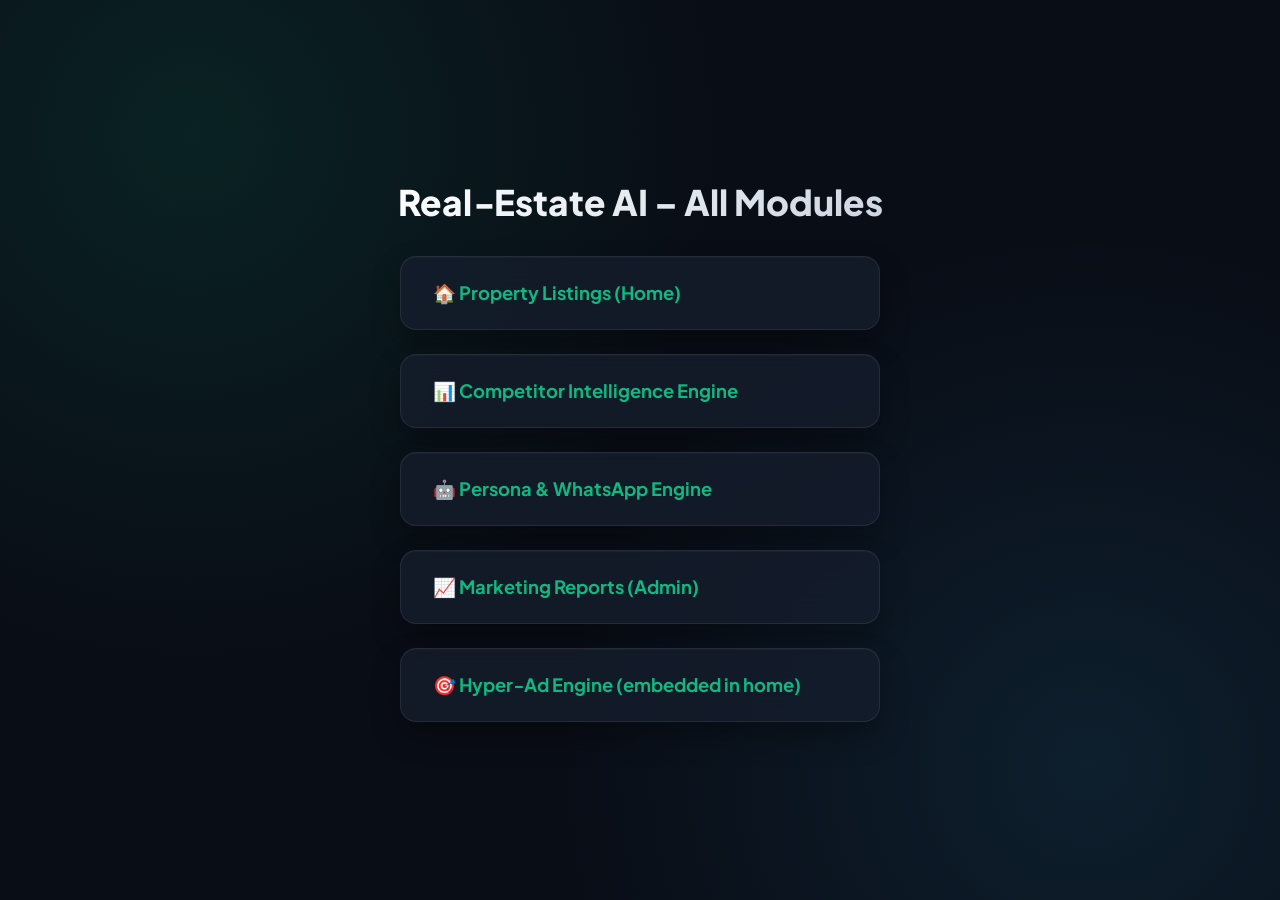
<file: dashboard.html>
<!DOCTYPE html>
<html lang="en">
<head>
  <meta charset="UTF-8" />
  <meta name="viewport" content="width=device-width, initial-scale=1.0" />
  <title>Real‑Estate AI Dashboard</title>
  <link rel="preconnect" href="https://fonts.googleapis.com">
  <link href="https://fonts.googleapis.com/css2?family=Plus+Jakarta+Sans:wght@300;400;500;600;700;800&display=swap" rel="stylesheet">
  <style>
    :root {
      --bg-dark: #090d16;
      --card-bg: rgba(22, 30, 46, 0.75);
      --card-border: rgba(255, 255, 255, 0.08);
      --primary: #10b981;
      --primary-glow: rgba(16, 185, 129, 0.3);
      --secondary: #38bdf8;
      --text-main: #f8fafc;
      --text-muted: #94a3b8;
    }
    * { box-sizing:border-box; margin:0; padding:0; font-family:'Plus Jakarta Sans',sans-serif; }
    ::selection { background:rgba(16,185,129,0.35); color:#fff; }
    ::-webkit-scrollbar       { width:10px; }
    ::-webkit-scrollbar-track  { background:var(--bg-dark); }
    ::-webkit-scrollbar-thumb  { background:#253046; border-radius:8px; border:2px solid var(--bg-dark); }

    body {
      display:flex; flex-direction:column; align-items:center; justify-content:center;
      min-height:100vh;
      background-color:var(--bg-dark);
      background-image:
        radial-gradient(circle at 15% 15%, rgba(16,185,129,0.12) 0%, transparent 40%),
        radial-gradient(circle at 85% 85%, rgba(56,189,248,0.10) 0%, transparent 40%);
      color:var(--text-main);
      padding:2rem 1rem;
      gap:1.5rem;
    }

    h1 {
      font-size:2.2rem; font-weight:800;
      background:linear-gradient(135deg,#ffffff 0%,#cbd5e1 100%);
      -webkit-background-clip:text; -webkit-text-fill-color:transparent;
      margin-bottom:0.5rem;
    }

    .nav-card {
      padding:1.5rem 2rem; width:100%; max-width:480px;
      background:var(--card-bg); backdrop-filter:blur(16px);
      border:1px solid var(--card-border); border-radius:16px;
      box-shadow:0 14px 30px rgba(0,0,0,0.3), inset 0 1px 0 rgba(255,255,255,0.03);
      transition:transform .3s cubic-bezier(0.16,1,0.3,1), border-color .3s ease, box-shadow .3s ease;
    }
    .nav-card:hover {
      transform:translateY(-4px);
      border-color:rgba(16,185,129,0.35);
      box-shadow:0 18px 36px rgba(0,0,0,0.4), 0 0 0 1px rgba(16,185,129,0.12);
    }
    a {
      color:var(--primary); text-decoration:none;
      font-size:1.15rem; font-weight:700;
      transition:color .2s ease;
    }
    a:hover { color:#34d399; }
  </style>
</head>
<body>
  <h1>Real‑Estate AI – All Modules</h1>
  <div class="nav-card"><a href="/">🏠 Property Listings (Home)</a></div>
  <div class="nav-card"><a href="/competitor">📊 Competitor Intelligence Engine</a></div>
  <div class="nav-card"><a href="/persona_app.html">🤖 Persona &amp; WhatsApp Engine</a></div>
  <div class="nav-card"><a href="/competitor">📈 Marketing Reports (Admin)</a></div>
  <div class="nav-card"><a href="/">🎯 Hyper‑Ad Engine (embedded in home)</a></div>
</body>
</html>
</file>
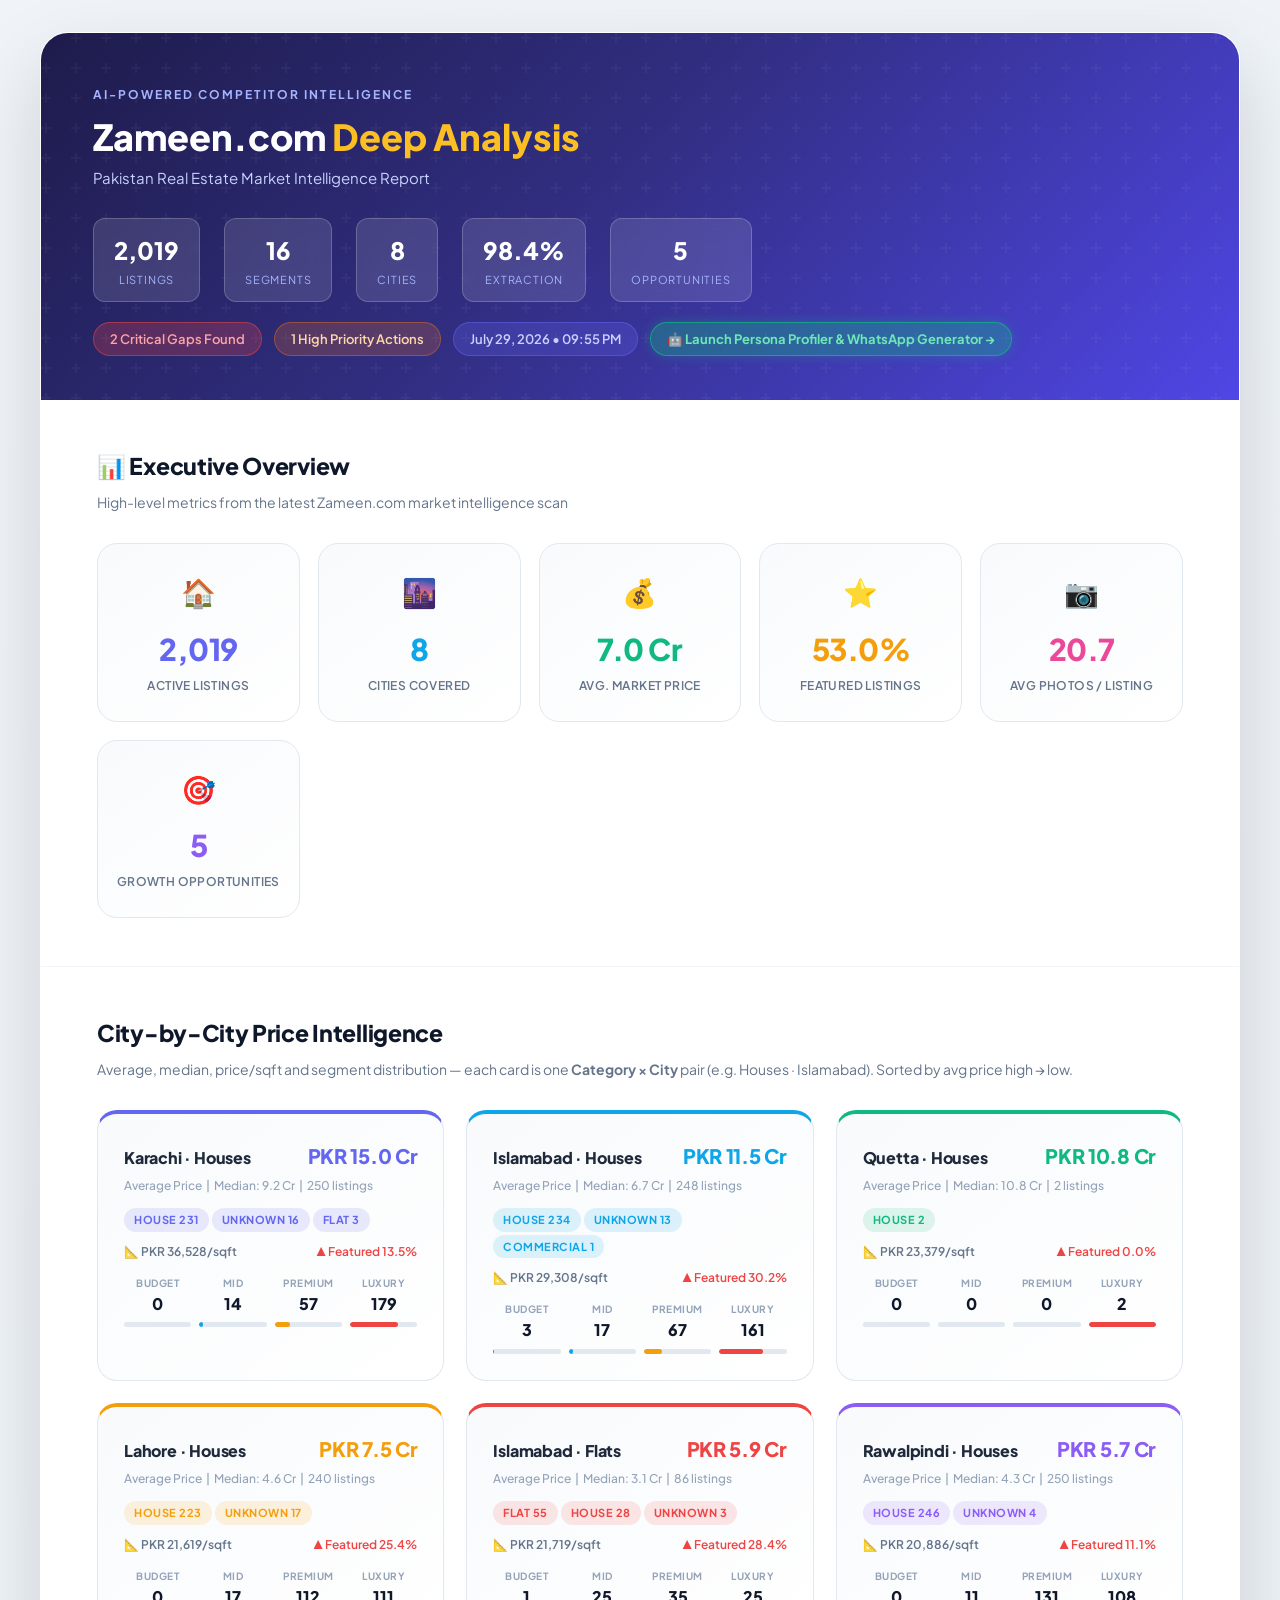
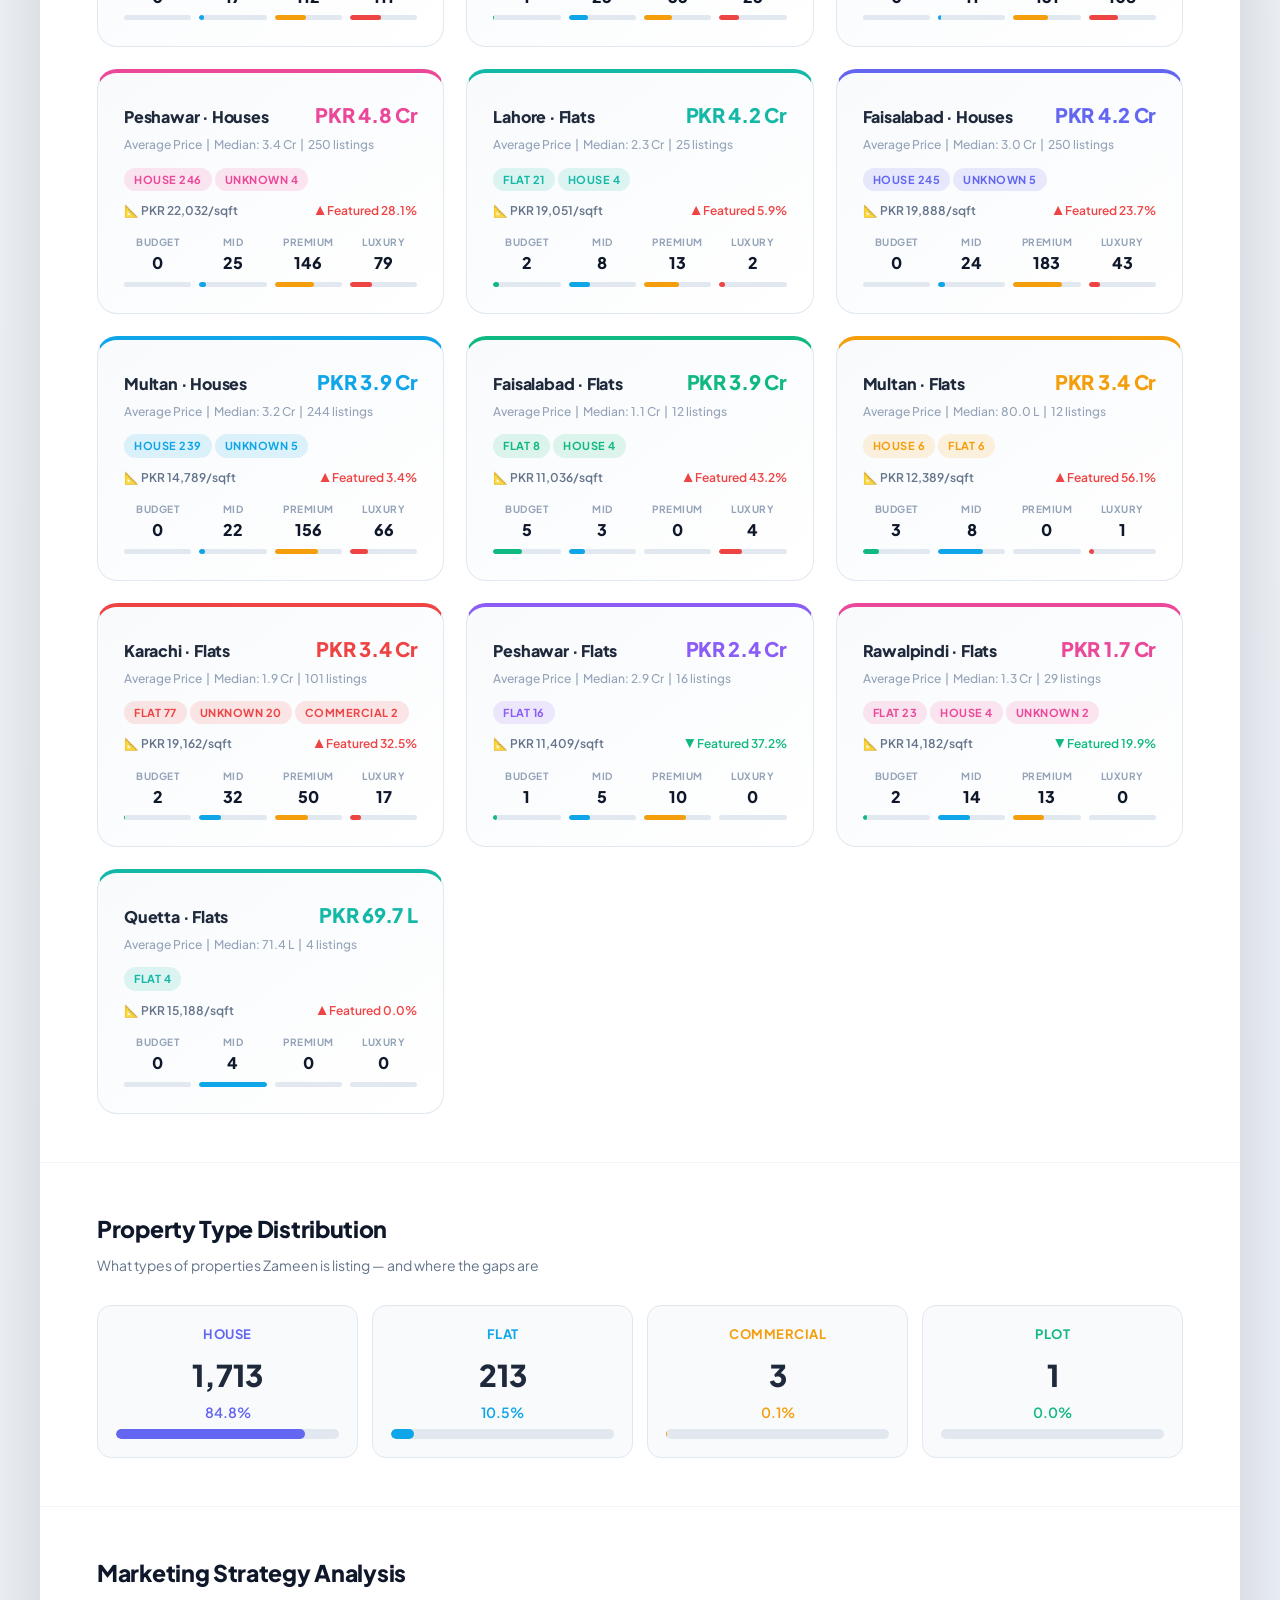
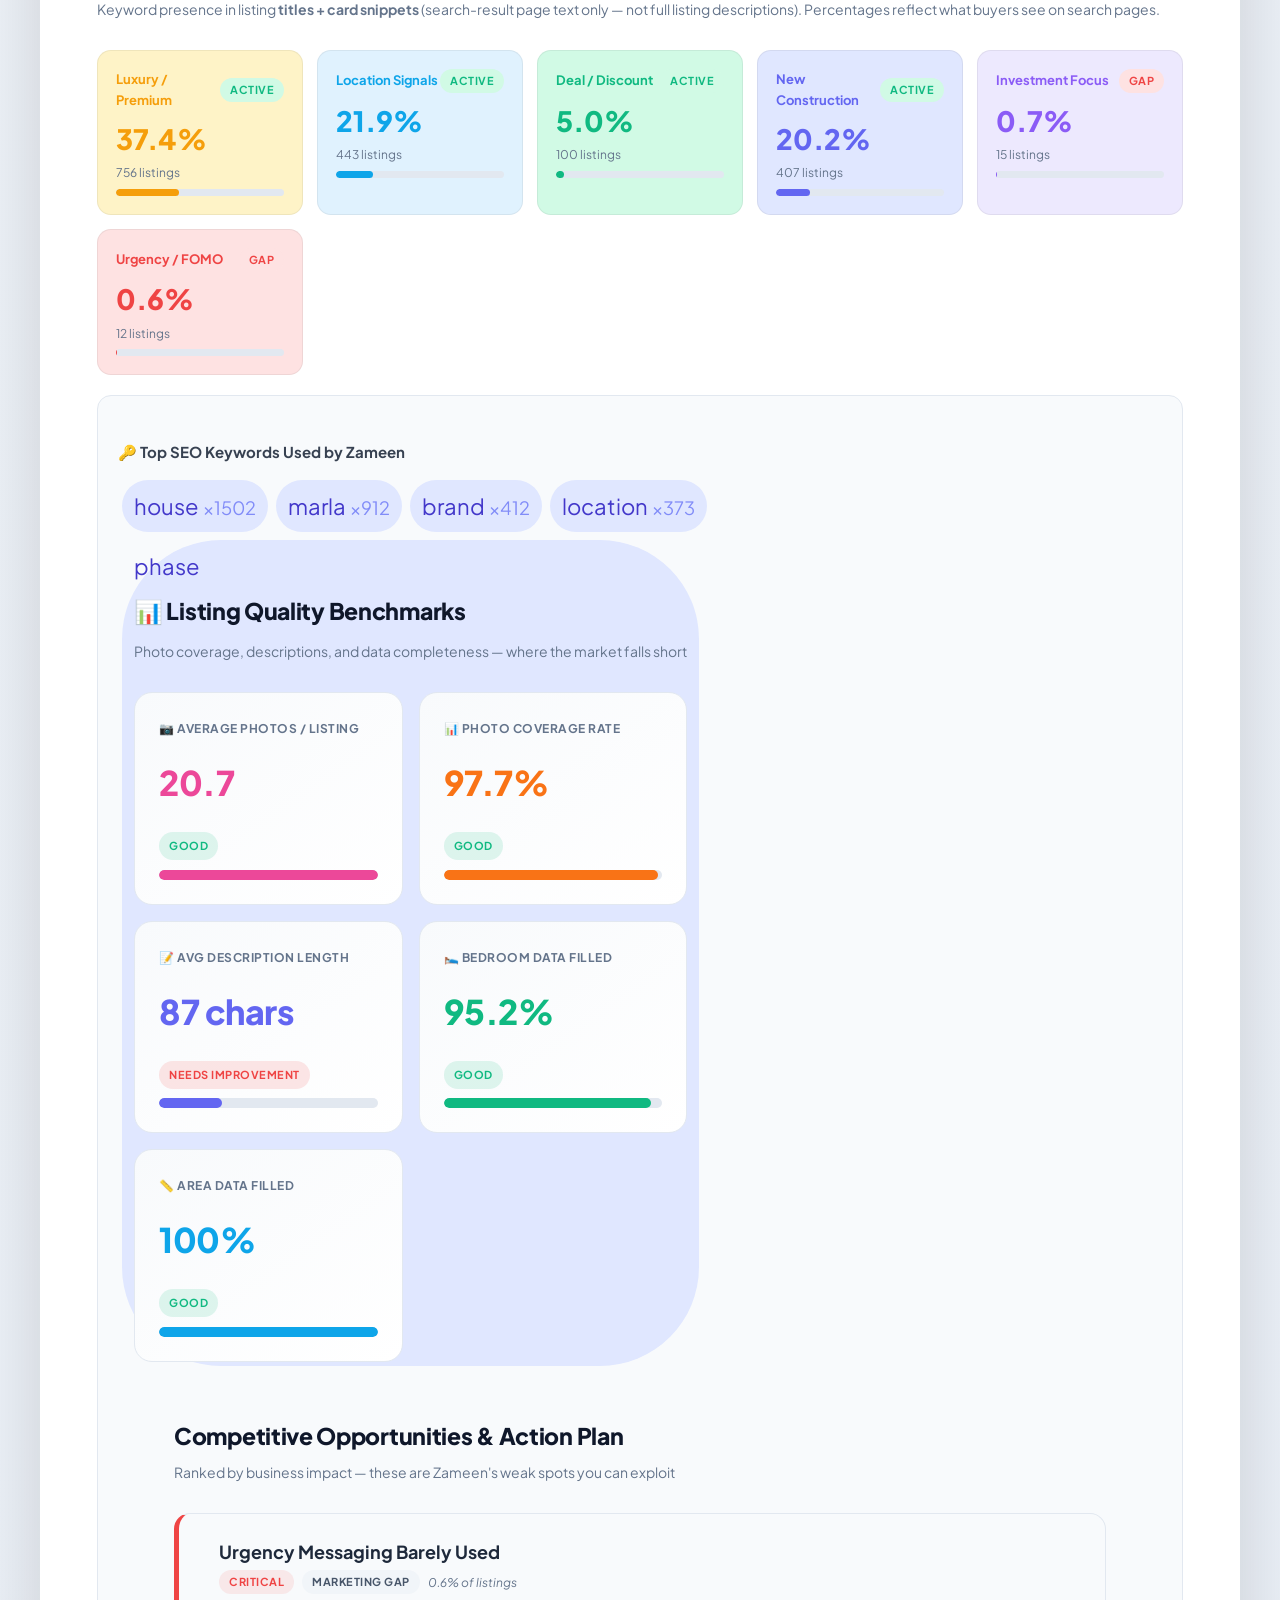
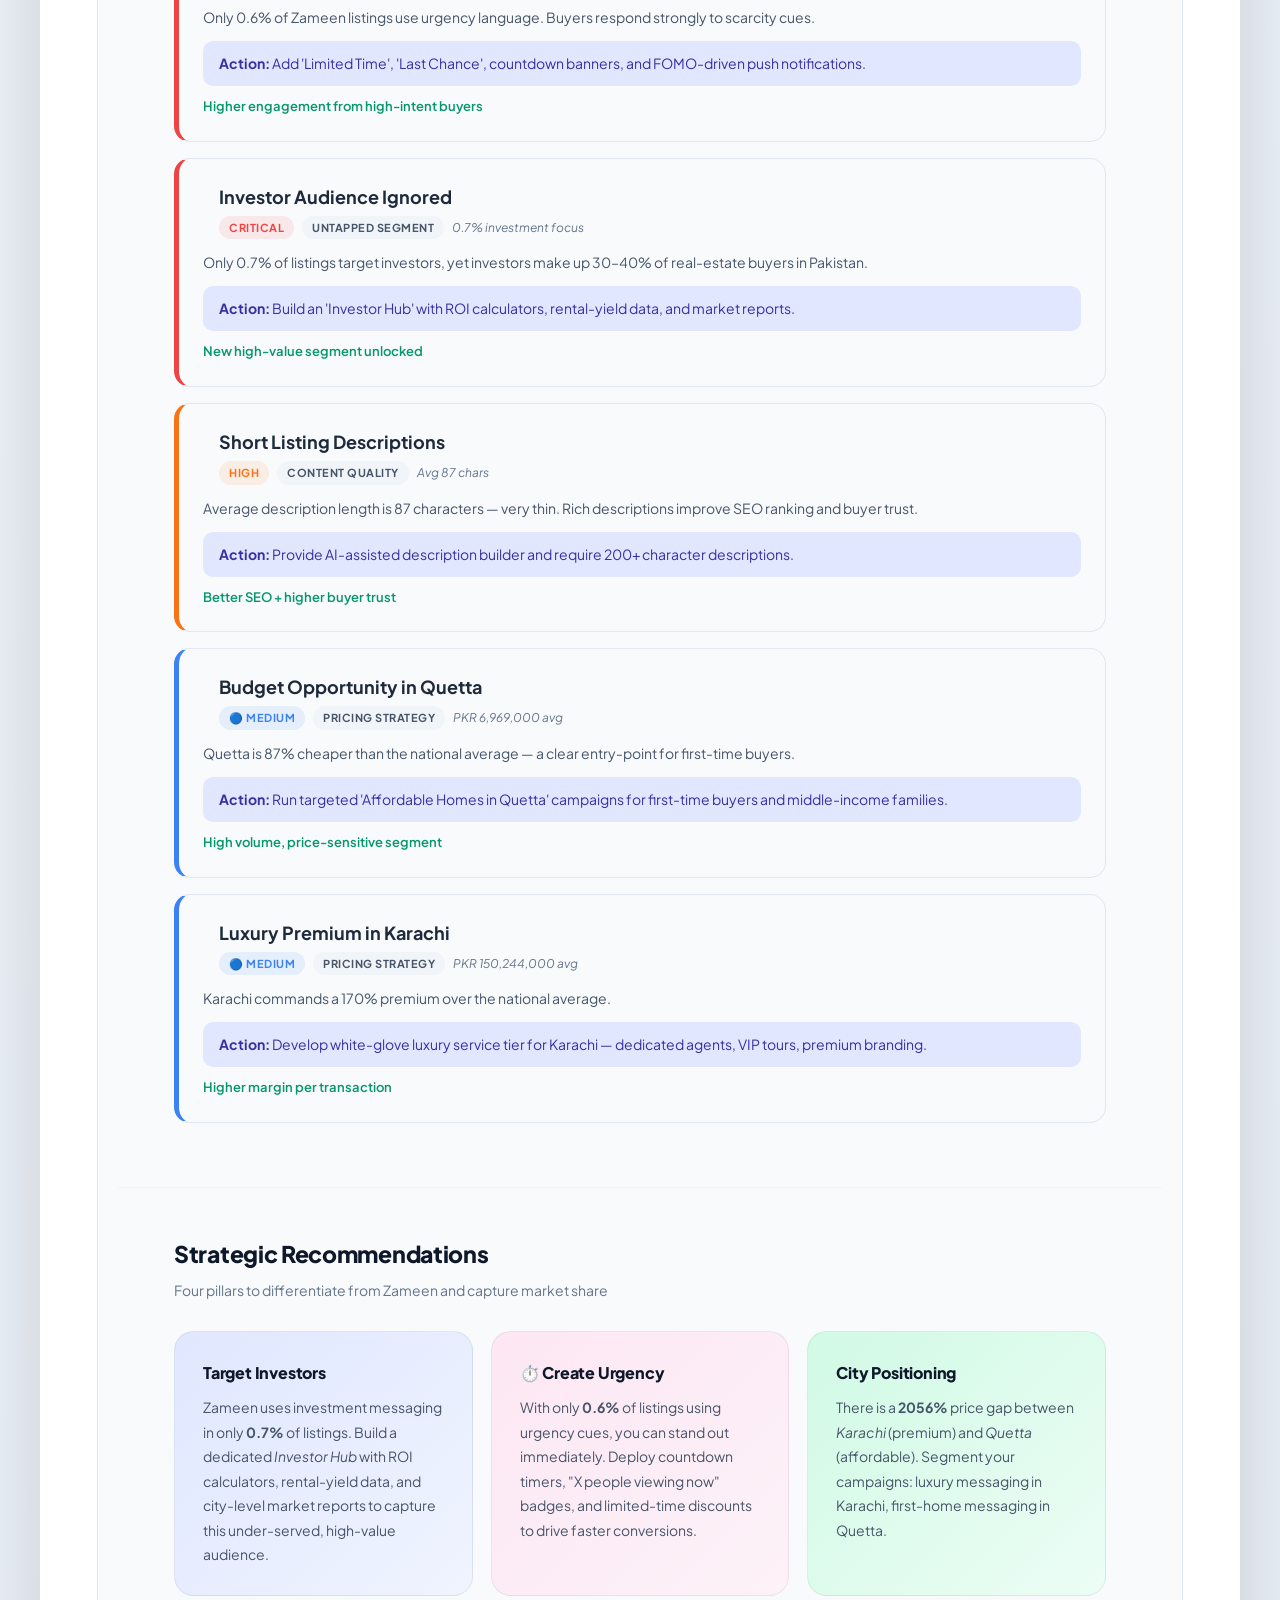
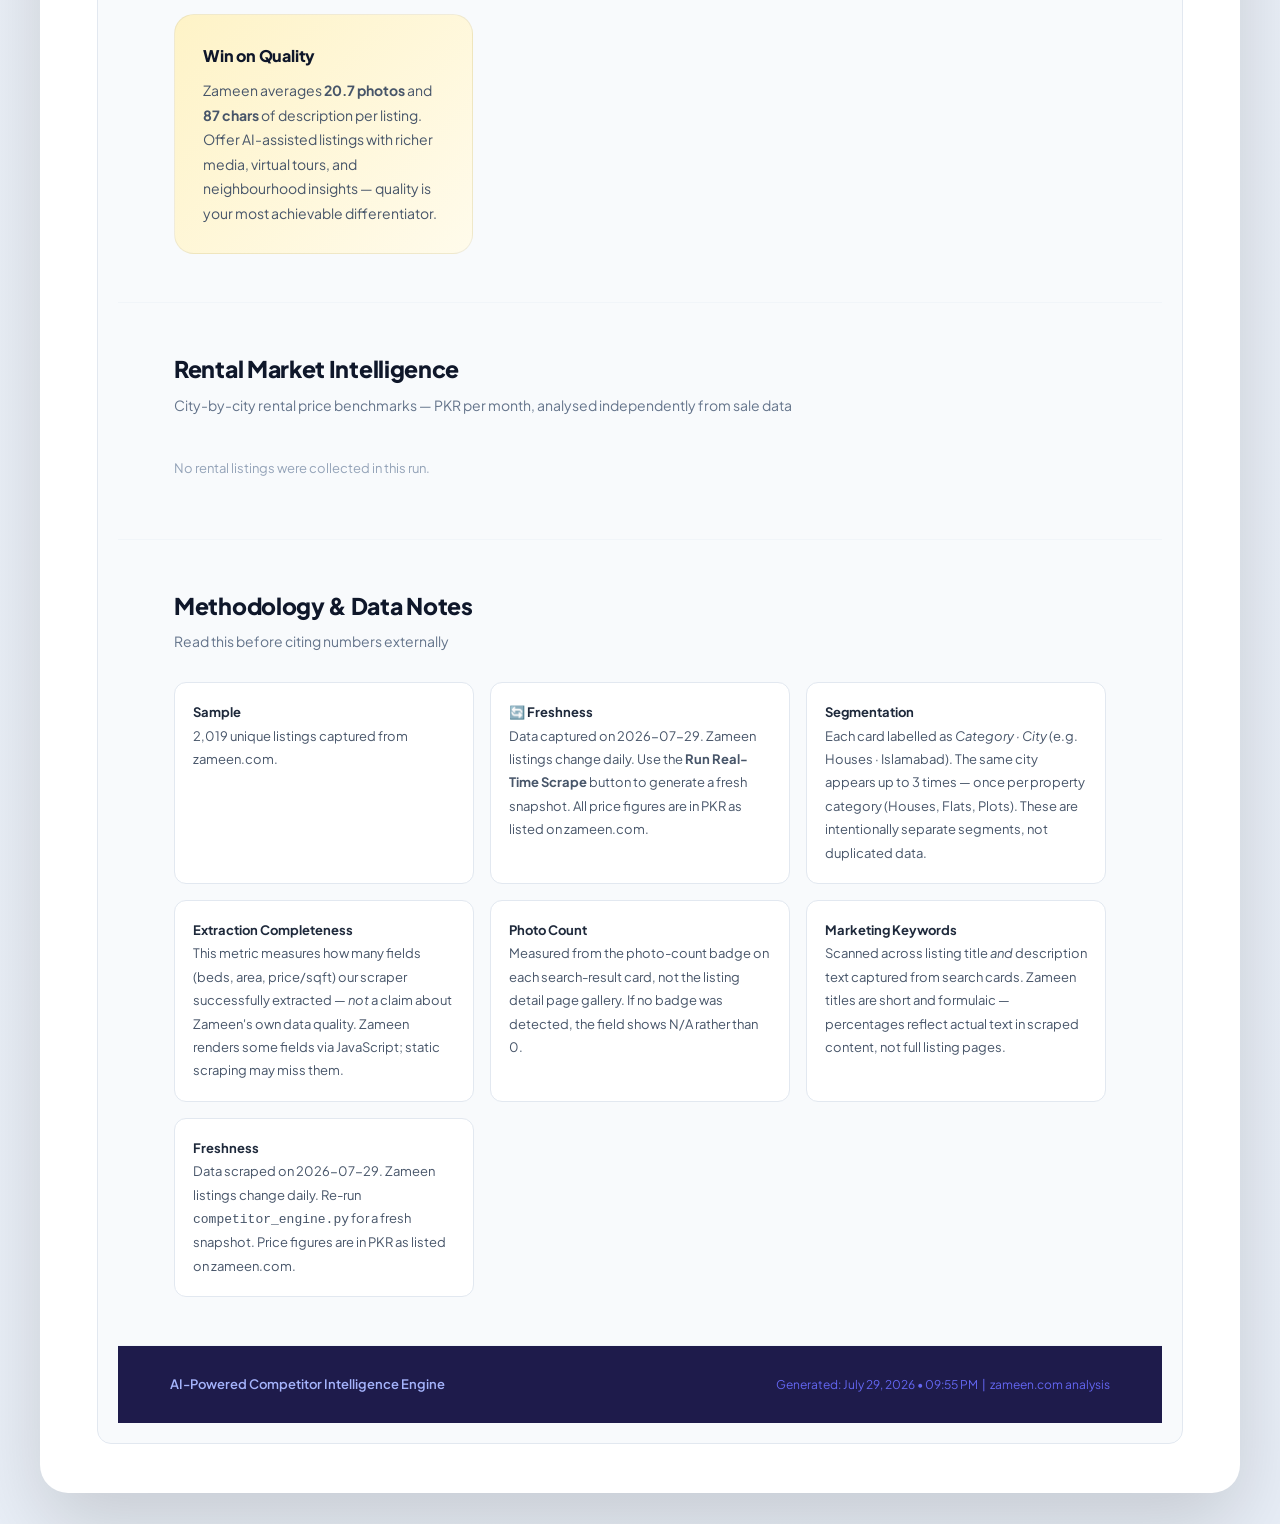
<file: data/competitor_report.html>
<!DOCTYPE html>
<html lang="en">
<head>
<meta charset="UTF-8">
<meta name="viewport" content="width=device-width, initial-scale=1.0">
<title>Zameen Competitor Intelligence Report</title>
<link rel="preconnect" href="https://fonts.googleapis.com">
<link href="https://fonts.googleapis.com/css2?family=Plus+Jakarta+Sans:wght@300;400;500;600;700;800&display=swap" rel="stylesheet">
<style>
/* ── Reset & base ───────────────────────────────── */
*,*::before,*::after{box-sizing:border-box;margin:0;padding:0}
body{font-family:'Plus Jakarta Sans','Segoe UI',system-ui,-apple-system,sans-serif;
   background:linear-gradient(135deg,#f0f4f8 0%,#e8eef7 100%);
   color:#1e293b;line-height:1.6;padding:32px 20px;min-height:100vh}
a{color:inherit;text-decoration:none}

/* ── Page wrapper ───────────────────────────────── */
.page{max-width:1200px;margin:0 auto;background:#fff;
    border-radius:28px;box-shadow:0 32px 80px rgba(0,0,0,.15);overflow:hidden;border:1px solid rgba(255,255,255,.8)}

/* ── Hero header ────────────────────────────────── */
.hero{background:linear-gradient(135deg,#1e1b4b 0%,#312e81 45%,#4f46e5 100%);
    padding:52px 52px 44px;color:#fff;position:relative;overflow:hidden}
.hero::before{content:'';position:absolute;inset:0;
        background:url("data:image/svg+xml,%3Csvg width='60' height='60' viewBox='0 0 60 60' xmlns='http://www.w3.org/2000/svg'%3E%3Cg fill='none' fill-rule='evenodd'%3E%3Cg fill='%23ffffff' fill-opacity='0.04'%3E%3Cpath d='M36 34v-4h-2v4h-4v2h4v4h2v-4h4v-2h-4zm0-30V0h-2v4h-4v2h4v4h2V6h4V4h-4zM6 34v-4H4v4H0v2h4v4h2v-4h4v-2H6zM6 4V0H4v4H0v2h4v4h2V6h4V4H6z'/%3E%3C/g%3E%3C/g%3E%3C/svg%3E")}
.hero-inner{position:relative;z-index:1}
.hero-eyebrow{font-size:12px;font-weight:700;letter-spacing:2px;text-transform:uppercase;
        color:#a5b4fc;margin-bottom:12px}
.hero h1{font-size:36px;font-weight:800;line-height:1.15;margin-bottom:8px}
.hero h1 span{color:#fbbf24}
.hero-sub{font-size:15px;color:#c7d2fe;margin-top:4px}
.hero-meta{display:flex;gap:24px;margin-top:28px;flex-wrap:wrap}
.hero-badge{background:rgba(255,255,255,.12);border:1px solid rgba(255,255,255,.2);
       backdrop-filter:blur(8px);border-radius:12px;padding:12px 20px;text-align:center}
.hero-badge .hb-val{font-size:24px;font-weight:800;color:#fff}
.hero-badge .hb-lbl{font-size:11px;color:#a5b4fc;text-transform:uppercase;letter-spacing:.8px;margin-top:2px}
.alert-strip{display:flex;gap:12px;margin-top:20px;flex-wrap:wrap}
.alert-pill{background:rgba(239,68,68,.25);border:1px solid rgba(239,68,68,.5);
       border-radius:99px;padding:6px 16px;font-size:13px;color:#fca5a5;font-weight:600}
.alert-pill.warn{background:rgba(249,115,22,.2);border-color:rgba(249,115,22,.4);color:#fed7aa}

/* ── Section wrapper ────────────────────────────── */
.section{padding:48px 56px;border-bottom:1px solid #f1f5f9}
.section:last-child{border-bottom:none}
.section-title{font-size:23px;font-weight:800;color:#0f172a;margin-bottom:6px;
        display:flex;align-items:center;gap:10px;letter-spacing:-.3px}
.section-desc{font-size:14px;color:#64748b;margin-bottom:28px;line-height:1.7}
.section-sub-title{font-size:15px;font-weight:700;color:#374151;margin-top:24px;margin-bottom:10px}

/* ── KPI grid ───────────────────────────────────── */
.kpi-grid{display:grid;grid-template-columns:repeat(auto-fit,minmax(170px,1fr));gap:18px}
.kpi-card{background:linear-gradient(145deg,#f8fafc,#fff);border-radius:20px;padding:26px 18px;text-align:center;
      border:1px solid #e2e8f0;transition:transform .25s,box-shadow .25s}
.kpi-card:hover{transform:translateY(-5px);box-shadow:0 16px 40px rgba(0,0,0,.1)}
.kpi-icon{font-size:28px;margin-bottom:10px}
.kpi-value{font-size:30px;font-weight:800;letter-spacing:-.5px}
.kpi-label{font-size:12px;color:#64748b;margin-top:5px;line-height:1.4;font-weight:600;text-transform:uppercase;letter-spacing:.4px}

/* ── City grid ──────────────────────────────────── */
.city-grid{display:grid;grid-template-columns:repeat(auto-fit,minmax(280px,1fr));gap:22px}
.city-card{background:linear-gradient(145deg,#f8fafc,#fff);border-radius:20px;padding:26px;border:1px solid #e2e8f0;
      transition:transform .25s,box-shadow .25s}
.city-card:hover{transform:translateY(-5px);box-shadow:0 16px 40px rgba(0,0,0,.1)}
.city-header{display:flex;justify-content:space-between;align-items:baseline;margin-bottom:4px}
.city-name{font-size:16px;font-weight:800;letter-spacing:-.2px}
.city-price{font-size:20px;font-weight:800;letter-spacing:-.3px}
.city-sub{font-size:12px;color:#94a3b8;margin-bottom:10px;font-weight:500}
.city-meta{font-size:12px;color:#64748b;display:flex;justify-content:space-between;
      margin-bottom:12px;font-weight:600}
.dist-row{display:grid;grid-template-columns:repeat(4,1fr);gap:8px;margin-top:14px}
.dist-item{text-align:center}
.dist-label{font-size:10px;color:#94a3b8;text-transform:uppercase;letter-spacing:.5px;font-weight:700}
.dist-val{font-size:16px;font-weight:800;color:#0f172a}

/* ── Marketing grid ─────────────────────────────── */
.mkt-grid{display:grid;grid-template-columns:repeat(auto-fit,minmax(200px,1fr));gap:14px}
.mkt-card{border-radius:14px;padding:18px;border:1px solid rgba(0,0,0,.06)}
.mkt-row{display:flex;justify-content:space-between;align-items:center;margin-bottom:6px}
.mkt-label{font-size:13px;font-weight:700}
.mkt-stat{font-size:28px;font-weight:800;margin:4px 0 2px}
.mkt-count{font-size:12px;color:#64748b}
.keyword-cloud{background:#f8fafc;border-radius:14px;padding:20px;margin-top:20px;
        border:1px solid #e2e8f0}

/* ── Property distribution ──────────────────────── */
.prop-grid{display:grid;grid-template-columns:repeat(auto-fit,minmax(160px,1fr));gap:14px}
.prop-card{background:#f8fafc;border-radius:14px;padding:18px;text-align:center;
      border:1px solid #e2e8f0}
.prop-type{font-size:13px;font-weight:700;text-transform:uppercase;letter-spacing:.5px}
.prop-count{font-size:30px;font-weight:800;color:#1e293b;margin:6px 0 2px}
.prop-pct{font-size:14px;font-weight:600;margin-bottom:6px}

/* ── Quality cards ──────────────────────────────── */
.quality-grid{display:grid;grid-template-columns:repeat(auto-fit,minmax(210px,1fr));gap:16px}
.quality-card{background:linear-gradient(145deg,#f8fafc,#fff);border-radius:18px;padding:24px;border:1px solid #e2e8f0;transition:transform .25s,box-shadow .25s}
.quality-card:hover{transform:translateY(-4px);box-shadow:0 12px 30px rgba(0,0,0,.08)}
.quality-label{font-size:12px;color:#64748b;margin-bottom:8px;font-weight:700;text-transform:uppercase;letter-spacing:.5px}
.quality-val{font-size:34px;font-weight:800;color:#0f172a;margin-bottom:8px;letter-spacing:-.5px}

/* ── Suggestions ────────────────────────────────── */
.suggestion{background:#f8fafc;border-radius:16px;padding:24px;margin-bottom:16px;
       border:1px solid #e2e8f0}
.sug-header{display:flex;gap:16px;align-items:flex-start;margin-bottom:12px}
.sug-icon{font-size:32px;flex-shrink:0}
.sug-title{font-size:18px;font-weight:700;color:#1e293b}
.sug-stat{font-size:12px;color:#64748b;font-style:italic}
.sug-desc{font-size:14px;color:#475569;margin-bottom:12px;line-height:1.65}
.sug-action{background:#e0e7ff;border-radius:10px;padding:12px 16px;
       font-size:14px;color:#3730a3;margin-bottom:10px;line-height:1.5}
.sug-impact{font-size:13px;color:#059669;font-weight:600}

/* ── Strategy grid ──────────────────────────────── */
.strategy-grid{display:grid;grid-template-columns:repeat(auto-fit,minmax(250px,1fr));gap:18px}
.strat-card{border-radius:20px;padding:28px;border:1px solid rgba(0,0,0,.06);transition:transform .25s,box-shadow .25s}
.strat-card:hover{transform:translateY(-4px);box-shadow:0 12px 30px rgba(0,0,0,.08)}
.strat-title{font-size:16px;font-weight:800;color:#0f172a;margin-bottom:10px;letter-spacing:-.2px}
.strat-body{font-size:14px;color:#475569;line-height:1.75}

/* ── Footer ─────────────────────────────────────── */
.footer{background:#1e1b4b;padding:28px 52px;display:flex;
     justify-content:space-between;align-items:center;flex-wrap:wrap;gap:12px}
.footer-brand{color:#a5b4fc;font-size:13px;font-weight:600}
.footer-ts{color:#6366f1;font-size:12px}

/* ── Responsive ─────────────────────────────────── */
@media(max-width:640px){
 .hero,.section{padding:28px 24px}
 .hero h1{font-size:24px}
 .footer{padding:20px 24px}
}
</style>
</head>
<body>
<div class="page">

<!-- ═══════════════════ HERO ═══════════════════ -->
<div class="hero">
 <div class="hero-inner">
  <div class="hero-eyebrow">AI-Powered Competitor Intelligence</div>
  <h1> Zameen.com <span>Deep Analysis</span></h1>
  <div class="hero-sub">Pakistan Real Estate Market Intelligence Report</div>

  <div class="hero-meta">
   <div class="hero-badge">
    <div class="hb-val">2,019</div>
    <div class="hb-lbl">Listings</div>
   </div>
   <div class="hero-badge">
    <div class="hb-val">16</div>
    <div class="hb-lbl">Segments</div>
   </div>
   <div class="hero-badge">
    <div class="hb-val">8</div>
    <div class="hb-lbl">Cities</div>
   </div>
   <div class="hero-badge">
    <div class="hb-val">98.4%</div>
    <div class="hb-lbl">Extraction</div>
   </div>
   <div class="hero-badge">
    <div class="hb-val">5</div>
    <div class="hb-lbl">Opportunities</div>
   </div>
  </div>

  <div class="alert-strip">
   <div class="alert-pill"> 2 Critical Gaps Found</div>
   <div class="alert-pill warn"> 1 High Priority Actions</div>
    <div class="alert-pill" style="background:rgba(99,102,241,.25);border-color:rgba(99,102,241,.5);color:#c7d2fe">
     July 29, 2026 • 09:55 PM
    </div>
    <a href="../persona_app.html" target="_blank" class="alert-pill" style="background:rgba(16,185,129,.35);border-color:rgba(16,185,129,.7);color:#6ee7b7;text-decoration:none;font-weight:700;box-shadow:0 0 12px rgba(16,185,129,.3)">
     🤖 Launch Persona Profiler & WhatsApp Generator →
    </a>
   </div>
 </div>
</div>

<!-- ═══════════════════ KPIs ═══════════════════ -->
<div class="section">
 <div class="section-title">📊 Executive Overview</div>
 <div class="section-desc">High-level metrics from the latest Zameen.com market intelligence scan</div>
 <div class="kpi-grid">
      <div class="kpi-card">
        <div class="kpi-icon" style="color:#6366f1">🏠</div>
        <div class="kpi-value" style="color:#6366f1">2,019</div>
        <div class="kpi-label">Active Listings</div>
      </div>
      <div class="kpi-card">
        <div class="kpi-icon" style="color:#0ea5e9">🌆</div>
        <div class="kpi-value" style="color:#0ea5e9">8</div>
        <div class="kpi-label">Cities Covered</div>
      </div>
      <div class="kpi-card">
        <div class="kpi-icon" style="color:#10b981">💰</div>
        <div class="kpi-value" style="color:#10b981">7.0 Cr</div>
        <div class="kpi-label">Avg. Market Price</div>
      </div>
      <div class="kpi-card">
        <div class="kpi-icon" style="color:#f59e0b">⭐</div>
        <div class="kpi-value" style="color:#f59e0b">53.0%</div>
        <div class="kpi-label">Featured Listings</div>
      </div>
      <div class="kpi-card">
        <div class="kpi-icon" style="color:#ec4899">📷</div>
        <div class="kpi-value" style="color:#ec4899">20.7</div>
        <div class="kpi-label">Avg Photos / Listing</div>
      </div>
      <div class="kpi-card">
        <div class="kpi-icon" style="color:#8b5cf6">🎯</div>
        <div class="kpi-value" style="color:#8b5cf6">5</div>
        <div class="kpi-label">Growth Opportunities</div>
      </div></div>
</div>

<!-- ═══════════════════ CITIES ═══════════════════ -->
<div class="section">
 <div class="section-title"> City-by-City Price Intelligence</div>
 <div class="section-desc">Average, median, price/sqft and segment distribution — each card is one <strong>Category × City</strong> pair (e.g. Houses · Islamabad). Sorted by avg price high → low.</div>
 <div class="city-grid">
      <div class="city-card" style="border-top:4px solid #6366f1">
        <div class="city-header">
          <span class="city-name"> Karachi · Houses</span>
          <span class="city-price" style="color:#6366f1">PKR 15.0 Cr</span>
        </div>
        <div class="city-sub">Average Price &nbsp;|&nbsp; Median: 9.2 Cr &nbsp;|&nbsp; 250 listings</div>
        
        <div style="margin:10px 0"><span style="display:inline-block;background:#6366f122;color:#6366f1;padding:3px 10px;border-radius:99px;font-size:11px;font-weight:700;letter-spacing:.5px;text-transform:uppercase">House 231</span> <span style="display:inline-block;background:#6366f122;color:#6366f1;padding:3px 10px;border-radius:99px;font-size:11px;font-weight:700;letter-spacing:.5px;text-transform:uppercase">Unknown 16</span> <span style="display:inline-block;background:#6366f122;color:#6366f1;padding:3px 10px;border-radius:99px;font-size:11px;font-weight:700;letter-spacing:.5px;text-transform:uppercase">Flat 3</span></div>
        <div class="city-meta">
          <span>📐 PKR 36,528/sqft</span>
          <span style="color:#ef4444">▲ Featured 13.5%</span>
        </div>
        <div class="dist-row">
          <div class="dist-item">
            <div class="dist-label">Budget</div>
            <div class="dist-val">0</div>
            <div style="background:#e2e8f0;border-radius:99px;height:5px;overflow:hidden;margin-top:6px"><div style="width:0%;background:#10b981;height:100%;border-radius:99px;transition:width .6s ease"></div></div>
          </div>
          <div class="dist-item">
            <div class="dist-label">Mid</div>
            <div class="dist-val">14</div>
            <div style="background:#e2e8f0;border-radius:99px;height:5px;overflow:hidden;margin-top:6px"><div style="width:6%;background:#0ea5e9;height:100%;border-radius:99px;transition:width .6s ease"></div></div>
          </div>
          <div class="dist-item">
            <div class="dist-label">Premium</div>
            <div class="dist-val">57</div>
            <div style="background:#e2e8f0;border-radius:99px;height:5px;overflow:hidden;margin-top:6px"><div style="width:23%;background:#f59e0b;height:100%;border-radius:99px;transition:width .6s ease"></div></div>
          </div>
          <div class="dist-item">
            <div class="dist-label">Luxury</div>
            <div class="dist-val">179</div>
            <div style="background:#e2e8f0;border-radius:99px;height:5px;overflow:hidden;margin-top:6px"><div style="width:72%;background:#ef4444;height:100%;border-radius:99px;transition:width .6s ease"></div></div>
          </div>
        </div>
      </div>
      <div class="city-card" style="border-top:4px solid #0ea5e9">
        <div class="city-header">
          <span class="city-name"> Islamabad · Houses</span>
          <span class="city-price" style="color:#0ea5e9">PKR 11.5 Cr</span>
        </div>
        <div class="city-sub">Average Price &nbsp;|&nbsp; Median: 6.7 Cr &nbsp;|&nbsp; 248 listings</div>
        
        <div style="margin:10px 0"><span style="display:inline-block;background:#0ea5e922;color:#0ea5e9;padding:3px 10px;border-radius:99px;font-size:11px;font-weight:700;letter-spacing:.5px;text-transform:uppercase">House 234</span> <span style="display:inline-block;background:#0ea5e922;color:#0ea5e9;padding:3px 10px;border-radius:99px;font-size:11px;font-weight:700;letter-spacing:.5px;text-transform:uppercase">Unknown 13</span> <span style="display:inline-block;background:#0ea5e922;color:#0ea5e9;padding:3px 10px;border-radius:99px;font-size:11px;font-weight:700;letter-spacing:.5px;text-transform:uppercase">Commercial 1</span></div>
        <div class="city-meta">
          <span>📐 PKR 29,308/sqft</span>
          <span style="color:#ef4444">▲ Featured 30.2%</span>
        </div>
        <div class="dist-row">
          <div class="dist-item">
            <div class="dist-label">Budget</div>
            <div class="dist-val">3</div>
            <div style="background:#e2e8f0;border-radius:99px;height:5px;overflow:hidden;margin-top:6px"><div style="width:1%;background:#10b981;height:100%;border-radius:99px;transition:width .6s ease"></div></div>
          </div>
          <div class="dist-item">
            <div class="dist-label">Mid</div>
            <div class="dist-val">17</div>
            <div style="background:#e2e8f0;border-radius:99px;height:5px;overflow:hidden;margin-top:6px"><div style="width:7%;background:#0ea5e9;height:100%;border-radius:99px;transition:width .6s ease"></div></div>
          </div>
          <div class="dist-item">
            <div class="dist-label">Premium</div>
            <div class="dist-val">67</div>
            <div style="background:#e2e8f0;border-radius:99px;height:5px;overflow:hidden;margin-top:6px"><div style="width:27%;background:#f59e0b;height:100%;border-radius:99px;transition:width .6s ease"></div></div>
          </div>
          <div class="dist-item">
            <div class="dist-label">Luxury</div>
            <div class="dist-val">161</div>
            <div style="background:#e2e8f0;border-radius:99px;height:5px;overflow:hidden;margin-top:6px"><div style="width:65%;background:#ef4444;height:100%;border-radius:99px;transition:width .6s ease"></div></div>
          </div>
        </div>
      </div>
      <div class="city-card" style="border-top:4px solid #10b981">
        <div class="city-header">
          <span class="city-name"> Quetta · Houses</span>
          <span class="city-price" style="color:#10b981">PKR 10.8 Cr</span>
        </div>
        <div class="city-sub">Average Price &nbsp;|&nbsp; Median: 10.8 Cr &nbsp;|&nbsp; 2 listings</div>
        
        <div style="margin:10px 0"><span style="display:inline-block;background:#10b98122;color:#10b981;padding:3px 10px;border-radius:99px;font-size:11px;font-weight:700;letter-spacing:.5px;text-transform:uppercase">House 2</span></div>
        <div class="city-meta">
          <span>📐 PKR 23,379/sqft</span>
          <span style="color:#ef4444">▲ Featured 0.0%</span>
        </div>
        <div class="dist-row">
          <div class="dist-item">
            <div class="dist-label">Budget</div>
            <div class="dist-val">0</div>
            <div style="background:#e2e8f0;border-radius:99px;height:5px;overflow:hidden;margin-top:6px"><div style="width:0%;background:#10b981;height:100%;border-radius:99px;transition:width .6s ease"></div></div>
          </div>
          <div class="dist-item">
            <div class="dist-label">Mid</div>
            <div class="dist-val">0</div>
            <div style="background:#e2e8f0;border-radius:99px;height:5px;overflow:hidden;margin-top:6px"><div style="width:0%;background:#0ea5e9;height:100%;border-radius:99px;transition:width .6s ease"></div></div>
          </div>
          <div class="dist-item">
            <div class="dist-label">Premium</div>
            <div class="dist-val">0</div>
            <div style="background:#e2e8f0;border-radius:99px;height:5px;overflow:hidden;margin-top:6px"><div style="width:0%;background:#f59e0b;height:100%;border-radius:99px;transition:width .6s ease"></div></div>
          </div>
          <div class="dist-item">
            <div class="dist-label">Luxury</div>
            <div class="dist-val">2</div>
            <div style="background:#e2e8f0;border-radius:99px;height:5px;overflow:hidden;margin-top:6px"><div style="width:100%;background:#ef4444;height:100%;border-radius:99px;transition:width .6s ease"></div></div>
          </div>
        </div>
      </div>
      <div class="city-card" style="border-top:4px solid #f59e0b">
        <div class="city-header">
          <span class="city-name"> Lahore · Houses</span>
          <span class="city-price" style="color:#f59e0b">PKR 7.5 Cr</span>
        </div>
        <div class="city-sub">Average Price &nbsp;|&nbsp; Median: 4.6 Cr &nbsp;|&nbsp; 240 listings</div>
        
        <div style="margin:10px 0"><span style="display:inline-block;background:#f59e0b22;color:#f59e0b;padding:3px 10px;border-radius:99px;font-size:11px;font-weight:700;letter-spacing:.5px;text-transform:uppercase">House 223</span> <span style="display:inline-block;background:#f59e0b22;color:#f59e0b;padding:3px 10px;border-radius:99px;font-size:11px;font-weight:700;letter-spacing:.5px;text-transform:uppercase">Unknown 17</span></div>
        <div class="city-meta">
          <span>📐 PKR 21,619/sqft</span>
          <span style="color:#ef4444">▲ Featured 25.4%</span>
        </div>
        <div class="dist-row">
          <div class="dist-item">
            <div class="dist-label">Budget</div>
            <div class="dist-val">0</div>
            <div style="background:#e2e8f0;border-radius:99px;height:5px;overflow:hidden;margin-top:6px"><div style="width:0%;background:#10b981;height:100%;border-radius:99px;transition:width .6s ease"></div></div>
          </div>
          <div class="dist-item">
            <div class="dist-label">Mid</div>
            <div class="dist-val">17</div>
            <div style="background:#e2e8f0;border-radius:99px;height:5px;overflow:hidden;margin-top:6px"><div style="width:7%;background:#0ea5e9;height:100%;border-radius:99px;transition:width .6s ease"></div></div>
          </div>
          <div class="dist-item">
            <div class="dist-label">Premium</div>
            <div class="dist-val">112</div>
            <div style="background:#e2e8f0;border-radius:99px;height:5px;overflow:hidden;margin-top:6px"><div style="width:47%;background:#f59e0b;height:100%;border-radius:99px;transition:width .6s ease"></div></div>
          </div>
          <div class="dist-item">
            <div class="dist-label">Luxury</div>
            <div class="dist-val">111</div>
            <div style="background:#e2e8f0;border-radius:99px;height:5px;overflow:hidden;margin-top:6px"><div style="width:46%;background:#ef4444;height:100%;border-radius:99px;transition:width .6s ease"></div></div>
          </div>
        </div>
      </div>
      <div class="city-card" style="border-top:4px solid #ef4444">
        <div class="city-header">
          <span class="city-name"> Islamabad · Flats</span>
          <span class="city-price" style="color:#ef4444">PKR 5.9 Cr</span>
        </div>
        <div class="city-sub">Average Price &nbsp;|&nbsp; Median: 3.1 Cr &nbsp;|&nbsp; 86 listings</div>
        
        <div style="margin:10px 0"><span style="display:inline-block;background:#ef444422;color:#ef4444;padding:3px 10px;border-radius:99px;font-size:11px;font-weight:700;letter-spacing:.5px;text-transform:uppercase">Flat 55</span> <span style="display:inline-block;background:#ef444422;color:#ef4444;padding:3px 10px;border-radius:99px;font-size:11px;font-weight:700;letter-spacing:.5px;text-transform:uppercase">House 28</span> <span style="display:inline-block;background:#ef444422;color:#ef4444;padding:3px 10px;border-radius:99px;font-size:11px;font-weight:700;letter-spacing:.5px;text-transform:uppercase">Unknown 3</span></div>
        <div class="city-meta">
          <span>📐 PKR 21,719/sqft</span>
          <span style="color:#ef4444">▲ Featured 28.4%</span>
        </div>
        <div class="dist-row">
          <div class="dist-item">
            <div class="dist-label">Budget</div>
            <div class="dist-val">1</div>
            <div style="background:#e2e8f0;border-radius:99px;height:5px;overflow:hidden;margin-top:6px"><div style="width:1%;background:#10b981;height:100%;border-radius:99px;transition:width .6s ease"></div></div>
          </div>
          <div class="dist-item">
            <div class="dist-label">Mid</div>
            <div class="dist-val">25</div>
            <div style="background:#e2e8f0;border-radius:99px;height:5px;overflow:hidden;margin-top:6px"><div style="width:29%;background:#0ea5e9;height:100%;border-radius:99px;transition:width .6s ease"></div></div>
          </div>
          <div class="dist-item">
            <div class="dist-label">Premium</div>
            <div class="dist-val">35</div>
            <div style="background:#e2e8f0;border-radius:99px;height:5px;overflow:hidden;margin-top:6px"><div style="width:41%;background:#f59e0b;height:100%;border-radius:99px;transition:width .6s ease"></div></div>
          </div>
          <div class="dist-item">
            <div class="dist-label">Luxury</div>
            <div class="dist-val">25</div>
            <div style="background:#e2e8f0;border-radius:99px;height:5px;overflow:hidden;margin-top:6px"><div style="width:29%;background:#ef4444;height:100%;border-radius:99px;transition:width .6s ease"></div></div>
          </div>
        </div>
      </div>
      <div class="city-card" style="border-top:4px solid #8b5cf6">
        <div class="city-header">
          <span class="city-name"> Rawalpindi · Houses</span>
          <span class="city-price" style="color:#8b5cf6">PKR 5.7 Cr</span>
        </div>
        <div class="city-sub">Average Price &nbsp;|&nbsp; Median: 4.3 Cr &nbsp;|&nbsp; 250 listings</div>
        
        <div style="margin:10px 0"><span style="display:inline-block;background:#8b5cf622;color:#8b5cf6;padding:3px 10px;border-radius:99px;font-size:11px;font-weight:700;letter-spacing:.5px;text-transform:uppercase">House 246</span> <span style="display:inline-block;background:#8b5cf622;color:#8b5cf6;padding:3px 10px;border-radius:99px;font-size:11px;font-weight:700;letter-spacing:.5px;text-transform:uppercase">Unknown 4</span></div>
        <div class="city-meta">
          <span>📐 PKR 20,886/sqft</span>
          <span style="color:#ef4444">▲ Featured 11.1%</span>
        </div>
        <div class="dist-row">
          <div class="dist-item">
            <div class="dist-label">Budget</div>
            <div class="dist-val">0</div>
            <div style="background:#e2e8f0;border-radius:99px;height:5px;overflow:hidden;margin-top:6px"><div style="width:0%;background:#10b981;height:100%;border-radius:99px;transition:width .6s ease"></div></div>
          </div>
          <div class="dist-item">
            <div class="dist-label">Mid</div>
            <div class="dist-val">11</div>
            <div style="background:#e2e8f0;border-radius:99px;height:5px;overflow:hidden;margin-top:6px"><div style="width:4%;background:#0ea5e9;height:100%;border-radius:99px;transition:width .6s ease"></div></div>
          </div>
          <div class="dist-item">
            <div class="dist-label">Premium</div>
            <div class="dist-val">131</div>
            <div style="background:#e2e8f0;border-radius:99px;height:5px;overflow:hidden;margin-top:6px"><div style="width:52%;background:#f59e0b;height:100%;border-radius:99px;transition:width .6s ease"></div></div>
          </div>
          <div class="dist-item">
            <div class="dist-label">Luxury</div>
            <div class="dist-val">108</div>
            <div style="background:#e2e8f0;border-radius:99px;height:5px;overflow:hidden;margin-top:6px"><div style="width:43%;background:#ef4444;height:100%;border-radius:99px;transition:width .6s ease"></div></div>
          </div>
        </div>
      </div>
      <div class="city-card" style="border-top:4px solid #ec4899">
        <div class="city-header">
          <span class="city-name"> Peshawar · Houses</span>
          <span class="city-price" style="color:#ec4899">PKR 4.8 Cr</span>
        </div>
        <div class="city-sub">Average Price &nbsp;|&nbsp; Median: 3.4 Cr &nbsp;|&nbsp; 250 listings</div>
        
        <div style="margin:10px 0"><span style="display:inline-block;background:#ec489922;color:#ec4899;padding:3px 10px;border-radius:99px;font-size:11px;font-weight:700;letter-spacing:.5px;text-transform:uppercase">House 246</span> <span style="display:inline-block;background:#ec489922;color:#ec4899;padding:3px 10px;border-radius:99px;font-size:11px;font-weight:700;letter-spacing:.5px;text-transform:uppercase">Unknown 4</span></div>
        <div class="city-meta">
          <span>📐 PKR 22,032/sqft</span>
          <span style="color:#ef4444">▲ Featured 28.1%</span>
        </div>
        <div class="dist-row">
          <div class="dist-item">
            <div class="dist-label">Budget</div>
            <div class="dist-val">0</div>
            <div style="background:#e2e8f0;border-radius:99px;height:5px;overflow:hidden;margin-top:6px"><div style="width:0%;background:#10b981;height:100%;border-radius:99px;transition:width .6s ease"></div></div>
          </div>
          <div class="dist-item">
            <div class="dist-label">Mid</div>
            <div class="dist-val">25</div>
            <div style="background:#e2e8f0;border-radius:99px;height:5px;overflow:hidden;margin-top:6px"><div style="width:10%;background:#0ea5e9;height:100%;border-radius:99px;transition:width .6s ease"></div></div>
          </div>
          <div class="dist-item">
            <div class="dist-label">Premium</div>
            <div class="dist-val">146</div>
            <div style="background:#e2e8f0;border-radius:99px;height:5px;overflow:hidden;margin-top:6px"><div style="width:58%;background:#f59e0b;height:100%;border-radius:99px;transition:width .6s ease"></div></div>
          </div>
          <div class="dist-item">
            <div class="dist-label">Luxury</div>
            <div class="dist-val">79</div>
            <div style="background:#e2e8f0;border-radius:99px;height:5px;overflow:hidden;margin-top:6px"><div style="width:32%;background:#ef4444;height:100%;border-radius:99px;transition:width .6s ease"></div></div>
          </div>
        </div>
      </div>
      <div class="city-card" style="border-top:4px solid #14b8a6">
        <div class="city-header">
          <span class="city-name"> Lahore · Flats</span>
          <span class="city-price" style="color:#14b8a6">PKR 4.2 Cr</span>
        </div>
        <div class="city-sub">Average Price &nbsp;|&nbsp; Median: 2.3 Cr &nbsp;|&nbsp; 25 listings</div>
        
        <div style="margin:10px 0"><span style="display:inline-block;background:#14b8a622;color:#14b8a6;padding:3px 10px;border-radius:99px;font-size:11px;font-weight:700;letter-spacing:.5px;text-transform:uppercase">Flat 21</span> <span style="display:inline-block;background:#14b8a622;color:#14b8a6;padding:3px 10px;border-radius:99px;font-size:11px;font-weight:700;letter-spacing:.5px;text-transform:uppercase">House 4</span></div>
        <div class="city-meta">
          <span>📐 PKR 19,051/sqft</span>
          <span style="color:#ef4444">▲ Featured 5.9%</span>
        </div>
        <div class="dist-row">
          <div class="dist-item">
            <div class="dist-label">Budget</div>
            <div class="dist-val">2</div>
            <div style="background:#e2e8f0;border-radius:99px;height:5px;overflow:hidden;margin-top:6px"><div style="width:8%;background:#10b981;height:100%;border-radius:99px;transition:width .6s ease"></div></div>
          </div>
          <div class="dist-item">
            <div class="dist-label">Mid</div>
            <div class="dist-val">8</div>
            <div style="background:#e2e8f0;border-radius:99px;height:5px;overflow:hidden;margin-top:6px"><div style="width:32%;background:#0ea5e9;height:100%;border-radius:99px;transition:width .6s ease"></div></div>
          </div>
          <div class="dist-item">
            <div class="dist-label">Premium</div>
            <div class="dist-val">13</div>
            <div style="background:#e2e8f0;border-radius:99px;height:5px;overflow:hidden;margin-top:6px"><div style="width:52%;background:#f59e0b;height:100%;border-radius:99px;transition:width .6s ease"></div></div>
          </div>
          <div class="dist-item">
            <div class="dist-label">Luxury</div>
            <div class="dist-val">2</div>
            <div style="background:#e2e8f0;border-radius:99px;height:5px;overflow:hidden;margin-top:6px"><div style="width:8%;background:#ef4444;height:100%;border-radius:99px;transition:width .6s ease"></div></div>
          </div>
        </div>
      </div>
      <div class="city-card" style="border-top:4px solid #6366f1">
        <div class="city-header">
          <span class="city-name"> Faisalabad · Houses</span>
          <span class="city-price" style="color:#6366f1">PKR 4.2 Cr</span>
        </div>
        <div class="city-sub">Average Price &nbsp;|&nbsp; Median: 3.0 Cr &nbsp;|&nbsp; 250 listings</div>
        
        <div style="margin:10px 0"><span style="display:inline-block;background:#6366f122;color:#6366f1;padding:3px 10px;border-radius:99px;font-size:11px;font-weight:700;letter-spacing:.5px;text-transform:uppercase">House 245</span> <span style="display:inline-block;background:#6366f122;color:#6366f1;padding:3px 10px;border-radius:99px;font-size:11px;font-weight:700;letter-spacing:.5px;text-transform:uppercase">Unknown 5</span></div>
        <div class="city-meta">
          <span>📐 PKR 19,888/sqft</span>
          <span style="color:#ef4444">▲ Featured 23.7%</span>
        </div>
        <div class="dist-row">
          <div class="dist-item">
            <div class="dist-label">Budget</div>
            <div class="dist-val">0</div>
            <div style="background:#e2e8f0;border-radius:99px;height:5px;overflow:hidden;margin-top:6px"><div style="width:0%;background:#10b981;height:100%;border-radius:99px;transition:width .6s ease"></div></div>
          </div>
          <div class="dist-item">
            <div class="dist-label">Mid</div>
            <div class="dist-val">24</div>
            <div style="background:#e2e8f0;border-radius:99px;height:5px;overflow:hidden;margin-top:6px"><div style="width:10%;background:#0ea5e9;height:100%;border-radius:99px;transition:width .6s ease"></div></div>
          </div>
          <div class="dist-item">
            <div class="dist-label">Premium</div>
            <div class="dist-val">183</div>
            <div style="background:#e2e8f0;border-radius:99px;height:5px;overflow:hidden;margin-top:6px"><div style="width:73%;background:#f59e0b;height:100%;border-radius:99px;transition:width .6s ease"></div></div>
          </div>
          <div class="dist-item">
            <div class="dist-label">Luxury</div>
            <div class="dist-val">43</div>
            <div style="background:#e2e8f0;border-radius:99px;height:5px;overflow:hidden;margin-top:6px"><div style="width:17%;background:#ef4444;height:100%;border-radius:99px;transition:width .6s ease"></div></div>
          </div>
        </div>
      </div>
      <div class="city-card" style="border-top:4px solid #0ea5e9">
        <div class="city-header">
          <span class="city-name"> Multan · Houses</span>
          <span class="city-price" style="color:#0ea5e9">PKR 3.9 Cr</span>
        </div>
        <div class="city-sub">Average Price &nbsp;|&nbsp; Median: 3.2 Cr &nbsp;|&nbsp; 244 listings</div>
        
        <div style="margin:10px 0"><span style="display:inline-block;background:#0ea5e922;color:#0ea5e9;padding:3px 10px;border-radius:99px;font-size:11px;font-weight:700;letter-spacing:.5px;text-transform:uppercase">House 239</span> <span style="display:inline-block;background:#0ea5e922;color:#0ea5e9;padding:3px 10px;border-radius:99px;font-size:11px;font-weight:700;letter-spacing:.5px;text-transform:uppercase">Unknown 5</span></div>
        <div class="city-meta">
          <span>📐 PKR 14,789/sqft</span>
          <span style="color:#ef4444">▲ Featured 3.4%</span>
        </div>
        <div class="dist-row">
          <div class="dist-item">
            <div class="dist-label">Budget</div>
            <div class="dist-val">0</div>
            <div style="background:#e2e8f0;border-radius:99px;height:5px;overflow:hidden;margin-top:6px"><div style="width:0%;background:#10b981;height:100%;border-radius:99px;transition:width .6s ease"></div></div>
          </div>
          <div class="dist-item">
            <div class="dist-label">Mid</div>
            <div class="dist-val">22</div>
            <div style="background:#e2e8f0;border-radius:99px;height:5px;overflow:hidden;margin-top:6px"><div style="width:9%;background:#0ea5e9;height:100%;border-radius:99px;transition:width .6s ease"></div></div>
          </div>
          <div class="dist-item">
            <div class="dist-label">Premium</div>
            <div class="dist-val">156</div>
            <div style="background:#e2e8f0;border-radius:99px;height:5px;overflow:hidden;margin-top:6px"><div style="width:64%;background:#f59e0b;height:100%;border-radius:99px;transition:width .6s ease"></div></div>
          </div>
          <div class="dist-item">
            <div class="dist-label">Luxury</div>
            <div class="dist-val">66</div>
            <div style="background:#e2e8f0;border-radius:99px;height:5px;overflow:hidden;margin-top:6px"><div style="width:27%;background:#ef4444;height:100%;border-radius:99px;transition:width .6s ease"></div></div>
          </div>
        </div>
      </div>
      <div class="city-card" style="border-top:4px solid #10b981">
        <div class="city-header">
          <span class="city-name"> Faisalabad · Flats</span>
          <span class="city-price" style="color:#10b981">PKR 3.9 Cr</span>
        </div>
        <div class="city-sub">Average Price &nbsp;|&nbsp; Median: 1.1 Cr &nbsp;|&nbsp; 12 listings</div>
        
        <div style="margin:10px 0"><span style="display:inline-block;background:#10b98122;color:#10b981;padding:3px 10px;border-radius:99px;font-size:11px;font-weight:700;letter-spacing:.5px;text-transform:uppercase">Flat 8</span> <span style="display:inline-block;background:#10b98122;color:#10b981;padding:3px 10px;border-radius:99px;font-size:11px;font-weight:700;letter-spacing:.5px;text-transform:uppercase">House 4</span></div>
        <div class="city-meta">
          <span>📐 PKR 11,036/sqft</span>
          <span style="color:#ef4444">▲ Featured 43.2%</span>
        </div>
        <div class="dist-row">
          <div class="dist-item">
            <div class="dist-label">Budget</div>
            <div class="dist-val">5</div>
            <div style="background:#e2e8f0;border-radius:99px;height:5px;overflow:hidden;margin-top:6px"><div style="width:42%;background:#10b981;height:100%;border-radius:99px;transition:width .6s ease"></div></div>
          </div>
          <div class="dist-item">
            <div class="dist-label">Mid</div>
            <div class="dist-val">3</div>
            <div style="background:#e2e8f0;border-radius:99px;height:5px;overflow:hidden;margin-top:6px"><div style="width:25%;background:#0ea5e9;height:100%;border-radius:99px;transition:width .6s ease"></div></div>
          </div>
          <div class="dist-item">
            <div class="dist-label">Premium</div>
            <div class="dist-val">0</div>
            <div style="background:#e2e8f0;border-radius:99px;height:5px;overflow:hidden;margin-top:6px"><div style="width:0%;background:#f59e0b;height:100%;border-radius:99px;transition:width .6s ease"></div></div>
          </div>
          <div class="dist-item">
            <div class="dist-label">Luxury</div>
            <div class="dist-val">4</div>
            <div style="background:#e2e8f0;border-radius:99px;height:5px;overflow:hidden;margin-top:6px"><div style="width:33%;background:#ef4444;height:100%;border-radius:99px;transition:width .6s ease"></div></div>
          </div>
        </div>
      </div>
      <div class="city-card" style="border-top:4px solid #f59e0b">
        <div class="city-header">
          <span class="city-name"> Multan · Flats</span>
          <span class="city-price" style="color:#f59e0b">PKR 3.4 Cr</span>
        </div>
        <div class="city-sub">Average Price &nbsp;|&nbsp; Median: 80.0 L &nbsp;|&nbsp; 12 listings</div>
        
        <div style="margin:10px 0"><span style="display:inline-block;background:#f59e0b22;color:#f59e0b;padding:3px 10px;border-radius:99px;font-size:11px;font-weight:700;letter-spacing:.5px;text-transform:uppercase">House 6</span> <span style="display:inline-block;background:#f59e0b22;color:#f59e0b;padding:3px 10px;border-radius:99px;font-size:11px;font-weight:700;letter-spacing:.5px;text-transform:uppercase">Flat 6</span></div>
        <div class="city-meta">
          <span>📐 PKR 12,389/sqft</span>
          <span style="color:#ef4444">▲ Featured 56.1%</span>
        </div>
        <div class="dist-row">
          <div class="dist-item">
            <div class="dist-label">Budget</div>
            <div class="dist-val">3</div>
            <div style="background:#e2e8f0;border-radius:99px;height:5px;overflow:hidden;margin-top:6px"><div style="width:25%;background:#10b981;height:100%;border-radius:99px;transition:width .6s ease"></div></div>
          </div>
          <div class="dist-item">
            <div class="dist-label">Mid</div>
            <div class="dist-val">8</div>
            <div style="background:#e2e8f0;border-radius:99px;height:5px;overflow:hidden;margin-top:6px"><div style="width:67%;background:#0ea5e9;height:100%;border-radius:99px;transition:width .6s ease"></div></div>
          </div>
          <div class="dist-item">
            <div class="dist-label">Premium</div>
            <div class="dist-val">0</div>
            <div style="background:#e2e8f0;border-radius:99px;height:5px;overflow:hidden;margin-top:6px"><div style="width:0%;background:#f59e0b;height:100%;border-radius:99px;transition:width .6s ease"></div></div>
          </div>
          <div class="dist-item">
            <div class="dist-label">Luxury</div>
            <div class="dist-val">1</div>
            <div style="background:#e2e8f0;border-radius:99px;height:5px;overflow:hidden;margin-top:6px"><div style="width:8%;background:#ef4444;height:100%;border-radius:99px;transition:width .6s ease"></div></div>
          </div>
        </div>
      </div>
      <div class="city-card" style="border-top:4px solid #ef4444">
        <div class="city-header">
          <span class="city-name"> Karachi · Flats</span>
          <span class="city-price" style="color:#ef4444">PKR 3.4 Cr</span>
        </div>
        <div class="city-sub">Average Price &nbsp;|&nbsp; Median: 1.9 Cr &nbsp;|&nbsp; 101 listings</div>
        
        <div style="margin:10px 0"><span style="display:inline-block;background:#ef444422;color:#ef4444;padding:3px 10px;border-radius:99px;font-size:11px;font-weight:700;letter-spacing:.5px;text-transform:uppercase">Flat 77</span> <span style="display:inline-block;background:#ef444422;color:#ef4444;padding:3px 10px;border-radius:99px;font-size:11px;font-weight:700;letter-spacing:.5px;text-transform:uppercase">Unknown 20</span> <span style="display:inline-block;background:#ef444422;color:#ef4444;padding:3px 10px;border-radius:99px;font-size:11px;font-weight:700;letter-spacing:.5px;text-transform:uppercase">Commercial 2</span></div>
        <div class="city-meta">
          <span>📐 PKR 19,162/sqft</span>
          <span style="color:#ef4444">▲ Featured 32.5%</span>
        </div>
        <div class="dist-row">
          <div class="dist-item">
            <div class="dist-label">Budget</div>
            <div class="dist-val">2</div>
            <div style="background:#e2e8f0;border-radius:99px;height:5px;overflow:hidden;margin-top:6px"><div style="width:2%;background:#10b981;height:100%;border-radius:99px;transition:width .6s ease"></div></div>
          </div>
          <div class="dist-item">
            <div class="dist-label">Mid</div>
            <div class="dist-val">32</div>
            <div style="background:#e2e8f0;border-radius:99px;height:5px;overflow:hidden;margin-top:6px"><div style="width:32%;background:#0ea5e9;height:100%;border-radius:99px;transition:width .6s ease"></div></div>
          </div>
          <div class="dist-item">
            <div class="dist-label">Premium</div>
            <div class="dist-val">50</div>
            <div style="background:#e2e8f0;border-radius:99px;height:5px;overflow:hidden;margin-top:6px"><div style="width:50%;background:#f59e0b;height:100%;border-radius:99px;transition:width .6s ease"></div></div>
          </div>
          <div class="dist-item">
            <div class="dist-label">Luxury</div>
            <div class="dist-val">17</div>
            <div style="background:#e2e8f0;border-radius:99px;height:5px;overflow:hidden;margin-top:6px"><div style="width:17%;background:#ef4444;height:100%;border-radius:99px;transition:width .6s ease"></div></div>
          </div>
        </div>
      </div>
      <div class="city-card" style="border-top:4px solid #8b5cf6">
        <div class="city-header">
          <span class="city-name"> Peshawar · Flats</span>
          <span class="city-price" style="color:#8b5cf6">PKR 2.4 Cr</span>
        </div>
        <div class="city-sub">Average Price &nbsp;|&nbsp; Median: 2.9 Cr &nbsp;|&nbsp; 16 listings</div>
        
        <div style="margin:10px 0"><span style="display:inline-block;background:#8b5cf622;color:#8b5cf6;padding:3px 10px;border-radius:99px;font-size:11px;font-weight:700;letter-spacing:.5px;text-transform:uppercase">Flat 16</span></div>
        <div class="city-meta">
          <span>📐 PKR 11,409/sqft</span>
          <span style="color:#10b981">▼ Featured 37.2%</span>
        </div>
        <div class="dist-row">
          <div class="dist-item">
            <div class="dist-label">Budget</div>
            <div class="dist-val">1</div>
            <div style="background:#e2e8f0;border-radius:99px;height:5px;overflow:hidden;margin-top:6px"><div style="width:6%;background:#10b981;height:100%;border-radius:99px;transition:width .6s ease"></div></div>
          </div>
          <div class="dist-item">
            <div class="dist-label">Mid</div>
            <div class="dist-val">5</div>
            <div style="background:#e2e8f0;border-radius:99px;height:5px;overflow:hidden;margin-top:6px"><div style="width:31%;background:#0ea5e9;height:100%;border-radius:99px;transition:width .6s ease"></div></div>
          </div>
          <div class="dist-item">
            <div class="dist-label">Premium</div>
            <div class="dist-val">10</div>
            <div style="background:#e2e8f0;border-radius:99px;height:5px;overflow:hidden;margin-top:6px"><div style="width:62%;background:#f59e0b;height:100%;border-radius:99px;transition:width .6s ease"></div></div>
          </div>
          <div class="dist-item">
            <div class="dist-label">Luxury</div>
            <div class="dist-val">0</div>
            <div style="background:#e2e8f0;border-radius:99px;height:5px;overflow:hidden;margin-top:6px"><div style="width:0%;background:#ef4444;height:100%;border-radius:99px;transition:width .6s ease"></div></div>
          </div>
        </div>
      </div>
      <div class="city-card" style="border-top:4px solid #ec4899">
        <div class="city-header">
          <span class="city-name"> Rawalpindi · Flats</span>
          <span class="city-price" style="color:#ec4899">PKR 1.7 Cr</span>
        </div>
        <div class="city-sub">Average Price &nbsp;|&nbsp; Median: 1.3 Cr &nbsp;|&nbsp; 29 listings</div>
        
        <div style="margin:10px 0"><span style="display:inline-block;background:#ec489922;color:#ec4899;padding:3px 10px;border-radius:99px;font-size:11px;font-weight:700;letter-spacing:.5px;text-transform:uppercase">Flat 23</span> <span style="display:inline-block;background:#ec489922;color:#ec4899;padding:3px 10px;border-radius:99px;font-size:11px;font-weight:700;letter-spacing:.5px;text-transform:uppercase">House 4</span> <span style="display:inline-block;background:#ec489922;color:#ec4899;padding:3px 10px;border-radius:99px;font-size:11px;font-weight:700;letter-spacing:.5px;text-transform:uppercase">Unknown 2</span></div>
        <div class="city-meta">
          <span>📐 PKR 14,182/sqft</span>
          <span style="color:#10b981">▼ Featured 19.9%</span>
        </div>
        <div class="dist-row">
          <div class="dist-item">
            <div class="dist-label">Budget</div>
            <div class="dist-val">2</div>
            <div style="background:#e2e8f0;border-radius:99px;height:5px;overflow:hidden;margin-top:6px"><div style="width:7%;background:#10b981;height:100%;border-radius:99px;transition:width .6s ease"></div></div>
          </div>
          <div class="dist-item">
            <div class="dist-label">Mid</div>
            <div class="dist-val">14</div>
            <div style="background:#e2e8f0;border-radius:99px;height:5px;overflow:hidden;margin-top:6px"><div style="width:48%;background:#0ea5e9;height:100%;border-radius:99px;transition:width .6s ease"></div></div>
          </div>
          <div class="dist-item">
            <div class="dist-label">Premium</div>
            <div class="dist-val">13</div>
            <div style="background:#e2e8f0;border-radius:99px;height:5px;overflow:hidden;margin-top:6px"><div style="width:45%;background:#f59e0b;height:100%;border-radius:99px;transition:width .6s ease"></div></div>
          </div>
          <div class="dist-item">
            <div class="dist-label">Luxury</div>
            <div class="dist-val">0</div>
            <div style="background:#e2e8f0;border-radius:99px;height:5px;overflow:hidden;margin-top:6px"><div style="width:0%;background:#ef4444;height:100%;border-radius:99px;transition:width .6s ease"></div></div>
          </div>
        </div>
      </div>
      <div class="city-card" style="border-top:4px solid #14b8a6">
        <div class="city-header">
          <span class="city-name"> Quetta · Flats</span>
          <span class="city-price" style="color:#14b8a6">PKR 69.7 L</span>
        </div>
        <div class="city-sub">Average Price &nbsp;|&nbsp; Median: 71.4 L &nbsp;|&nbsp; 4 listings</div>
        
        <div style="margin:10px 0"><span style="display:inline-block;background:#14b8a622;color:#14b8a6;padding:3px 10px;border-radius:99px;font-size:11px;font-weight:700;letter-spacing:.5px;text-transform:uppercase">Flat 4</span></div>
        <div class="city-meta">
          <span>📐 PKR 15,188/sqft</span>
          <span style="color:#ef4444">▲ Featured 0.0%</span>
        </div>
        <div class="dist-row">
          <div class="dist-item">
            <div class="dist-label">Budget</div>
            <div class="dist-val">0</div>
            <div style="background:#e2e8f0;border-radius:99px;height:5px;overflow:hidden;margin-top:6px"><div style="width:0%;background:#10b981;height:100%;border-radius:99px;transition:width .6s ease"></div></div>
          </div>
          <div class="dist-item">
            <div class="dist-label">Mid</div>
            <div class="dist-val">4</div>
            <div style="background:#e2e8f0;border-radius:99px;height:5px;overflow:hidden;margin-top:6px"><div style="width:100%;background:#0ea5e9;height:100%;border-radius:99px;transition:width .6s ease"></div></div>
          </div>
          <div class="dist-item">
            <div class="dist-label">Premium</div>
            <div class="dist-val">0</div>
            <div style="background:#e2e8f0;border-radius:99px;height:5px;overflow:hidden;margin-top:6px"><div style="width:0%;background:#f59e0b;height:100%;border-radius:99px;transition:width .6s ease"></div></div>
          </div>
          <div class="dist-item">
            <div class="dist-label">Luxury</div>
            <div class="dist-val">0</div>
            <div style="background:#e2e8f0;border-radius:99px;height:5px;overflow:hidden;margin-top:6px"><div style="width:0%;background:#ef4444;height:100%;border-radius:99px;transition:width .6s ease"></div></div>
          </div>
        </div>
      </div></div>
</div>

<!-- ═══════════════════ PROPERTY TYPES ═══════════════════ -->
<div class="section">
 <div class="section-title"> Property Type Distribution</div>
 <div class="section-desc">What types of properties Zameen is listing — and where the gaps are</div>
 <div class="prop-grid">
      <div class="prop-card">
        <div class="prop-type" style="color:#6366f1">House</div>
        <div class="prop-count">1,713</div>
        <div class="prop-pct" style="color:#6366f1">84.8%</div>
        <div style="background:#e2e8f0;border-radius:99px;height:10px;overflow:hidden;margin-top:6px"><div style="width:84.8%;background:#6366f1;height:100%;border-radius:99px;transition:width .6s ease"></div></div>
      </div>
      <div class="prop-card">
        <div class="prop-type" style="color:#0ea5e9">Flat</div>
        <div class="prop-count">213</div>
        <div class="prop-pct" style="color:#0ea5e9">10.5%</div>
        <div style="background:#e2e8f0;border-radius:99px;height:10px;overflow:hidden;margin-top:6px"><div style="width:10.5%;background:#0ea5e9;height:100%;border-radius:99px;transition:width .6s ease"></div></div>
      </div>

      <div class="prop-card">
        <div class="prop-type" style="color:#f59e0b">Commercial</div>
        <div class="prop-count">3</div>
        <div class="prop-pct" style="color:#f59e0b">0.1%</div>
        <div style="background:#e2e8f0;border-radius:99px;height:10px;overflow:hidden;margin-top:6px"><div style="width:0.1%;background:#f59e0b;height:100%;border-radius:99px;transition:width .6s ease"></div></div>
      </div>
      <div class="prop-card">
        <div class="prop-type" style="color:#10b981">Plot</div>
        <div class="prop-count">1</div>
        <div class="prop-pct" style="color:#10b981">0.0%</div>
        <div style="background:#e2e8f0;border-radius:99px;height:10px;overflow:hidden;margin-top:6px"><div style="width:0.0%;background:#10b981;height:100%;border-radius:99px;transition:width .6s ease"></div></div>
      </div></div>
</div>

<!-- ═══════════════════ MARKETING ═══════════════════ -->
<div class="section">
 <div class="section-title"> Marketing Strategy Analysis</div>
 <div class="section-desc">Keyword presence in listing <strong>titles + card snippets</strong> (search-result page text only — not full listing descriptions). Percentages reflect what buyers see on search pages.</div>
 <div class="mkt-grid">
      <div class="mkt-card" style="background:#fef3c7">
        <div class="mkt-row">
          <span class="mkt-label" style="color:#f59e0b">Luxury / Premium</span>
          <span style="display:inline-block;background:#d1fae5;color:#10b981;padding:3px 10px;border-radius:99px;font-size:11px;font-weight:700;letter-spacing:.5px;text-transform:uppercase">Active</span>
        </div>
        <div class="mkt-stat" style="color:#f59e0b">37.4%</div>
        <div class="mkt-count">756 listings</div>
        <div style="background:#e2e8f0;border-radius:99px;height:7px;overflow:hidden;margin-top:6px"><div style="width:37.4%;background:#f59e0b;height:100%;border-radius:99px;transition:width .6s ease"></div></div>
      </div>
      <div class="mkt-card" style="background:#e0f2fe">
        <div class="mkt-row">
          <span class="mkt-label" style="color:#0ea5e9">Location Signals</span>
          <span style="display:inline-block;background:#d1fae5;color:#10b981;padding:3px 10px;border-radius:99px;font-size:11px;font-weight:700;letter-spacing:.5px;text-transform:uppercase">Active</span>
        </div>
        <div class="mkt-stat" style="color:#0ea5e9">21.9%</div>
        <div class="mkt-count">443 listings</div>
        <div style="background:#e2e8f0;border-radius:99px;height:7px;overflow:hidden;margin-top:6px"><div style="width:21.9%;background:#0ea5e9;height:100%;border-radius:99px;transition:width .6s ease"></div></div>
      </div>
      <div class="mkt-card" style="background:#d1fae5">
        <div class="mkt-row">
          <span class="mkt-label" style="color:#10b981">Deal / Discount</span>
          <span style="display:inline-block;background:#d1fae5;color:#10b981;padding:3px 10px;border-radius:99px;font-size:11px;font-weight:700;letter-spacing:.5px;text-transform:uppercase">Active</span>
        </div>
        <div class="mkt-stat" style="color:#10b981">5.0%</div>
        <div class="mkt-count">100 listings</div>
        <div style="background:#e2e8f0;border-radius:99px;height:7px;overflow:hidden;margin-top:6px"><div style="width:5.0%;background:#10b981;height:100%;border-radius:99px;transition:width .6s ease"></div></div>
      </div>
      <div class="mkt-card" style="background:#e0e7ff">
        <div class="mkt-row">
          <span class="mkt-label" style="color:#6366f1">New Construction</span>
          <span style="display:inline-block;background:#d1fae5;color:#10b981;padding:3px 10px;border-radius:99px;font-size:11px;font-weight:700;letter-spacing:.5px;text-transform:uppercase">Active</span>
        </div>
        <div class="mkt-stat" style="color:#6366f1">20.2%</div>
        <div class="mkt-count">407 listings</div>
        <div style="background:#e2e8f0;border-radius:99px;height:7px;overflow:hidden;margin-top:6px"><div style="width:20.2%;background:#6366f1;height:100%;border-radius:99px;transition:width .6s ease"></div></div>
      </div>
      <div class="mkt-card" style="background:#ede9fe">
        <div class="mkt-row">
          <span class="mkt-label" style="color:#8b5cf6">Investment Focus</span>
          <span style="display:inline-block;background:#fee2e2;color:#ef4444;padding:3px 10px;border-radius:99px;font-size:11px;font-weight:700;letter-spacing:.5px;text-transform:uppercase">GAP</span>
        </div>
        <div class="mkt-stat" style="color:#8b5cf6">0.7%</div>
        <div class="mkt-count">15 listings</div>
        <div style="background:#e2e8f0;border-radius:99px;height:7px;overflow:hidden;margin-top:6px"><div style="width:0.7%;background:#8b5cf6;height:100%;border-radius:99px;transition:width .6s ease"></div></div>
      </div>
      <div class="mkt-card" style="background:#fee2e2">
        <div class="mkt-row">
          <span class="mkt-label" style="color:#ef4444">Urgency / FOMO</span>
          <span style="display:inline-block;background:#fee2e2;color:#ef4444;padding:3px 10px;border-radius:99px;font-size:11px;font-weight:700;letter-spacing:.5px;text-transform:uppercase">GAP</span>
        </div>
        <div class="mkt-stat" style="color:#ef4444">0.6%</div>
        <div class="mkt-count">12 listings</div>
        <div style="background:#e2e8f0;border-radius:99px;height:7px;overflow:hidden;margin-top:6px"><div style="width:0.6%;background:#ef4444;height:100%;border-radius:99px;transition:width .6s ease"></div></div>
      </div></div>
    <div class="keyword-cloud">
      <div class="section-sub-title">🔑 Top SEO Keywords Used by Zameen</div>
      <div style="margin-top:12px;line-height:2"><span style="font-size:22px;color:#4338ca;background:#e0e7ff;padding:4px 12px;border-radius:99px;margin:4px;display:inline-block">house <small style="color:#818cf8">×1502</small></span><span style="font-size:22px;color:#4338ca;background:#e0e7ff;padding:4px 12px;border-radius:99px;margin:4px;display:inline-block">marla <small style="color:#818cf8">×912</small></span><span style="font-size:22px;color:#4338ca;background:#e0e7ff;padding:4px 12px;border-radius:99px;margin:4px;display:inline-block">brand <small style="color:#818cf8">×412</small></span><span style="font-size:22px;color:#4338ca;background:#e0e7ff;padding:4px 12px;border-radius:99px;margin:4px;display:inline-block">location <small style="color:#818cf8">×373</small></span><span style="font-size:22px;color:#4338ca;background:#e0e7ff;padding:4px 12px;border-radius:99px;margin:4px;display:inline-block">phase <small style="color:#8<div class="section">
 <div class="section-title">📊 Listing Quality Benchmarks</div>
 <div class="section-desc">Photo coverage, descriptions, and data completeness — where the market falls short</div>
 <div class="quality-grid">
      <div class="quality-card">
        <div class="quality-label">📷 Average Photos / Listing</div>
        <div class="quality-val" style="color:#ec4899">20.7</div>
        <span style="display:inline-block;background:#10b98122;color:#10b981;padding:3px 10px;border-radius:99px;font-size:11px;font-weight:700;letter-spacing:.5px;text-transform:uppercase">Good</span>
        <div style="background:#e2e8f0;border-radius:99px;height:10px;overflow:hidden;margin-top:8px"><div style="width:100%;background:#ec4899;height:100%;border-radius:99px;transition:width .6s ease"></div></div>
      </div>
      <div class="quality-card">
        <div class="quality-label">📊 Photo Coverage Rate</div>
        <div class="quality-val" style="color:#f97316">97.7%</div>
        <span style="display:inline-block;background:#10b98122;color:#10b981;padding:3px 10px;border-radius:99px;font-size:11px;font-weight:700;letter-spacing:.5px;text-transform:uppercase">Good</span>
        <div style="background:#e2e8f0;border-radius:99px;height:10px;overflow:hidden;margin-top:8px"><div style="width:98%;background:#f97316;height:100%;border-radius:99px;transition:width .6s ease"></div></div>
      </div>
      <div class="quality-card">
        <div class="quality-label">📝 Avg Description Length</div>
        <div class="quality-val" style="color:#6366f1">87 chars</div>
        <span style="display:inline-block;background:#ef444422;color:#ef4444;padding:3px 10px;border-radius:99px;font-size:11px;font-weight:700;letter-spacing:.5px;text-transform:uppercase">Needs Improvement</span>
        <div style="background:#e2e8f0;border-radius:99px;height:10px;overflow:hidden;margin-top:8px"><div style="width:29%;background:#6366f1;height:100%;border-radius:99px;transition:width .6s ease"></div></div>
      </div>
      <div class="quality-card">
        <div class="quality-label">🛌 Bedroom Data Filled</div>
        <div class="quality-val" style="color:#10b981">95.2%</div>
        <span style="display:inline-block;background:#10b98122;color:#10b981;padding:3px 10px;border-radius:99px;font-size:11px;font-weight:700;letter-spacing:.5px;text-transform:uppercase">Good</span>
        <div style="background:#e2e8f0;border-radius:99px;height:10px;overflow:hidden;margin-top:8px"><div style="width:95%;background:#10b981;height:100%;border-radius:99px;transition:width .6s ease"></div></div>
      </div>
      <div class="quality-card">
        <div class="quality-label">📏 Area Data Filled</div>
        <div class="quality-val" style="color:#0ea5e9">100%</div>
        <span style="display:inline-block;background:#10b98122;color:#10b981;padding:3px 10px;border-radius:99px;font-size:11px;font-weight:700;letter-spacing:.5px;text-transform:uppercase">Good</span>
        <div style="background:#e2e8f0;border-radius:99px;height:10px;overflow:hidden;margin-top:8px"><div style="width:100%;background:#0ea5e9;height:100%;border-radius:99px;transition:width .6s ease"></div></div>
      </div></div>
</div>

<!-- ═══════════════════ SUGGESTIONS ═══════════════════ -->

<div class="section">
 <div class="section-title"> Competitive Opportunities & Action Plan</div>
 <div class="section-desc">Ranked by business impact — these are Zameen's weak spots you can exploit</div>
 
      <div class="suggestion" style="border-left:5px solid #ef4444">
        <div class="sug-header">
          <span class="sug-icon"></span>
          <div>
            <div class="sug-title">Urgency Messaging Barely Used</div>
            <div style="display:flex;gap:8px;align-items:center;margin-top:4px">
              <span style="display:inline-block;background:#ef44441a;color:#ef4444;padding:3px 10px;border-radius:99px;font-size:11px;font-weight:700;letter-spacing:.5px;text-transform:uppercase"> Critical</span>
              <span style="display:inline-block;background:#f1f5f9;color:#475569;padding:3px 10px;border-radius:99px;font-size:11px;font-weight:700;letter-spacing:.5px;text-transform:uppercase">Marketing Gap</span>
              <span class="sug-stat">0.6% of listings</span>
            </div>
          </div>
        </div>
        <div class="sug-desc">Only 0.6% of Zameen listings use urgency language. Buyers respond strongly to scarcity cues.</div>
        <div class="sug-action">
          <strong> Action:</strong> Add 'Limited Time', 'Last Chance', countdown banners, and FOMO-driven push notifications.
        </div>
        <div class="sug-impact"> Higher engagement from high-intent buyers</div>
      </div>
      <div class="suggestion" style="border-left:5px solid #ef4444">
        <div class="sug-header">
          <span class="sug-icon"></span>
          <div>
            <div class="sug-title">Investor Audience Ignored</div>
            <div style="display:flex;gap:8px;align-items:center;margin-top:4px">
              <span style="display:inline-block;background:#ef44441a;color:#ef4444;padding:3px 10px;border-radius:99px;font-size:11px;font-weight:700;letter-spacing:.5px;text-transform:uppercase"> Critical</span>
              <span style="display:inline-block;background:#f1f5f9;color:#475569;padding:3px 10px;border-radius:99px;font-size:11px;font-weight:700;letter-spacing:.5px;text-transform:uppercase">Untapped Segment</span>
              <span class="sug-stat">0.7% investment focus</span>
            </div>
          </div>
        </div>
        <div class="sug-desc">Only 0.7% of listings target investors, yet investors make up 30–40% of real-estate buyers in Pakistan.</div>
        <div class="sug-action">
          <strong> Action:</strong> Build an 'Investor Hub' with ROI calculators, rental-yield data, and market reports.
        </div>
        <div class="sug-impact"> New high-value segment unlocked</div>
      </div>
      <div class="suggestion" style="border-left:5px solid #f97316">
        <div class="sug-header">
          <span class="sug-icon"></span>
          <div>
            <div class="sug-title">Short Listing Descriptions</div>
            <div style="display:flex;gap:8px;align-items:center;margin-top:4px">
              <span style="display:inline-block;background:#f973161a;color:#f97316;padding:3px 10px;border-radius:99px;font-size:11px;font-weight:700;letter-spacing:.5px;text-transform:uppercase"> High</span>
              <span style="display:inline-block;background:#f1f5f9;color:#475569;padding:3px 10px;border-radius:99px;font-size:11px;font-weight:700;letter-spacing:.5px;text-transform:uppercase">Content Quality</span>
              <span class="sug-stat">Avg 87 chars</span>
            </div>
          </div>
        </div>
        <div class="sug-desc">Average description length is 87 characters — very thin. Rich descriptions improve SEO ranking and buyer trust.</div>
        <div class="sug-action">
          <strong> Action:</strong> Provide AI-assisted description builder and require 200+ character descriptions.
        </div>
        <div class="sug-impact"> Better SEO + higher buyer trust</div>
      </div>
      <div class="suggestion" style="border-left:5px solid #3b82f6">
        <div class="sug-header">
          <span class="sug-icon"></span>
          <div>
            <div class="sug-title">Budget Opportunity in Quetta</div>
            <div style="display:flex;gap:8px;align-items:center;margin-top:4px">
              <span style="display:inline-block;background:#3b82f61a;color:#3b82f6;padding:3px 10px;border-radius:99px;font-size:11px;font-weight:700;letter-spacing:.5px;text-transform:uppercase">🔵 Medium</span>
              <span style="display:inline-block;background:#f1f5f9;color:#475569;padding:3px 10px;border-radius:99px;font-size:11px;font-weight:700;letter-spacing:.5px;text-transform:uppercase">Pricing Strategy</span>
              <span class="sug-stat">PKR 6,969,000 avg</span>
            </div>
          </div>
        </div>
        <div class="sug-desc">Quetta is 87% cheaper than the national average — a clear entry-point for first-time buyers.</div>
        <div class="sug-action">
          <strong> Action:</strong> Run targeted 'Affordable Homes in Quetta' campaigns for first-time buyers and middle-income families.
        </div>
        <div class="sug-impact"> High volume, price-sensitive segment</div>
      </div>
      <div class="suggestion" style="border-left:5px solid #3b82f6">
        <div class="sug-header">
          <span class="sug-icon"></span>
          <div>
            <div class="sug-title">Luxury Premium in Karachi</div>
            <div style="display:flex;gap:8px;align-items:center;margin-top:4px">
              <span style="display:inline-block;background:#3b82f61a;color:#3b82f6;padding:3px 10px;border-radius:99px;font-size:11px;font-weight:700;letter-spacing:.5px;text-transform:uppercase">🔵 Medium</span>
              <span style="display:inline-block;background:#f1f5f9;color:#475569;padding:3px 10px;border-radius:99px;font-size:11px;font-weight:700;letter-spacing:.5px;text-transform:uppercase">Pricing Strategy</span>
              <span class="sug-stat">PKR 150,244,000 avg</span>
            </div>
          </div>
        </div>
        <div class="sug-desc">Karachi commands a 170% premium over the national average.</div>
        <div class="sug-action">
          <strong> Action:</strong> Develop white-glove luxury service tier for Karachi — dedicated agents, VIP tours, premium branding.
        </div>
        <div class="sug-impact"> Higher margin per transaction</div>
      </div>
</div>

<!-- ═══════════════════ STRATEGY ═══════════════════ -->
<div class="section">
 <div class="section-title"> Strategic Recommendations</div>
 <div class="section-desc">Four pillars to differentiate from Zameen and capture market share</div>
 
    <div class="strategy-grid">
      <div class="strat-card" style="background:linear-gradient(135deg,#e0e7ff,#f0f4ff)">
        <div class="strat-title"> Target Investors</div>
        <div class="strat-body">
          Zameen uses investment messaging in only <strong>0.7%</strong>
          of listings. Build a dedicated <em>Investor Hub</em> with ROI calculators,
          rental-yield data, and city-level market reports to capture this under-served,
          high-value audience.
        </div>
      </div>
      <div class="strat-card" style="background:linear-gradient(135deg,#fce7f3,#fdf2f8)">
        <div class="strat-title">⏱️ Create Urgency</div>
        <div class="strat-body">
          With only <strong>0.6%</strong> of listings using urgency cues,
          you can stand out immediately. Deploy countdown timers, "X people viewing now"
          badges, and limited-time discounts to drive faster conversions.
        </div>
      </div>
      <div class="strat-card" style="background:linear-gradient(135deg,#d1fae5,#ecfdf5)">
        <div class="strat-title"> City Positioning</div>
        <div class="strat-body">
          There is a <strong>2056%</strong> price gap between
          <em>Karachi</em> (premium) and
          <em>Quetta</em> (affordable).
          Segment your campaigns: luxury messaging in Karachi,
          first-home messaging in Quetta.
        </div>
      </div>
      <div class="strat-card" style="background:linear-gradient(135deg,#fef3c7,#fffbeb)">
        <div class="strat-title"> Win on Quality</div>
        <div class="strat-body">
          Zameen averages <strong>20.7 photos</strong> and
          <strong>87 chars</strong> of description per listing.
          Offer AI-assisted listings with richer media, virtual tours, and
          neighbourhood insights — quality is your most achievable differentiator.
        </div>
      </div>
    </div>
</div>

<!-- ═══════════════════ RENTAL INTELLIGENCE ═══════════════════ -->
<div class="section" style="background:#f8fafc">
 <div class="section-title">Rental Market Intelligence</div>
 <div class="section-desc">City-by-city rental price benchmarks — PKR per month, analysed independently from sale data</div>
 <div style="color:#94a3b8;font-size:13px;padding:12px 0">No rental listings were collected in this run.</div>
</div>

<!-- ═══════════════════ METHODOLOGY ═══════════════════ -->
<div class="section" style="background:#f8fafc">
 <div class="section-title"> Methodology & Data Notes</div>
 <div class="section-desc">Read this before citing numbers externally</div>
 <div style="display:grid;grid-template-columns:repeat(auto-fit,minmax(260px,1fr));gap:16px;font-size:13px;color:#475569;line-height:1.8">
  <div style="background:#fff;border-radius:12px;padding:18px;border:1px solid #e2e8f0">
   <strong style="color:#1e293b"> Sample</strong><br>
   2,019 unique listings captured from zameen.com.
  </div>
  <div style="background:#fff;border-radius:12px;padding:18px;border:1px solid #e2e8f0">
   <strong style="color:#1e293b">🔄 Freshness</strong><br>
   Data captured on 2026-07-29. Zameen listings change daily.
   Use the <strong>Run Real-Time Scrape</strong> button to generate a fresh snapshot.
   All price figures are in PKR as listed on zameen.com.
  </div>
  <div style="background:#fff;border-radius:12px;padding:18px;border:1px solid #e2e8f0">
   <strong style="color:#1e293b"> Segmentation</strong><br>
   Each card labelled as <em>Category · City</em> (e.g. Houses · Islamabad).
   The same city appears up to 3 times — once per property category
   (Houses, Flats, Plots). These are intentionally separate segments,
   not duplicated data.
  </div>
  <div style="background:#fff;border-radius:12px;padding:18px;border:1px solid #e2e8f0">
   <strong style="color:#1e293b"> Extraction Completeness</strong><br>
   This metric measures how many fields (beds, area, price/sqft) our scraper
   successfully extracted — <em>not</em> a claim about Zameen's own data quality.
   Zameen renders some fields via JavaScript; static scraping may miss them.
  </div>
  <div style="background:#fff;border-radius:12px;padding:18px;border:1px solid #e2e8f0">
   <strong style="color:#1e293b"> Photo Count</strong><br>
   Measured from the photo-count badge on each search-result card,
   not the listing detail page gallery. If no badge was detected,
   the field shows N/A rather than 0.
  </div>
  <div style="background:#fff;border-radius:12px;padding:18px;border:1px solid #e2e8f0">
   <strong style="color:#1e293b"> Marketing Keywords</strong><br>
   Scanned across listing title <em>and</em> description text captured from
   search cards. Zameen titles are short and formulaic — percentages
   reflect actual text in scraped content, not full listing pages.
  </div>
  <div style="background:#fff;border-radius:12px;padding:18px;border:1px solid #e2e8f0">
   <strong style="color:#1e293b"> Freshness</strong><br>
   Data scraped on 2026-07-29. Zameen listings change daily.
   Re-run <code>competitor_engine.py</code> for a fresh snapshot.
   Price figures are in PKR as listed on zameen.com.
  </div>
 </div>
</div>

<!-- ═══════════════════ FOOTER ═══════════════════ -->
<div class="footer">
 <div class="footer-brand"> AI-Powered Competitor Intelligence Engine</div>
 <div class="footer-ts">Generated: July 29, 2026 • 09:55 PM &nbsp;|&nbsp; zameen.com analysis</div>
</div>

</div><!-- /page -->
</body>
</html>
</file>
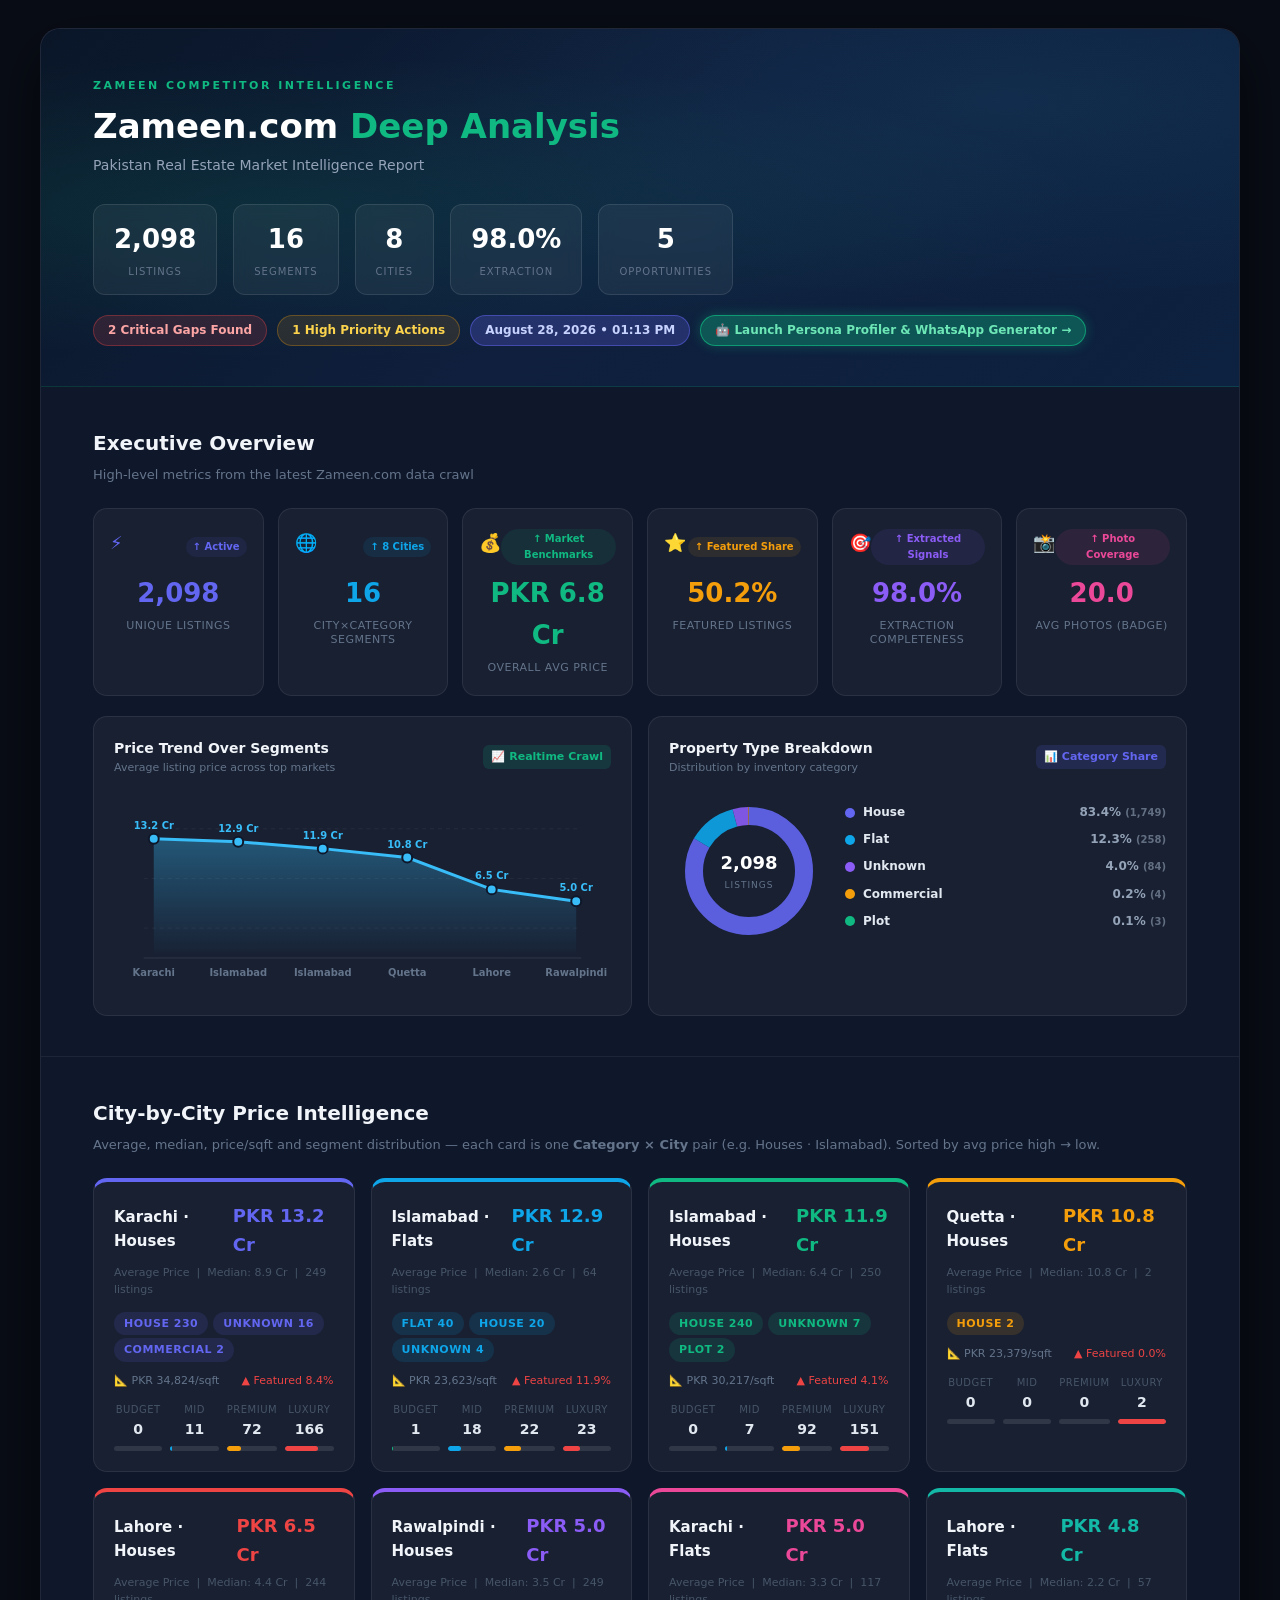
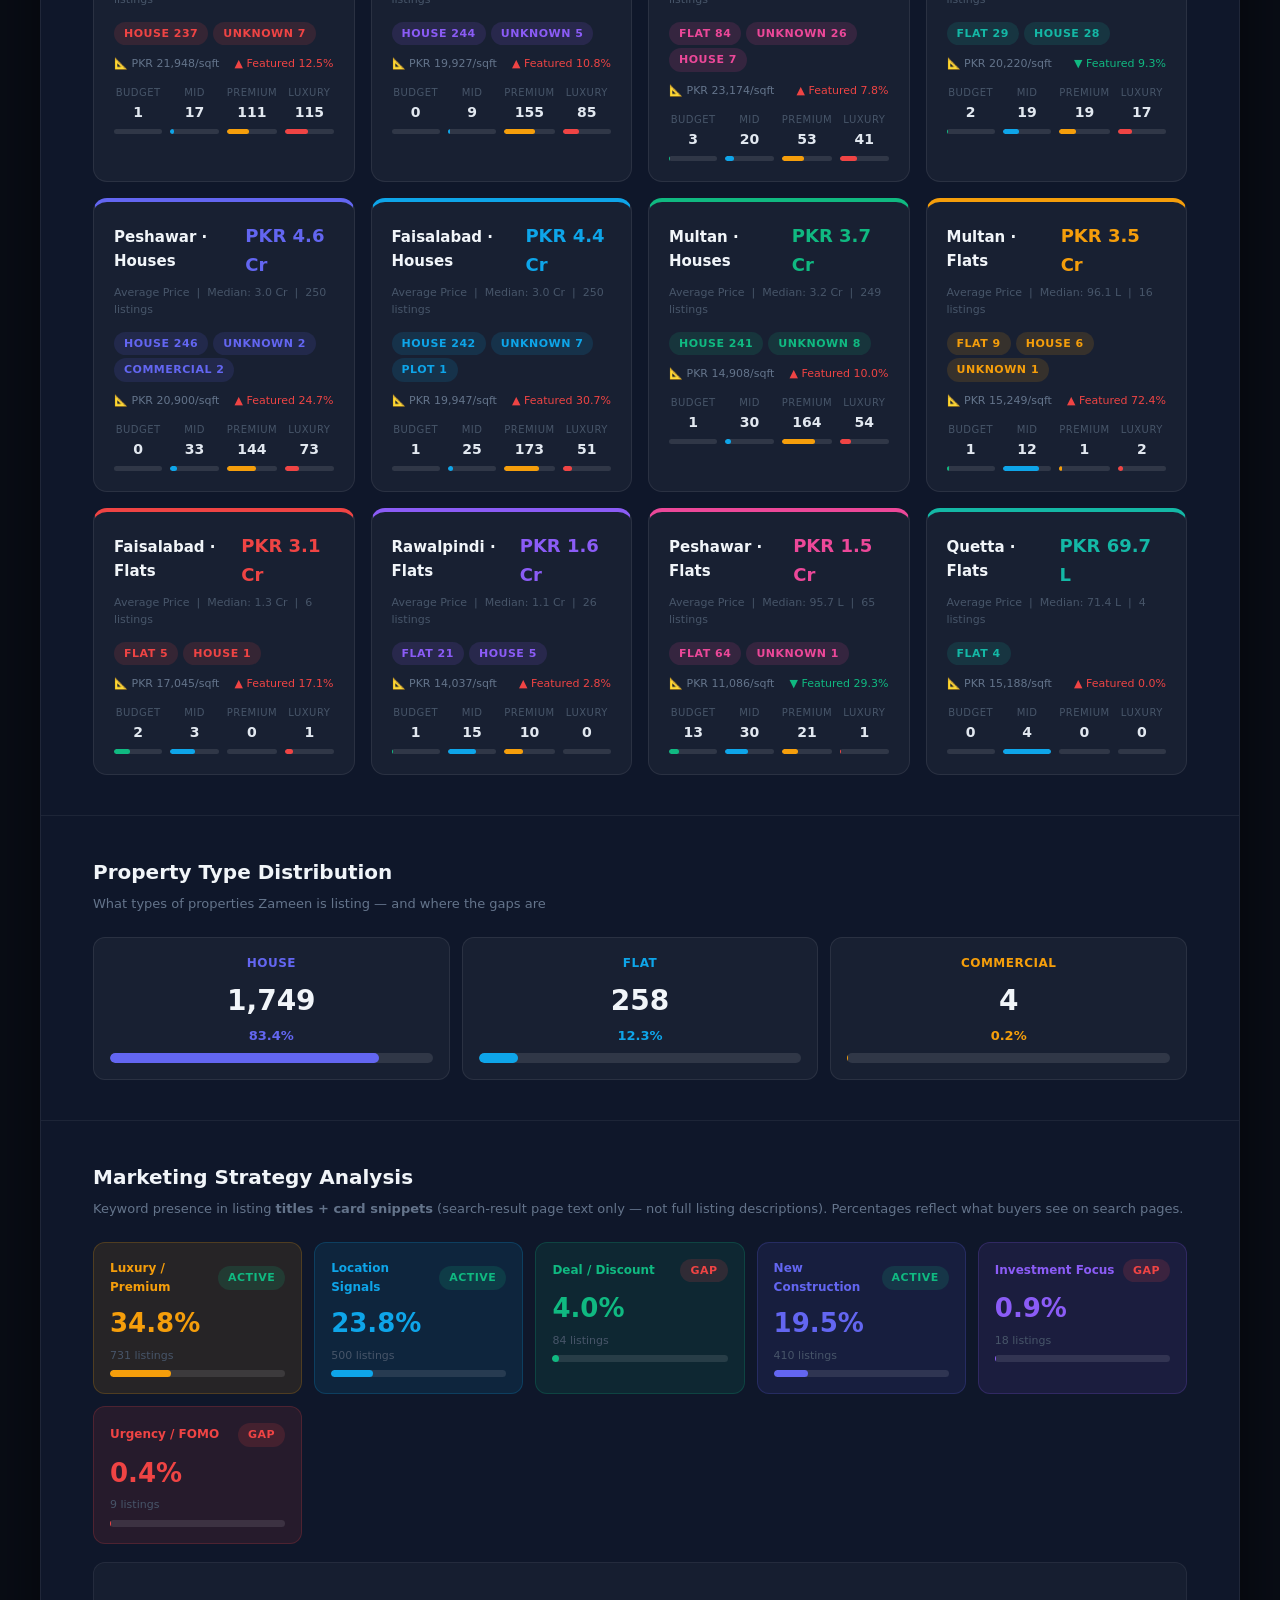
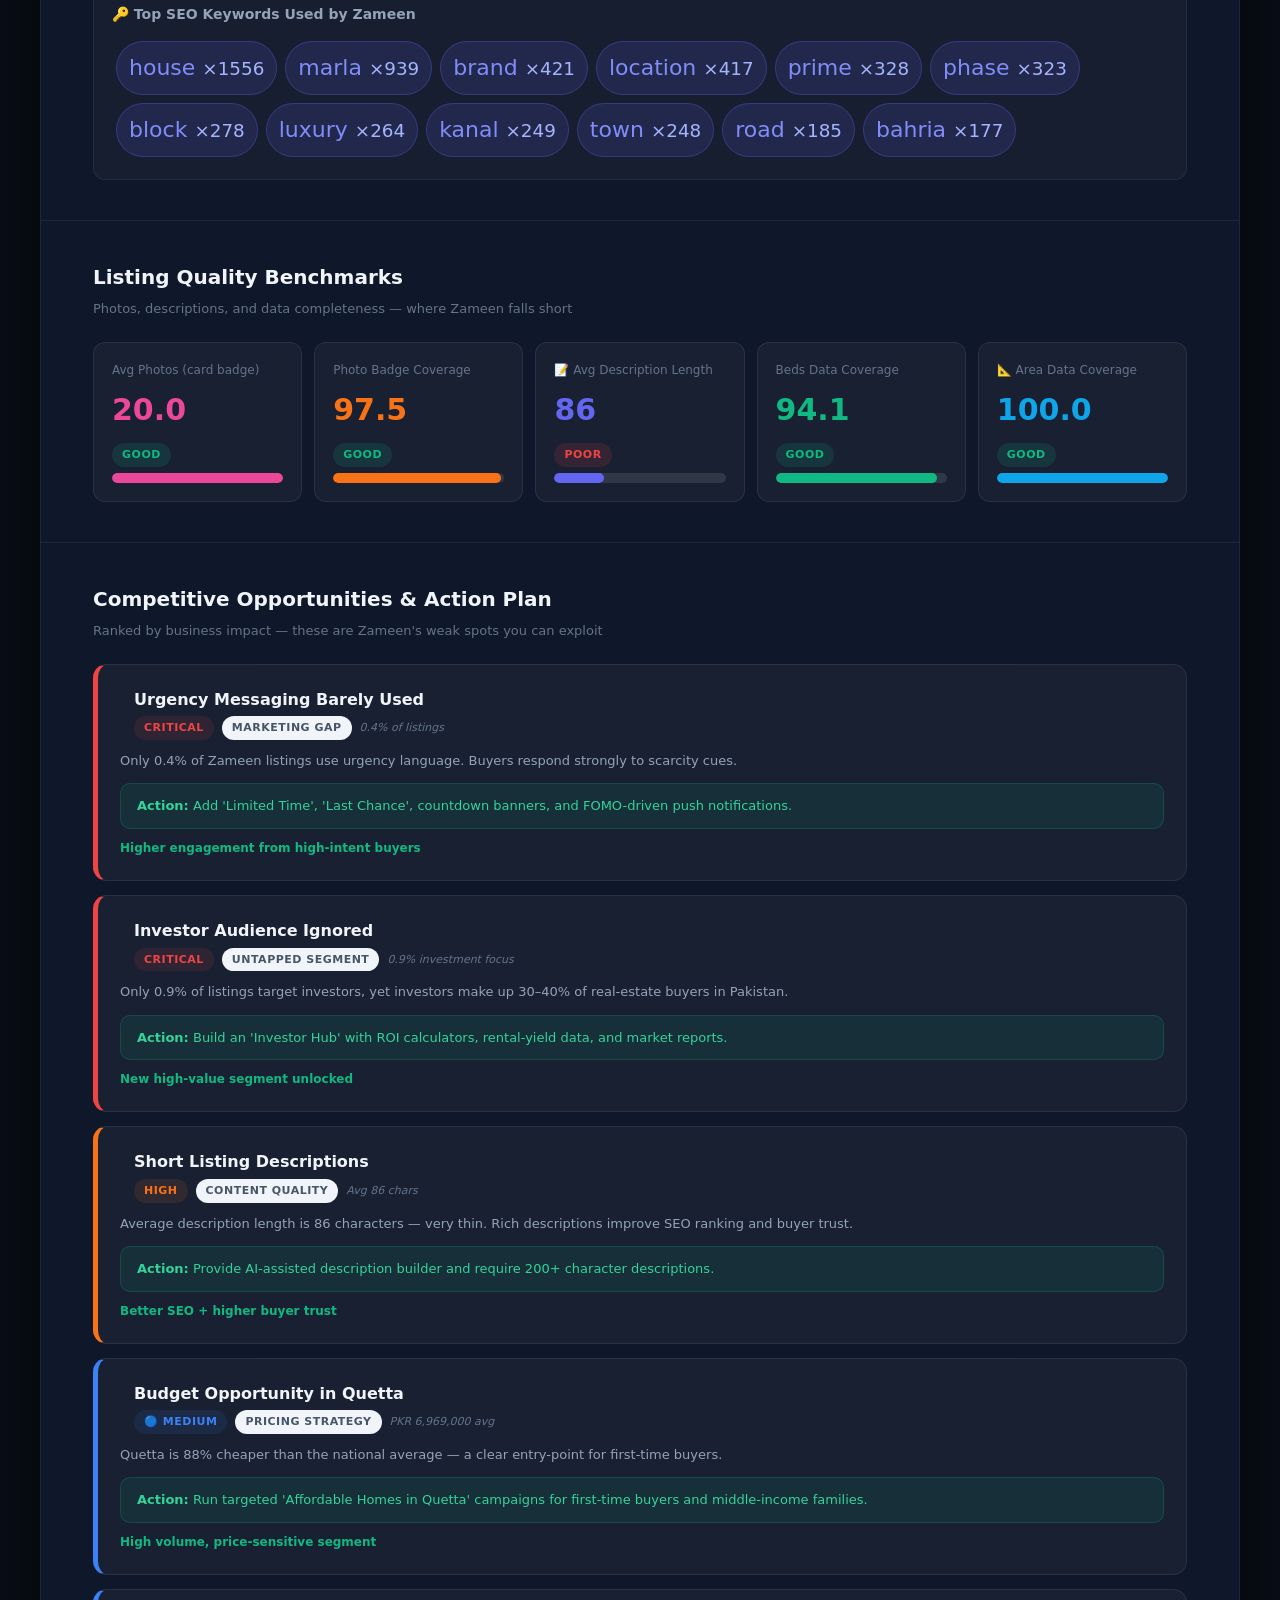
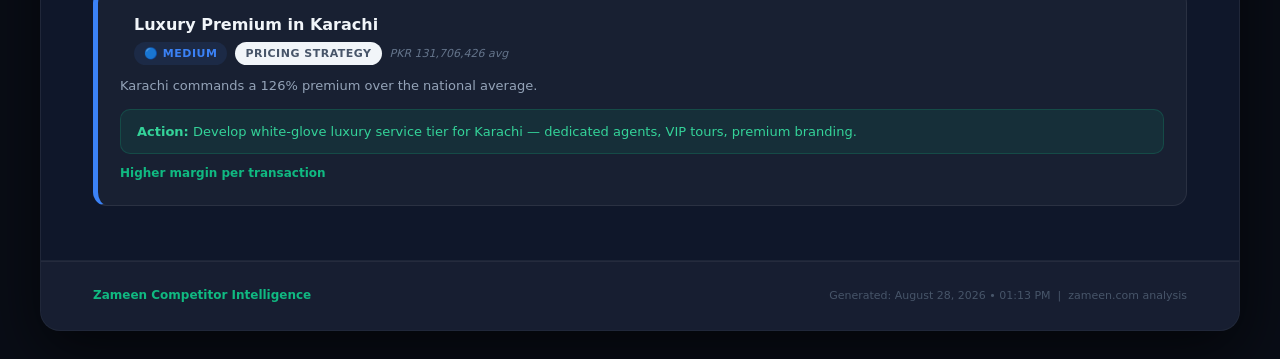
<file: modules/data/competitor_report.html>
<!DOCTYPE html>
<html lang="en">
<head>
<meta charset="UTF-8">
<meta name="viewport" content="width=device-width, initial-scale=1.0">
<title>Zameen Competitor Intelligence Report</title>
<style>
/* ── Reset & base ───────────────────────────────── */
*,*::before,*::after{box-sizing:border-box;margin:0;padding:0}
body{font-family:'Plus Jakarta Sans','Segoe UI',system-ui,-apple-system,sans-serif;
   background:#090d16;color:#f1f5f9;line-height:1.6;padding:28px 20px}
a{color:inherit;text-decoration:none}

/* ── Page wrapper ───────────────────────────────── */
.page{max-width:1200px;margin:0 auto;background:#0f172a;
    border-radius:20px;box-shadow:0 20px 60px rgba(0,0,0,.6);overflow:hidden;
    border:1px solid rgba(255,255,255,0.07)}

/* ── Hero header ────────────────────────────────── */
.hero{background:linear-gradient(135deg,#0a1628 0%,#0f1f3d 50%,#0d2240 100%);
    padding:48px 52px 40px;color:#fff;position:relative;overflow:hidden;
    border-bottom:1px solid rgba(16,185,129,0.2)}
.hero::before{content:'';position:absolute;inset:0;
    background:radial-gradient(ellipse at 20% 50%,rgba(16,185,129,0.12) 0%,transparent 60%),
               radial-gradient(ellipse at 80% 20%,rgba(56,189,248,0.08) 0%,transparent 50%);
    pointer-events:none}
.hero-inner{position:relative;z-index:1}
.hero-eyebrow{font-size:11px;font-weight:700;letter-spacing:2.5px;text-transform:uppercase;
    color:#10b981;margin-bottom:12px}
.hero h1{font-size:34px;font-weight:800;line-height:1.15;margin-bottom:8px;color:#fff}
.hero h1 span{color:#10b981}
.hero-sub{font-size:14px;color:#94a3b8;margin-top:4px}
.hero-meta{display:flex;gap:16px;margin-top:28px;flex-wrap:wrap}
.hero-badge{background:rgba(255,255,255,.05);border:1px solid rgba(255,255,255,.1);
   backdrop-filter:blur(8px);border-radius:12px;padding:14px 20px;text-align:center;
   transition:border-color .2s}
.hero-badge:hover{border-color:rgba(16,185,129,0.4)}
.hero-badge .hb-val{font-size:26px;font-weight:800;color:#fff}
.hero-badge .hb-lbl{font-size:10px;color:#64748b;text-transform:uppercase;letter-spacing:1px;margin-top:3px}
.alert-strip{display:flex;gap:10px;margin-top:20px;flex-wrap:wrap}
.alert-pill{background:rgba(239,68,68,.15);border:1px solid rgba(239,68,68,.35);
   border-radius:99px;padding:5px 14px;font-size:12px;color:#fca5a5;font-weight:700}
.alert-pill.warn{background:rgba(245,158,11,.12);border-color:rgba(245,158,11,.3);color:#fcd34d}

/* ── Section wrapper ────────────────────────────── */
.section{padding:40px 52px;border-bottom:1px solid rgba(255,255,255,0.06)}
.section:last-child{border-bottom:none}
.section-title{font-size:20px;font-weight:700;color:#f1f5f9;margin-bottom:6px;
    display:flex;align-items:center;gap:10px}
.section-desc{font-size:13px;color:#64748b;margin-bottom:22px}
.section-sub-title{font-size:14px;font-weight:600;color:#94a3b8;margin-top:22px;margin-bottom:10px}

/* ── KPI grid ───────────────────────────────────── */
.kpi-grid{display:grid;grid-template-columns:repeat(auto-fit,minmax(150px,1fr));gap:14px}
.kpi-card{background:rgba(255,255,255,0.04);border-radius:14px;padding:20px 16px;text-align:center;
    border:1px solid rgba(255,255,255,0.08);transition:transform .2s,border-color .2s}
.kpi-card:hover{transform:translateY(-3px);border-color:rgba(16,185,129,0.3)}
.kpi-icon{font-size:24px;margin-bottom:8px}
.kpi-value{font-size:26px;font-weight:800;color:#10b981}
.kpi-label{font-size:11px;color:#64748b;margin-top:4px;line-height:1.3;text-transform:uppercase;letter-spacing:.5px}

/* ── City grid ──────────────────────────────────── */
.city-grid{display:grid;grid-template-columns:repeat(auto-fit,minmax(260px,1fr));gap:16px}
.city-card{background:rgba(255,255,255,0.04);border-radius:14px;padding:20px;
    border:1px solid rgba(255,255,255,0.08);transition:transform .2s,border-color .2s}
.city-card:hover{transform:translateY(-3px);border-color:rgba(16,185,129,0.25)}
.city-header{display:flex;justify-content:space-between;align-items:baseline;margin-bottom:4px}
.city-name{font-size:15px;font-weight:700;color:#f1f5f9}
.city-price{font-size:18px;font-weight:800;color:#10b981}
.city-sub{font-size:11px;color:#475569;margin-bottom:8px}
.city-meta{font-size:11px;color:#64748b;display:flex;justify-content:space-between;margin-bottom:10px}
.dist-row{display:grid;grid-template-columns:repeat(4,1fr);gap:8px;margin-top:12px}
.dist-item{text-align:center}
.dist-label{font-size:10px;color:#475569;text-transform:uppercase;letter-spacing:.5px}
.dist-val{font-size:14px;font-weight:700;color:#e2e8f0}

/* ── Marketing grid ─────────────────────────────── */
.mkt-grid{display:grid;grid-template-columns:repeat(auto-fit,minmax(190px,1fr));gap:12px}
.mkt-card{border-radius:12px;padding:16px;border:1px solid rgba(255,255,255,0.08);
    background:rgba(255,255,255,0.04)}
.mkt-row{display:flex;justify-content:space-between;align-items:center;margin-bottom:6px}
.mkt-label{font-size:12px;font-weight:700;color:#94a3b8}
.mkt-stat{font-size:26px;font-weight:800;margin:4px 0 2px}
.mkt-count{font-size:11px;color:#475569}
.keyword-cloud{background:rgba(255,255,255,0.03);border-radius:12px;padding:18px;margin-top:18px;
    border:1px solid rgba(255,255,255,0.06)}

/* ── Property distribution ──────────────────────── */
.prop-grid{display:grid;grid-template-columns:repeat(auto-fit,minmax(150px,1fr));gap:12px}
.prop-card{background:rgba(255,255,255,0.04);border-radius:12px;padding:16px;text-align:center;
    border:1px solid rgba(255,255,255,0.08)}
.prop-type{font-size:12px;font-weight:700;text-transform:uppercase;letter-spacing:.5px;color:#94a3b8}
.prop-count{font-size:28px;font-weight:800;color:#f1f5f9;margin:6px 0 2px}
.prop-pct{font-size:13px;font-weight:600;margin-bottom:6px;color:#10b981}

/* ── Quality cards ──────────────────────────────── */
.quality-grid{display:grid;grid-template-columns:repeat(auto-fit,minmax(190px,1fr));gap:12px}
.quality-card{background:rgba(255,255,255,0.04);border-radius:12px;padding:18px;
    border:1px solid rgba(255,255,255,0.08)}
.quality-label{font-size:12px;color:#64748b;margin-bottom:6px}
.quality-val{font-size:30px;font-weight:800;color:#10b981;margin-bottom:6px}

/* ── Suggestions ────────────────────────────────── */
.suggestion{background:rgba(255,255,255,0.04);border-radius:14px;padding:22px;margin-bottom:14px;
   border:1px solid rgba(255,255,255,0.08)}
.sug-header{display:flex;gap:14px;align-items:flex-start;margin-bottom:10px}
.sug-icon{font-size:30px;flex-shrink:0}
.sug-title{font-size:16px;font-weight:700;color:#f1f5f9}
.sug-stat{font-size:11px;color:#64748b;font-style:italic}
.sug-desc{font-size:13px;color:#94a3b8;margin-bottom:12px;line-height:1.65}
.sug-action{background:rgba(16,185,129,0.1);border-radius:10px;padding:12px 16px;
   font-size:13px;color:#34d399;margin-bottom:10px;line-height:1.5;
   border:1px solid rgba(16,185,129,0.2)}
.sug-impact{font-size:12px;color:#10b981;font-weight:700}

/* ── Strategy grid ──────────────────────────────── */
.strategy-grid{display:grid;grid-template-columns:repeat(auto-fit,minmax(230px,1fr));gap:14px}
.strat-card{border-radius:14px;padding:22px;border:1px solid rgba(255,255,255,0.08);
    background:rgba(255,255,255,0.04)}
.strat-title{font-size:15px;font-weight:700;color:#f1f5f9;margin-bottom:10px}
.strat-body{font-size:13px;color:#94a3b8;line-height:1.7}

/* ── Footer ─────────────────────────────────────── */
.footer{background:rgba(255,255,255,0.03);padding:24px 52px;display:flex;
   justify-content:space-between;align-items:center;flex-wrap:wrap;gap:12px;
   border-top:1px solid rgba(255,255,255,0.06)}
.footer-brand{color:#10b981;font-size:12px;font-weight:700}
.footer-ts{color:#475569;font-size:11px}

/* ── Responsive ─────────────────────────────────── */
@media(max-width:640px){
 .hero,.section{padding:24px 20px}
 .hero h1{font-size:22px}
 .footer{padding:18px 20px}
}
</style>
</head>
<body>
<div class="page">

<!-- ═══════════════════ HERO ═══════════════════ -->
<div class="hero">
 <div class="hero-inner">
  <div class="hero-eyebrow">Zameen Competitor Intelligence</div>
  <h1> Zameen.com <span>Deep Analysis</span></h1>
  <div class="hero-sub">Pakistan Real Estate Market Intelligence Report</div>

  <div class="hero-meta">
   <div class="hero-badge">
    <div class="hb-val">2,098</div>
    <div class="hb-lbl">Listings</div>
   </div>
   <div class="hero-badge">
    <div class="hb-val">16</div>
    <div class="hb-lbl">Segments</div>
   </div>
   <div class="hero-badge">
    <div class="hb-val">8</div>
    <div class="hb-lbl">Cities</div>
   </div>
   <div class="hero-badge">
    <div class="hb-val">98.0%</div>
    <div class="hb-lbl">Extraction</div>
   </div>
   <div class="hero-badge">
    <div class="hb-val">5</div>
    <div class="hb-lbl">Opportunities</div>
   </div>
  </div>

  <div class="alert-strip">
   <div class="alert-pill"> 2 Critical Gaps Found</div>
   <div class="alert-pill warn"> 1 High Priority Actions</div>
    <div class="alert-pill" style="background:rgba(99,102,241,.25);border-color:rgba(99,102,241,.5);color:#c7d2fe">
     August 28, 2026 • 01:13 PM
    </div>
    <a href="../persona_app.html" target="_blank" class="alert-pill" style="background:rgba(16,185,129,.35);border-color:rgba(16,185,129,.7);color:#6ee7b7;text-decoration:none;font-weight:700;box-shadow:0 0 12px rgba(16,185,129,.3)">
     🤖 Launch Persona Profiler & WhatsApp Generator →
    </a>
   </div>
 </div>
</div>

<!-- ═══════════════════ KPIs ═══════════════════ -->
<div class="section">
 <div class="section-title"> Executive Overview</div>
 <div class="section-desc">High-level metrics from the latest Zameen.com data crawl</div>
 <div class="kpi-grid">
      <div class="kpi-card" style="position:relative;overflow:hidden">
        <div style="display:flex;justify-content:space-between;align-items:center;margin-bottom:8px">
          <div class="kpi-icon" style="color:#6366f1;font-size:18px">⚡</div>
          <span style="font-size:10px;font-weight:700;color:#6366f1;background:#6366f118;padding:2px 7px;border-radius:99px">↑ Active</span>
        </div>
        <div class="kpi-value" style="color:#6366f1">2,098</div>
        <div class="kpi-label">Unique Listings</div>
      </div>
      <div class="kpi-card" style="position:relative;overflow:hidden">
        <div style="display:flex;justify-content:space-between;align-items:center;margin-bottom:8px">
          <div class="kpi-icon" style="color:#0ea5e9;font-size:18px">🌐</div>
          <span style="font-size:10px;font-weight:700;color:#0ea5e9;background:#0ea5e918;padding:2px 7px;border-radius:99px">↑ 8 Cities</span>
        </div>
        <div class="kpi-value" style="color:#0ea5e9">16</div>
        <div class="kpi-label">City×Category Segments</div>
      </div>
      <div class="kpi-card" style="position:relative;overflow:hidden">
        <div style="display:flex;justify-content:space-between;align-items:center;margin-bottom:8px">
          <div class="kpi-icon" style="color:#10b981;font-size:18px">💰</div>
          <span style="font-size:10px;font-weight:700;color:#10b981;background:#10b98118;padding:2px 7px;border-radius:99px">↑ Market Benchmarks</span>
        </div>
        <div class="kpi-value" style="color:#10b981">PKR 6.8 Cr</div>
        <div class="kpi-label">Overall Avg Price</div>
      </div>
      <div class="kpi-card" style="position:relative;overflow:hidden">
        <div style="display:flex;justify-content:space-between;align-items:center;margin-bottom:8px">
          <div class="kpi-icon" style="color:#f59e0b;font-size:18px">⭐</div>
          <span style="font-size:10px;font-weight:700;color:#f59e0b;background:#f59e0b18;padding:2px 7px;border-radius:99px">↑ Featured Share</span>
        </div>
        <div class="kpi-value" style="color:#f59e0b">50.2%</div>
        <div class="kpi-label">Featured Listings</div>
      </div>
      <div class="kpi-card" style="position:relative;overflow:hidden">
        <div style="display:flex;justify-content:space-between;align-items:center;margin-bottom:8px">
          <div class="kpi-icon" style="color:#8b5cf6;font-size:18px">🎯</div>
          <span style="font-size:10px;font-weight:700;color:#8b5cf6;background:#8b5cf618;padding:2px 7px;border-radius:99px">↑ Extracted Signals</span>
        </div>
        <div class="kpi-value" style="color:#8b5cf6">98.0%</div>
        <div class="kpi-label">Extraction Completeness</div>
      </div>
      <div class="kpi-card" style="position:relative;overflow:hidden">
        <div style="display:flex;justify-content:space-between;align-items:center;margin-bottom:8px">
          <div class="kpi-icon" style="color:#ec4899;font-size:18px">📸</div>
          <span style="font-size:10px;font-weight:700;color:#ec4899;background:#ec489918;padding:2px 7px;border-radius:99px">↑ Photo Coverage</span>
        </div>
        <div class="kpi-value" style="color:#ec4899">20.0</div>
        <div class="kpi-label">Avg Photos (badge)</div>
      </div></div>
 
    <div style="display:grid;grid-template-columns:repeat(auto-fit,minmax(320px,1fr));gap:16px;margin-top:20px">
      <!-- Line Chart Card: Price Trend -->
      <div style="background:rgba(255,255,255,0.04);border:1px solid rgba(255,255,255,0.08);border-radius:14px;padding:20px">
        <div style="display:flex;justify-content:space-between;align-items:center;margin-bottom:12px">
          <div>
            <div style="font-size:14px;font-weight:700;color:#f1f5f9">Price Trend Over Segments</div>
            <div style="font-size:11px;color:#64748b">Average listing price across top markets</div>
          </div>
          <span style="font-size:11px;color:#10b981;font-weight:700;background:rgba(16,185,129,0.15);padding:3px 8px;border-radius:6px">📈 Realtime Crawl</span>
        </div>
        <svg viewBox="0 0 500 200" style="width:100%;height:auto;overflow:visible">
          <defs>
            <linearGradient id="chartAreaGrad" x1="0" y1="0" x2="0" y2="1">
              <stop offset="0%" stop-color="#38bdf8" stop-opacity="0.35"/>
              <stop offset="100%" stop-color="#38bdf8" stop-opacity="0.0"/>
            </linearGradient>
          </defs>
          <!-- Grid Lines -->
          <line x1="30" y1="40" x2="470" y2="40" stroke="rgba(255,255,255,0.05)" stroke-dasharray="4"/>
          <line x1="30" y1="90" x2="470" y2="90" stroke="rgba(255,255,255,0.05)" stroke-dasharray="4"/>
          <line x1="30" y1="140" x2="470" y2="140" stroke="rgba(255,255,255,0.05)" stroke-dasharray="4"/>
          <line x1="30" y1="170" x2="470" y2="170" stroke="rgba(255,255,255,0.1)"/>
          
          <!-- Area Fill -->
          <polygon points="40,170 40,50 125,53 210,60 295,69 380,101 465,113 465,170" fill="url(#chartAreaGrad)"/>
          
          <!-- Smooth Line -->
          <polyline points="40,50 125,53 210,60 295,69 380,101 465,113" fill="none" stroke="#38bdf8" stroke-width="3" stroke-linecap="round"/>
          
          <!-- Glowing Data Points & Labels -->
          <circle cx="40" cy="50" r="5" fill="#38bdf8" stroke="#0f172a" stroke-width="2"/><circle cx="125" cy="53" r="5" fill="#38bdf8" stroke="#0f172a" stroke-width="2"/><circle cx="210" cy="60" r="5" fill="#38bdf8" stroke="#0f172a" stroke-width="2"/><circle cx="295" cy="69" r="5" fill="#38bdf8" stroke="#0f172a" stroke-width="2"/><circle cx="380" cy="101" r="5" fill="#38bdf8" stroke="#0f172a" stroke-width="2"/><circle cx="465" cy="113" r="5" fill="#38bdf8" stroke="#0f172a" stroke-width="2"/>
          <text x="40" y="40" fill="#38bdf8" font-size="10" font-weight="700" text-anchor="middle">13.2 Cr</text><text x="40" y="188" fill="#64748b" font-size="10" font-weight="600" text-anchor="middle">Karachi</text><text x="125" y="43" fill="#38bdf8" font-size="10" font-weight="700" text-anchor="middle">12.9 Cr</text><text x="125" y="188" fill="#64748b" font-size="10" font-weight="600" text-anchor="middle">Islamabad</text><text x="210" y="50" fill="#38bdf8" font-size="10" font-weight="700" text-anchor="middle">11.9 Cr</text><text x="210" y="188" fill="#64748b" font-size="10" font-weight="600" text-anchor="middle">Islamabad</text><text x="295" y="59" fill="#38bdf8" font-size="10" font-weight="700" text-anchor="middle">10.8 Cr</text><text x="295" y="188" fill="#64748b" font-size="10" font-weight="600" text-anchor="middle">Quetta</text><text x="380" y="91" fill="#38bdf8" font-size="10" font-weight="700" text-anchor="middle">6.5 Cr</text><text x="380" y="188" fill="#64748b" font-size="10" font-weight="600" text-anchor="middle">Lahore</text><text x="465" y="103" fill="#38bdf8" font-size="10" font-weight="700" text-anchor="middle">5.0 Cr</text><text x="465" y="188" fill="#64748b" font-size="10" font-weight="600" text-anchor="middle">Rawalpindi</text>
        </svg>
      </div>

      <!-- Donut Chart Card: Property Breakdown -->
      <div style="background:rgba(255,255,255,0.04);border:1px solid rgba(255,255,255,0.08);border-radius:14px;padding:20px">
        <div style="display:flex;justify-content:space-between;align-items:center;margin-bottom:14px">
          <div>
            <div style="font-size:14px;font-weight:700;color:#f1f5f9">Property Type Breakdown</div>
            <div style="font-size:11px;color:#64748b">Distribution by inventory category</div>
          </div>
          <span style="font-size:11px;color:#6366f1;font-weight:700;background:rgba(99,102,241,0.15);padding:3px 8px;border-radius:6px">📊 Category Share</span>
        </div>
        <div style="display:grid;grid-template-columns:160px 1fr;gap:16px;align-items:center">
          <div style="position:relative;width:160px;height:160px;margin:0 auto">
            <svg viewBox="0 0 160 160" style="transform:rotate(-90deg);width:160px;height:160px">
              <circle r="55" cx="80" cy="80" fill="transparent" stroke="#6366f1" stroke-width="18" stroke-dasharray="288.2 57.4" stroke-dashoffset="-0.0" opacity="0.9"></circle><circle r="55" cx="80" cy="80" fill="transparent" stroke="#0ea5e9" stroke-width="18" stroke-dasharray="42.5 303.1" stroke-dashoffset="-288.2" opacity="0.9"></circle><circle r="55" cx="80" cy="80" fill="transparent" stroke="#8b5cf6" stroke-width="18" stroke-dasharray="13.8 331.8" stroke-dashoffset="-330.7" opacity="0.9"></circle><circle r="55" cx="80" cy="80" fill="transparent" stroke="#f59e0b" stroke-width="18" stroke-dasharray="0.7 344.9" stroke-dashoffset="-344.5" opacity="0.9"></circle><circle r="55" cx="80" cy="80" fill="transparent" stroke="#10b981" stroke-width="18" stroke-dasharray="0.3 345.2" stroke-dashoffset="-345.2" opacity="0.9"></circle>
            </svg>
            <div style="position:absolute;inset:0;display:flex;flex-direction:column;align-items:center;justify-content:center;text-align:center">
              <span style="font-size:18px;font-weight:800;color:#fff">2,098</span>
              <span style="font-size:9px;color:#64748b;text-transform:uppercase;letter-spacing:1px">Listings</span>
            </div>
          </div>
          <div>
            
        <div style="display:flex;align-items:center;justify-content:space-between;font-size:12px;margin-bottom:8px">
          <div style="display:flex;align-items:center;gap:8px">
            <span style="width:10px;height:10px;border-radius:50%;background:#6366f1;display:inline-block"></span>
            <span style="color:#e2e8f0;font-weight:600">House</span>
          </div>
          <span style="color:#94a3b8;font-weight:700">83.4% <small style="opacity:.6">(1,749)</small></span>
        </div>
        <div style="display:flex;align-items:center;justify-content:space-between;font-size:12px;margin-bottom:8px">
          <div style="display:flex;align-items:center;gap:8px">
            <span style="width:10px;height:10px;border-radius:50%;background:#0ea5e9;display:inline-block"></span>
            <span style="color:#e2e8f0;font-weight:600">Flat</span>
          </div>
          <span style="color:#94a3b8;font-weight:700">12.3% <small style="opacity:.6">(258)</small></span>
        </div>
        <div style="display:flex;align-items:center;justify-content:space-between;font-size:12px;margin-bottom:8px">
          <div style="display:flex;align-items:center;gap:8px">
            <span style="width:10px;height:10px;border-radius:50%;background:#8b5cf6;display:inline-block"></span>
            <span style="color:#e2e8f0;font-weight:600">Unknown</span>
          </div>
          <span style="color:#94a3b8;font-weight:700">4.0% <small style="opacity:.6">(84)</small></span>
        </div>
        <div style="display:flex;align-items:center;justify-content:space-between;font-size:12px;margin-bottom:8px">
          <div style="display:flex;align-items:center;gap:8px">
            <span style="width:10px;height:10px;border-radius:50%;background:#f59e0b;display:inline-block"></span>
            <span style="color:#e2e8f0;font-weight:600">Commercial</span>
          </div>
          <span style="color:#94a3b8;font-weight:700">0.2% <small style="opacity:.6">(4)</small></span>
        </div>
        <div style="display:flex;align-items:center;justify-content:space-between;font-size:12px;margin-bottom:8px">
          <div style="display:flex;align-items:center;gap:8px">
            <span style="width:10px;height:10px;border-radius:50%;background:#10b981;display:inline-block"></span>
            <span style="color:#e2e8f0;font-weight:600">Plot</span>
          </div>
          <span style="color:#94a3b8;font-weight:700">0.1% <small style="opacity:.6">(3)</small></span>
        </div>
          </div>
        </div>
      </div>
    </div>
    
</div>

<!-- ═══════════════════ CITIES ═══════════════════ -->
<div class="section">
 <div class="section-title"> City-by-City Price Intelligence</div>
 <div class="section-desc">Average, median, price/sqft and segment distribution — each card is one <strong>Category × City</strong> pair (e.g. Houses · Islamabad). Sorted by avg price high → low.</div>
 <div class="city-grid">
      <div class="city-card" style="border-top:4px solid #6366f1">
        <div class="city-header">
          <span class="city-name"> Karachi · Houses</span>
          <span class="city-price" style="color:#6366f1">PKR 13.2 Cr</span>
        </div>
        <div class="city-sub">Average Price &nbsp;|&nbsp; Median: 8.9 Cr &nbsp;|&nbsp; 249 listings</div>
        
        <div style="margin:10px 0"><span style="display:inline-block;background:#6366f122;color:#6366f1;padding:3px 10px;border-radius:99px;font-size:11px;font-weight:700;letter-spacing:.5px;text-transform:uppercase">House 230</span> <span style="display:inline-block;background:#6366f122;color:#6366f1;padding:3px 10px;border-radius:99px;font-size:11px;font-weight:700;letter-spacing:.5px;text-transform:uppercase">Unknown 16</span> <span style="display:inline-block;background:#6366f122;color:#6366f1;padding:3px 10px;border-radius:99px;font-size:11px;font-weight:700;letter-spacing:.5px;text-transform:uppercase">Commercial 2</span></div>
        <div class="city-meta">
          <span>📐 PKR 34,824/sqft</span>
          <span style="color:#ef4444">▲ Featured 8.4%</span>
        </div>
        <div class="dist-row">
          <div class="dist-item">
            <div class="dist-label">Budget</div>
            <div class="dist-val">0</div>
            <div style="background:rgba(255,255,255,0.1);border-radius:99px;height:5px;overflow:hidden;margin-top:6px"><div style="width:0%;background:#10b981;height:100%;border-radius:99px;transition:width .6s ease"></div></div>
          </div>
          <div class="dist-item">
            <div class="dist-label">Mid</div>
            <div class="dist-val">11</div>
            <div style="background:rgba(255,255,255,0.1);border-radius:99px;height:5px;overflow:hidden;margin-top:6px"><div style="width:4%;background:#0ea5e9;height:100%;border-radius:99px;transition:width .6s ease"></div></div>
          </div>
          <div class="dist-item">
            <div class="dist-label">Premium</div>
            <div class="dist-val">72</div>
            <div style="background:rgba(255,255,255,0.1);border-radius:99px;height:5px;overflow:hidden;margin-top:6px"><div style="width:29%;background:#f59e0b;height:100%;border-radius:99px;transition:width .6s ease"></div></div>
          </div>
          <div class="dist-item">
            <div class="dist-label">Luxury</div>
            <div class="dist-val">166</div>
            <div style="background:rgba(255,255,255,0.1);border-radius:99px;height:5px;overflow:hidden;margin-top:6px"><div style="width:67%;background:#ef4444;height:100%;border-radius:99px;transition:width .6s ease"></div></div>
          </div>
        </div>
      </div>
      <div class="city-card" style="border-top:4px solid #0ea5e9">
        <div class="city-header">
          <span class="city-name"> Islamabad · Flats</span>
          <span class="city-price" style="color:#0ea5e9">PKR 12.9 Cr</span>
        </div>
        <div class="city-sub">Average Price &nbsp;|&nbsp; Median: 2.6 Cr &nbsp;|&nbsp; 64 listings</div>
        
        <div style="margin:10px 0"><span style="display:inline-block;background:#0ea5e922;color:#0ea5e9;padding:3px 10px;border-radius:99px;font-size:11px;font-weight:700;letter-spacing:.5px;text-transform:uppercase">Flat 40</span> <span style="display:inline-block;background:#0ea5e922;color:#0ea5e9;padding:3px 10px;border-radius:99px;font-size:11px;font-weight:700;letter-spacing:.5px;text-transform:uppercase">House 20</span> <span style="display:inline-block;background:#0ea5e922;color:#0ea5e9;padding:3px 10px;border-radius:99px;font-size:11px;font-weight:700;letter-spacing:.5px;text-transform:uppercase">Unknown 4</span></div>
        <div class="city-meta">
          <span>📐 PKR 23,623/sqft</span>
          <span style="color:#ef4444">▲ Featured 11.9%</span>
        </div>
        <div class="dist-row">
          <div class="dist-item">
            <div class="dist-label">Budget</div>
            <div class="dist-val">1</div>
            <div style="background:rgba(255,255,255,0.1);border-radius:99px;height:5px;overflow:hidden;margin-top:6px"><div style="width:2%;background:#10b981;height:100%;border-radius:99px;transition:width .6s ease"></div></div>
          </div>
          <div class="dist-item">
            <div class="dist-label">Mid</div>
            <div class="dist-val">18</div>
            <div style="background:rgba(255,255,255,0.1);border-radius:99px;height:5px;overflow:hidden;margin-top:6px"><div style="width:28%;background:#0ea5e9;height:100%;border-radius:99px;transition:width .6s ease"></div></div>
          </div>
          <div class="dist-item">
            <div class="dist-label">Premium</div>
            <div class="dist-val">22</div>
            <div style="background:rgba(255,255,255,0.1);border-radius:99px;height:5px;overflow:hidden;margin-top:6px"><div style="width:34%;background:#f59e0b;height:100%;border-radius:99px;transition:width .6s ease"></div></div>
          </div>
          <div class="dist-item">
            <div class="dist-label">Luxury</div>
            <div class="dist-val">23</div>
            <div style="background:rgba(255,255,255,0.1);border-radius:99px;height:5px;overflow:hidden;margin-top:6px"><div style="width:36%;background:#ef4444;height:100%;border-radius:99px;transition:width .6s ease"></div></div>
          </div>
        </div>
      </div>
      <div class="city-card" style="border-top:4px solid #10b981">
        <div class="city-header">
          <span class="city-name"> Islamabad · Houses</span>
          <span class="city-price" style="color:#10b981">PKR 11.9 Cr</span>
        </div>
        <div class="city-sub">Average Price &nbsp;|&nbsp; Median: 6.4 Cr &nbsp;|&nbsp; 250 listings</div>
        
        <div style="margin:10px 0"><span style="display:inline-block;background:#10b98122;color:#10b981;padding:3px 10px;border-radius:99px;font-size:11px;font-weight:700;letter-spacing:.5px;text-transform:uppercase">House 240</span> <span style="display:inline-block;background:#10b98122;color:#10b981;padding:3px 10px;border-radius:99px;font-size:11px;font-weight:700;letter-spacing:.5px;text-transform:uppercase">Unknown 7</span> <span style="display:inline-block;background:#10b98122;color:#10b981;padding:3px 10px;border-radius:99px;font-size:11px;font-weight:700;letter-spacing:.5px;text-transform:uppercase">Plot 2</span></div>
        <div class="city-meta">
          <span>📐 PKR 30,217/sqft</span>
          <span style="color:#ef4444">▲ Featured 4.1%</span>
        </div>
        <div class="dist-row">
          <div class="dist-item">
            <div class="dist-label">Budget</div>
            <div class="dist-val">0</div>
            <div style="background:rgba(255,255,255,0.1);border-radius:99px;height:5px;overflow:hidden;margin-top:6px"><div style="width:0%;background:#10b981;height:100%;border-radius:99px;transition:width .6s ease"></div></div>
          </div>
          <div class="dist-item">
            <div class="dist-label">Mid</div>
            <div class="dist-val">7</div>
            <div style="background:rgba(255,255,255,0.1);border-radius:99px;height:5px;overflow:hidden;margin-top:6px"><div style="width:3%;background:#0ea5e9;height:100%;border-radius:99px;transition:width .6s ease"></div></div>
          </div>
          <div class="dist-item">
            <div class="dist-label">Premium</div>
            <div class="dist-val">92</div>
            <div style="background:rgba(255,255,255,0.1);border-radius:99px;height:5px;overflow:hidden;margin-top:6px"><div style="width:37%;background:#f59e0b;height:100%;border-radius:99px;transition:width .6s ease"></div></div>
          </div>
          <div class="dist-item">
            <div class="dist-label">Luxury</div>
            <div class="dist-val">151</div>
            <div style="background:rgba(255,255,255,0.1);border-radius:99px;height:5px;overflow:hidden;margin-top:6px"><div style="width:60%;background:#ef4444;height:100%;border-radius:99px;transition:width .6s ease"></div></div>
          </div>
        </div>
      </div>
      <div class="city-card" style="border-top:4px solid #f59e0b">
        <div class="city-header">
          <span class="city-name"> Quetta · Houses</span>
          <span class="city-price" style="color:#f59e0b">PKR 10.8 Cr</span>
        </div>
        <div class="city-sub">Average Price &nbsp;|&nbsp; Median: 10.8 Cr &nbsp;|&nbsp; 2 listings</div>
        
        <div style="margin:10px 0"><span style="display:inline-block;background:#f59e0b22;color:#f59e0b;padding:3px 10px;border-radius:99px;font-size:11px;font-weight:700;letter-spacing:.5px;text-transform:uppercase">House 2</span></div>
        <div class="city-meta">
          <span>📐 PKR 23,379/sqft</span>
          <span style="color:#ef4444">▲ Featured 0.0%</span>
        </div>
        <div class="dist-row">
          <div class="dist-item">
            <div class="dist-label">Budget</div>
            <div class="dist-val">0</div>
            <div style="background:rgba(255,255,255,0.1);border-radius:99px;height:5px;overflow:hidden;margin-top:6px"><div style="width:0%;background:#10b981;height:100%;border-radius:99px;transition:width .6s ease"></div></div>
          </div>
          <div class="dist-item">
            <div class="dist-label">Mid</div>
            <div class="dist-val">0</div>
            <div style="background:rgba(255,255,255,0.1);border-radius:99px;height:5px;overflow:hidden;margin-top:6px"><div style="width:0%;background:#0ea5e9;height:100%;border-radius:99px;transition:width .6s ease"></div></div>
          </div>
          <div class="dist-item">
            <div class="dist-label">Premium</div>
            <div class="dist-val">0</div>
            <div style="background:rgba(255,255,255,0.1);border-radius:99px;height:5px;overflow:hidden;margin-top:6px"><div style="width:0%;background:#f59e0b;height:100%;border-radius:99px;transition:width .6s ease"></div></div>
          </div>
          <div class="dist-item">
            <div class="dist-label">Luxury</div>
            <div class="dist-val">2</div>
            <div style="background:rgba(255,255,255,0.1);border-radius:99px;height:5px;overflow:hidden;margin-top:6px"><div style="width:100%;background:#ef4444;height:100%;border-radius:99px;transition:width .6s ease"></div></div>
          </div>
        </div>
      </div>
      <div class="city-card" style="border-top:4px solid #ef4444">
        <div class="city-header">
          <span class="city-name"> Lahore · Houses</span>
          <span class="city-price" style="color:#ef4444">PKR 6.5 Cr</span>
        </div>
        <div class="city-sub">Average Price &nbsp;|&nbsp; Median: 4.4 Cr &nbsp;|&nbsp; 244 listings</div>
        
        <div style="margin:10px 0"><span style="display:inline-block;background:#ef444422;color:#ef4444;padding:3px 10px;border-radius:99px;font-size:11px;font-weight:700;letter-spacing:.5px;text-transform:uppercase">House 237</span> <span style="display:inline-block;background:#ef444422;color:#ef4444;padding:3px 10px;border-radius:99px;font-size:11px;font-weight:700;letter-spacing:.5px;text-transform:uppercase">Unknown 7</span></div>
        <div class="city-meta">
          <span>📐 PKR 21,948/sqft</span>
          <span style="color:#ef4444">▲ Featured 12.5%</span>
        </div>
        <div class="dist-row">
          <div class="dist-item">
            <div class="dist-label">Budget</div>
            <div class="dist-val">1</div>
            <div style="background:rgba(255,255,255,0.1);border-radius:99px;height:5px;overflow:hidden;margin-top:6px"><div style="width:0%;background:#10b981;height:100%;border-radius:99px;transition:width .6s ease"></div></div>
          </div>
          <div class="dist-item">
            <div class="dist-label">Mid</div>
            <div class="dist-val">17</div>
            <div style="background:rgba(255,255,255,0.1);border-radius:99px;height:5px;overflow:hidden;margin-top:6px"><div style="width:7%;background:#0ea5e9;height:100%;border-radius:99px;transition:width .6s ease"></div></div>
          </div>
          <div class="dist-item">
            <div class="dist-label">Premium</div>
            <div class="dist-val">111</div>
            <div style="background:rgba(255,255,255,0.1);border-radius:99px;height:5px;overflow:hidden;margin-top:6px"><div style="width:45%;background:#f59e0b;height:100%;border-radius:99px;transition:width .6s ease"></div></div>
          </div>
          <div class="dist-item">
            <div class="dist-label">Luxury</div>
            <div class="dist-val">115</div>
            <div style="background:rgba(255,255,255,0.1);border-radius:99px;height:5px;overflow:hidden;margin-top:6px"><div style="width:47%;background:#ef4444;height:100%;border-radius:99px;transition:width .6s ease"></div></div>
          </div>
        </div>
      </div>
      <div class="city-card" style="border-top:4px solid #8b5cf6">
        <div class="city-header">
          <span class="city-name"> Rawalpindi · Houses</span>
          <span class="city-price" style="color:#8b5cf6">PKR 5.0 Cr</span>
        </div>
        <div class="city-sub">Average Price &nbsp;|&nbsp; Median: 3.5 Cr &nbsp;|&nbsp; 249 listings</div>
        
        <div style="margin:10px 0"><span style="display:inline-block;background:#8b5cf622;color:#8b5cf6;padding:3px 10px;border-radius:99px;font-size:11px;font-weight:700;letter-spacing:.5px;text-transform:uppercase">House 244</span> <span style="display:inline-block;background:#8b5cf622;color:#8b5cf6;padding:3px 10px;border-radius:99px;font-size:11px;font-weight:700;letter-spacing:.5px;text-transform:uppercase">Unknown 5</span></div>
        <div class="city-meta">
          <span>📐 PKR 19,927/sqft</span>
          <span style="color:#ef4444">▲ Featured 10.8%</span>
        </div>
        <div class="dist-row">
          <div class="dist-item">
            <div class="dist-label">Budget</div>
            <div class="dist-val">0</div>
            <div style="background:rgba(255,255,255,0.1);border-radius:99px;height:5px;overflow:hidden;margin-top:6px"><div style="width:0%;background:#10b981;height:100%;border-radius:99px;transition:width .6s ease"></div></div>
          </div>
          <div class="dist-item">
            <div class="dist-label">Mid</div>
            <div class="dist-val">9</div>
            <div style="background:rgba(255,255,255,0.1);border-radius:99px;height:5px;overflow:hidden;margin-top:6px"><div style="width:4%;background:#0ea5e9;height:100%;border-radius:99px;transition:width .6s ease"></div></div>
          </div>
          <div class="dist-item">
            <div class="dist-label">Premium</div>
            <div class="dist-val">155</div>
            <div style="background:rgba(255,255,255,0.1);border-radius:99px;height:5px;overflow:hidden;margin-top:6px"><div style="width:62%;background:#f59e0b;height:100%;border-radius:99px;transition:width .6s ease"></div></div>
          </div>
          <div class="dist-item">
            <div class="dist-label">Luxury</div>
            <div class="dist-val">85</div>
            <div style="background:rgba(255,255,255,0.1);border-radius:99px;height:5px;overflow:hidden;margin-top:6px"><div style="width:34%;background:#ef4444;height:100%;border-radius:99px;transition:width .6s ease"></div></div>
          </div>
        </div>
      </div>
      <div class="city-card" style="border-top:4px solid #ec4899">
        <div class="city-header">
          <span class="city-name"> Karachi · Flats</span>
          <span class="city-price" style="color:#ec4899">PKR 5.0 Cr</span>
        </div>
        <div class="city-sub">Average Price &nbsp;|&nbsp; Median: 3.3 Cr &nbsp;|&nbsp; 117 listings</div>
        
        <div style="margin:10px 0"><span style="display:inline-block;background:#ec489922;color:#ec4899;padding:3px 10px;border-radius:99px;font-size:11px;font-weight:700;letter-spacing:.5px;text-transform:uppercase">Flat 84</span> <span style="display:inline-block;background:#ec489922;color:#ec4899;padding:3px 10px;border-radius:99px;font-size:11px;font-weight:700;letter-spacing:.5px;text-transform:uppercase">Unknown 26</span> <span style="display:inline-block;background:#ec489922;color:#ec4899;padding:3px 10px;border-radius:99px;font-size:11px;font-weight:700;letter-spacing:.5px;text-transform:uppercase">House 7</span></div>
        <div class="city-meta">
          <span>📐 PKR 23,174/sqft</span>
          <span style="color:#ef4444">▲ Featured 7.8%</span>
        </div>
        <div class="dist-row">
          <div class="dist-item">
            <div class="dist-label">Budget</div>
            <div class="dist-val">3</div>
            <div style="background:rgba(255,255,255,0.1);border-radius:99px;height:5px;overflow:hidden;margin-top:6px"><div style="width:3%;background:#10b981;height:100%;border-radius:99px;transition:width .6s ease"></div></div>
          </div>
          <div class="dist-item">
            <div class="dist-label">Mid</div>
            <div class="dist-val">20</div>
            <div style="background:rgba(255,255,255,0.1);border-radius:99px;height:5px;overflow:hidden;margin-top:6px"><div style="width:17%;background:#0ea5e9;height:100%;border-radius:99px;transition:width .6s ease"></div></div>
          </div>
          <div class="dist-item">
            <div class="dist-label">Premium</div>
            <div class="dist-val">53</div>
            <div style="background:rgba(255,255,255,0.1);border-radius:99px;height:5px;overflow:hidden;margin-top:6px"><div style="width:45%;background:#f59e0b;height:100%;border-radius:99px;transition:width .6s ease"></div></div>
          </div>
          <div class="dist-item">
            <div class="dist-label">Luxury</div>
            <div class="dist-val">41</div>
            <div style="background:rgba(255,255,255,0.1);border-radius:99px;height:5px;overflow:hidden;margin-top:6px"><div style="width:35%;background:#ef4444;height:100%;border-radius:99px;transition:width .6s ease"></div></div>
          </div>
        </div>
      </div>
      <div class="city-card" style="border-top:4px solid #14b8a6">
        <div class="city-header">
          <span class="city-name"> Lahore · Flats</span>
          <span class="city-price" style="color:#14b8a6">PKR 4.8 Cr</span>
        </div>
        <div class="city-sub">Average Price &nbsp;|&nbsp; Median: 2.2 Cr &nbsp;|&nbsp; 57 listings</div>
        
        <div style="margin:10px 0"><span style="display:inline-block;background:#14b8a622;color:#14b8a6;padding:3px 10px;border-radius:99px;font-size:11px;font-weight:700;letter-spacing:.5px;text-transform:uppercase">Flat 29</span> <span style="display:inline-block;background:#14b8a622;color:#14b8a6;padding:3px 10px;border-radius:99px;font-size:11px;font-weight:700;letter-spacing:.5px;text-transform:uppercase">House 28</span></div>
        <div class="city-meta">
          <span>📐 PKR 20,220/sqft</span>
          <span style="color:#10b981">▼ Featured 9.3%</span>
        </div>
        <div class="dist-row">
          <div class="dist-item">
            <div class="dist-label">Budget</div>
            <div class="dist-val">2</div>
            <div style="background:rgba(255,255,255,0.1);border-radius:99px;height:5px;overflow:hidden;margin-top:6px"><div style="width:4%;background:#10b981;height:100%;border-radius:99px;transition:width .6s ease"></div></div>
          </div>
          <div class="dist-item">
            <div class="dist-label">Mid</div>
            <div class="dist-val">19</div>
            <div style="background:rgba(255,255,255,0.1);border-radius:99px;height:5px;overflow:hidden;margin-top:6px"><div style="width:33%;background:#0ea5e9;height:100%;border-radius:99px;transition:width .6s ease"></div></div>
          </div>
          <div class="dist-item">
            <div class="dist-label">Premium</div>
            <div class="dist-val">19</div>
            <div style="background:rgba(255,255,255,0.1);border-radius:99px;height:5px;overflow:hidden;margin-top:6px"><div style="width:33%;background:#f59e0b;height:100%;border-radius:99px;transition:width .6s ease"></div></div>
          </div>
          <div class="dist-item">
            <div class="dist-label">Luxury</div>
            <div class="dist-val">17</div>
            <div style="background:rgba(255,255,255,0.1);border-radius:99px;height:5px;overflow:hidden;margin-top:6px"><div style="width:30%;background:#ef4444;height:100%;border-radius:99px;transition:width .6s ease"></div></div>
          </div>
        </div>
      </div>
      <div class="city-card" style="border-top:4px solid #6366f1">
        <div class="city-header">
          <span class="city-name"> Peshawar · Houses</span>
          <span class="city-price" style="color:#6366f1">PKR 4.6 Cr</span>
        </div>
        <div class="city-sub">Average Price &nbsp;|&nbsp; Median: 3.0 Cr &nbsp;|&nbsp; 250 listings</div>
        
        <div style="margin:10px 0"><span style="display:inline-block;background:#6366f122;color:#6366f1;padding:3px 10px;border-radius:99px;font-size:11px;font-weight:700;letter-spacing:.5px;text-transform:uppercase">House 246</span> <span style="display:inline-block;background:#6366f122;color:#6366f1;padding:3px 10px;border-radius:99px;font-size:11px;font-weight:700;letter-spacing:.5px;text-transform:uppercase">Unknown 2</span> <span style="display:inline-block;background:#6366f122;color:#6366f1;padding:3px 10px;border-radius:99px;font-size:11px;font-weight:700;letter-spacing:.5px;text-transform:uppercase">Commercial 2</span></div>
        <div class="city-meta">
          <span>📐 PKR 20,900/sqft</span>
          <span style="color:#ef4444">▲ Featured 24.7%</span>
        </div>
        <div class="dist-row">
          <div class="dist-item">
            <div class="dist-label">Budget</div>
            <div class="dist-val">0</div>
            <div style="background:rgba(255,255,255,0.1);border-radius:99px;height:5px;overflow:hidden;margin-top:6px"><div style="width:0%;background:#10b981;height:100%;border-radius:99px;transition:width .6s ease"></div></div>
          </div>
          <div class="dist-item">
            <div class="dist-label">Mid</div>
            <div class="dist-val">33</div>
            <div style="background:rgba(255,255,255,0.1);border-radius:99px;height:5px;overflow:hidden;margin-top:6px"><div style="width:13%;background:#0ea5e9;height:100%;border-radius:99px;transition:width .6s ease"></div></div>
          </div>
          <div class="dist-item">
            <div class="dist-label">Premium</div>
            <div class="dist-val">144</div>
            <div style="background:rgba(255,255,255,0.1);border-radius:99px;height:5px;overflow:hidden;margin-top:6px"><div style="width:58%;background:#f59e0b;height:100%;border-radius:99px;transition:width .6s ease"></div></div>
          </div>
          <div class="dist-item">
            <div class="dist-label">Luxury</div>
            <div class="dist-val">73</div>
            <div style="background:rgba(255,255,255,0.1);border-radius:99px;height:5px;overflow:hidden;margin-top:6px"><div style="width:29%;background:#ef4444;height:100%;border-radius:99px;transition:width .6s ease"></div></div>
          </div>
        </div>
      </div>
      <div class="city-card" style="border-top:4px solid #0ea5e9">
        <div class="city-header">
          <span class="city-name"> Faisalabad · Houses</span>
          <span class="city-price" style="color:#0ea5e9">PKR 4.4 Cr</span>
        </div>
        <div class="city-sub">Average Price &nbsp;|&nbsp; Median: 3.0 Cr &nbsp;|&nbsp; 250 listings</div>
        
        <div style="margin:10px 0"><span style="display:inline-block;background:#0ea5e922;color:#0ea5e9;padding:3px 10px;border-radius:99px;font-size:11px;font-weight:700;letter-spacing:.5px;text-transform:uppercase">House 242</span> <span style="display:inline-block;background:#0ea5e922;color:#0ea5e9;padding:3px 10px;border-radius:99px;font-size:11px;font-weight:700;letter-spacing:.5px;text-transform:uppercase">Unknown 7</span> <span style="display:inline-block;background:#0ea5e922;color:#0ea5e9;padding:3px 10px;border-radius:99px;font-size:11px;font-weight:700;letter-spacing:.5px;text-transform:uppercase">Plot 1</span></div>
        <div class="city-meta">
          <span>📐 PKR 19,947/sqft</span>
          <span style="color:#ef4444">▲ Featured 30.7%</span>
        </div>
        <div class="dist-row">
          <div class="dist-item">
            <div class="dist-label">Budget</div>
            <div class="dist-val">1</div>
            <div style="background:rgba(255,255,255,0.1);border-radius:99px;height:5px;overflow:hidden;margin-top:6px"><div style="width:0%;background:#10b981;height:100%;border-radius:99px;transition:width .6s ease"></div></div>
          </div>
          <div class="dist-item">
            <div class="dist-label">Mid</div>
            <div class="dist-val">25</div>
            <div style="background:rgba(255,255,255,0.1);border-radius:99px;height:5px;overflow:hidden;margin-top:6px"><div style="width:10%;background:#0ea5e9;height:100%;border-radius:99px;transition:width .6s ease"></div></div>
          </div>
          <div class="dist-item">
            <div class="dist-label">Premium</div>
            <div class="dist-val">173</div>
            <div style="background:rgba(255,255,255,0.1);border-radius:99px;height:5px;overflow:hidden;margin-top:6px"><div style="width:69%;background:#f59e0b;height:100%;border-radius:99px;transition:width .6s ease"></div></div>
          </div>
          <div class="dist-item">
            <div class="dist-label">Luxury</div>
            <div class="dist-val">51</div>
            <div style="background:rgba(255,255,255,0.1);border-radius:99px;height:5px;overflow:hidden;margin-top:6px"><div style="width:20%;background:#ef4444;height:100%;border-radius:99px;transition:width .6s ease"></div></div>
          </div>
        </div>
      </div>
      <div class="city-card" style="border-top:4px solid #10b981">
        <div class="city-header">
          <span class="city-name"> Multan · Houses</span>
          <span class="city-price" style="color:#10b981">PKR 3.7 Cr</span>
        </div>
        <div class="city-sub">Average Price &nbsp;|&nbsp; Median: 3.2 Cr &nbsp;|&nbsp; 249 listings</div>
        
        <div style="margin:10px 0"><span style="display:inline-block;background:#10b98122;color:#10b981;padding:3px 10px;border-radius:99px;font-size:11px;font-weight:700;letter-spacing:.5px;text-transform:uppercase">House 241</span> <span style="display:inline-block;background:#10b98122;color:#10b981;padding:3px 10px;border-radius:99px;font-size:11px;font-weight:700;letter-spacing:.5px;text-transform:uppercase">Unknown 8</span></div>
        <div class="city-meta">
          <span>📐 PKR 14,908/sqft</span>
          <span style="color:#ef4444">▲ Featured 10.0%</span>
        </div>
        <div class="dist-row">
          <div class="dist-item">
            <div class="dist-label">Budget</div>
            <div class="dist-val">1</div>
            <div style="background:rgba(255,255,255,0.1);border-radius:99px;height:5px;overflow:hidden;margin-top:6px"><div style="width:0%;background:#10b981;height:100%;border-radius:99px;transition:width .6s ease"></div></div>
          </div>
          <div class="dist-item">
            <div class="dist-label">Mid</div>
            <div class="dist-val">30</div>
            <div style="background:rgba(255,255,255,0.1);border-radius:99px;height:5px;overflow:hidden;margin-top:6px"><div style="width:12%;background:#0ea5e9;height:100%;border-radius:99px;transition:width .6s ease"></div></div>
          </div>
          <div class="dist-item">
            <div class="dist-label">Premium</div>
            <div class="dist-val">164</div>
            <div style="background:rgba(255,255,255,0.1);border-radius:99px;height:5px;overflow:hidden;margin-top:6px"><div style="width:66%;background:#f59e0b;height:100%;border-radius:99px;transition:width .6s ease"></div></div>
          </div>
          <div class="dist-item">
            <div class="dist-label">Luxury</div>
            <div class="dist-val">54</div>
            <div style="background:rgba(255,255,255,0.1);border-radius:99px;height:5px;overflow:hidden;margin-top:6px"><div style="width:22%;background:#ef4444;height:100%;border-radius:99px;transition:width .6s ease"></div></div>
          </div>
        </div>
      </div>
      <div class="city-card" style="border-top:4px solid #f59e0b">
        <div class="city-header">
          <span class="city-name"> Multan · Flats</span>
          <span class="city-price" style="color:#f59e0b">PKR 3.5 Cr</span>
        </div>
        <div class="city-sub">Average Price &nbsp;|&nbsp; Median: 96.1 L &nbsp;|&nbsp; 16 listings</div>
        
        <div style="margin:10px 0"><span style="display:inline-block;background:#f59e0b22;color:#f59e0b;padding:3px 10px;border-radius:99px;font-size:11px;font-weight:700;letter-spacing:.5px;text-transform:uppercase">Flat 9</span> <span style="display:inline-block;background:#f59e0b22;color:#f59e0b;padding:3px 10px;border-radius:99px;font-size:11px;font-weight:700;letter-spacing:.5px;text-transform:uppercase">House 6</span> <span style="display:inline-block;background:#f59e0b22;color:#f59e0b;padding:3px 10px;border-radius:99px;font-size:11px;font-weight:700;letter-spacing:.5px;text-transform:uppercase">Unknown 1</span></div>
        <div class="city-meta">
          <span>📐 PKR 15,249/sqft</span>
          <span style="color:#ef4444">▲ Featured 72.4%</span>
        </div>
        <div class="dist-row">
          <div class="dist-item">
            <div class="dist-label">Budget</div>
            <div class="dist-val">1</div>
            <div style="background:rgba(255,255,255,0.1);border-radius:99px;height:5px;overflow:hidden;margin-top:6px"><div style="width:6%;background:#10b981;height:100%;border-radius:99px;transition:width .6s ease"></div></div>
          </div>
          <div class="dist-item">
            <div class="dist-label">Mid</div>
            <div class="dist-val">12</div>
            <div style="background:rgba(255,255,255,0.1);border-radius:99px;height:5px;overflow:hidden;margin-top:6px"><div style="width:75%;background:#0ea5e9;height:100%;border-radius:99px;transition:width .6s ease"></div></div>
          </div>
          <div class="dist-item">
            <div class="dist-label">Premium</div>
            <div class="dist-val">1</div>
            <div style="background:rgba(255,255,255,0.1);border-radius:99px;height:5px;overflow:hidden;margin-top:6px"><div style="width:6%;background:#f59e0b;height:100%;border-radius:99px;transition:width .6s ease"></div></div>
          </div>
          <div class="dist-item">
            <div class="dist-label">Luxury</div>
            <div class="dist-val">2</div>
            <div style="background:rgba(255,255,255,0.1);border-radius:99px;height:5px;overflow:hidden;margin-top:6px"><div style="width:12%;background:#ef4444;height:100%;border-radius:99px;transition:width .6s ease"></div></div>
          </div>
        </div>
      </div>
      <div class="city-card" style="border-top:4px solid #ef4444">
        <div class="city-header">
          <span class="city-name"> Faisalabad · Flats</span>
          <span class="city-price" style="color:#ef4444">PKR 3.1 Cr</span>
        </div>
        <div class="city-sub">Average Price &nbsp;|&nbsp; Median: 1.3 Cr &nbsp;|&nbsp; 6 listings</div>
        
        <div style="margin:10px 0"><span style="display:inline-block;background:#ef444422;color:#ef4444;padding:3px 10px;border-radius:99px;font-size:11px;font-weight:700;letter-spacing:.5px;text-transform:uppercase">Flat 5</span> <span style="display:inline-block;background:#ef444422;color:#ef4444;padding:3px 10px;border-radius:99px;font-size:11px;font-weight:700;letter-spacing:.5px;text-transform:uppercase">House 1</span></div>
        <div class="city-meta">
          <span>📐 PKR 17,045/sqft</span>
          <span style="color:#ef4444">▲ Featured 17.1%</span>
        </div>
        <div class="dist-row">
          <div class="dist-item">
            <div class="dist-label">Budget</div>
            <div class="dist-val">2</div>
            <div style="background:rgba(255,255,255,0.1);border-radius:99px;height:5px;overflow:hidden;margin-top:6px"><div style="width:33%;background:#10b981;height:100%;border-radius:99px;transition:width .6s ease"></div></div>
          </div>
          <div class="dist-item">
            <div class="dist-label">Mid</div>
            <div class="dist-val">3</div>
            <div style="background:rgba(255,255,255,0.1);border-radius:99px;height:5px;overflow:hidden;margin-top:6px"><div style="width:50%;background:#0ea5e9;height:100%;border-radius:99px;transition:width .6s ease"></div></div>
          </div>
          <div class="dist-item">
            <div class="dist-label">Premium</div>
            <div class="dist-val">0</div>
            <div style="background:rgba(255,255,255,0.1);border-radius:99px;height:5px;overflow:hidden;margin-top:6px"><div style="width:0%;background:#f59e0b;height:100%;border-radius:99px;transition:width .6s ease"></div></div>
          </div>
          <div class="dist-item">
            <div class="dist-label">Luxury</div>
            <div class="dist-val">1</div>
            <div style="background:rgba(255,255,255,0.1);border-radius:99px;height:5px;overflow:hidden;margin-top:6px"><div style="width:17%;background:#ef4444;height:100%;border-radius:99px;transition:width .6s ease"></div></div>
          </div>
        </div>
      </div>
      <div class="city-card" style="border-top:4px solid #8b5cf6">
        <div class="city-header">
          <span class="city-name"> Rawalpindi · Flats</span>
          <span class="city-price" style="color:#8b5cf6">PKR 1.6 Cr</span>
        </div>
        <div class="city-sub">Average Price &nbsp;|&nbsp; Median: 1.1 Cr &nbsp;|&nbsp; 26 listings</div>
        
        <div style="margin:10px 0"><span style="display:inline-block;background:#8b5cf622;color:#8b5cf6;padding:3px 10px;border-radius:99px;font-size:11px;font-weight:700;letter-spacing:.5px;text-transform:uppercase">Flat 21</span> <span style="display:inline-block;background:#8b5cf622;color:#8b5cf6;padding:3px 10px;border-radius:99px;font-size:11px;font-weight:700;letter-spacing:.5px;text-transform:uppercase">House 5</span></div>
        <div class="city-meta">
          <span>📐 PKR 14,037/sqft</span>
          <span style="color:#ef4444">▲ Featured 2.8%</span>
        </div>
        <div class="dist-row">
          <div class="dist-item">
            <div class="dist-label">Budget</div>
            <div class="dist-val">1</div>
            <div style="background:rgba(255,255,255,0.1);border-radius:99px;height:5px;overflow:hidden;margin-top:6px"><div style="width:4%;background:#10b981;height:100%;border-radius:99px;transition:width .6s ease"></div></div>
          </div>
          <div class="dist-item">
            <div class="dist-label">Mid</div>
            <div class="dist-val">15</div>
            <div style="background:rgba(255,255,255,0.1);border-radius:99px;height:5px;overflow:hidden;margin-top:6px"><div style="width:58%;background:#0ea5e9;height:100%;border-radius:99px;transition:width .6s ease"></div></div>
          </div>
          <div class="dist-item">
            <div class="dist-label">Premium</div>
            <div class="dist-val">10</div>
            <div style="background:rgba(255,255,255,0.1);border-radius:99px;height:5px;overflow:hidden;margin-top:6px"><div style="width:38%;background:#f59e0b;height:100%;border-radius:99px;transition:width .6s ease"></div></div>
          </div>
          <div class="dist-item">
            <div class="dist-label">Luxury</div>
            <div class="dist-val">0</div>
            <div style="background:rgba(255,255,255,0.1);border-radius:99px;height:5px;overflow:hidden;margin-top:6px"><div style="width:0%;background:#ef4444;height:100%;border-radius:99px;transition:width .6s ease"></div></div>
          </div>
        </div>
      </div>
      <div class="city-card" style="border-top:4px solid #ec4899">
        <div class="city-header">
          <span class="city-name"> Peshawar · Flats</span>
          <span class="city-price" style="color:#ec4899">PKR 1.5 Cr</span>
        </div>
        <div class="city-sub">Average Price &nbsp;|&nbsp; Median: 95.7 L &nbsp;|&nbsp; 65 listings</div>
        
        <div style="margin:10px 0"><span style="display:inline-block;background:#ec489922;color:#ec4899;padding:3px 10px;border-radius:99px;font-size:11px;font-weight:700;letter-spacing:.5px;text-transform:uppercase">Flat 64</span> <span style="display:inline-block;background:#ec489922;color:#ec4899;padding:3px 10px;border-radius:99px;font-size:11px;font-weight:700;letter-spacing:.5px;text-transform:uppercase">Unknown 1</span></div>
        <div class="city-meta">
          <span>📐 PKR 11,086/sqft</span>
          <span style="color:#10b981">▼ Featured 29.3%</span>
        </div>
        <div class="dist-row">
          <div class="dist-item">
            <div class="dist-label">Budget</div>
            <div class="dist-val">13</div>
            <div style="background:rgba(255,255,255,0.1);border-radius:99px;height:5px;overflow:hidden;margin-top:6px"><div style="width:20%;background:#10b981;height:100%;border-radius:99px;transition:width .6s ease"></div></div>
          </div>
          <div class="dist-item">
            <div class="dist-label">Mid</div>
            <div class="dist-val">30</div>
            <div style="background:rgba(255,255,255,0.1);border-radius:99px;height:5px;overflow:hidden;margin-top:6px"><div style="width:46%;background:#0ea5e9;height:100%;border-radius:99px;transition:width .6s ease"></div></div>
          </div>
          <div class="dist-item">
            <div class="dist-label">Premium</div>
            <div class="dist-val">21</div>
            <div style="background:rgba(255,255,255,0.1);border-radius:99px;height:5px;overflow:hidden;margin-top:6px"><div style="width:32%;background:#f59e0b;height:100%;border-radius:99px;transition:width .6s ease"></div></div>
          </div>
          <div class="dist-item">
            <div class="dist-label">Luxury</div>
            <div class="dist-val">1</div>
            <div style="background:rgba(255,255,255,0.1);border-radius:99px;height:5px;overflow:hidden;margin-top:6px"><div style="width:2%;background:#ef4444;height:100%;border-radius:99px;transition:width .6s ease"></div></div>
          </div>
        </div>
      </div>
      <div class="city-card" style="border-top:4px solid #14b8a6">
        <div class="city-header">
          <span class="city-name"> Quetta · Flats</span>
          <span class="city-price" style="color:#14b8a6">PKR 69.7 L</span>
        </div>
        <div class="city-sub">Average Price &nbsp;|&nbsp; Median: 71.4 L &nbsp;|&nbsp; 4 listings</div>
        
        <div style="margin:10px 0"><span style="display:inline-block;background:#14b8a622;color:#14b8a6;padding:3px 10px;border-radius:99px;font-size:11px;font-weight:700;letter-spacing:.5px;text-transform:uppercase">Flat 4</span></div>
        <div class="city-meta">
          <span>📐 PKR 15,188/sqft</span>
          <span style="color:#ef4444">▲ Featured 0.0%</span>
        </div>
        <div class="dist-row">
          <div class="dist-item">
            <div class="dist-label">Budget</div>
            <div class="dist-val">0</div>
            <div style="background:rgba(255,255,255,0.1);border-radius:99px;height:5px;overflow:hidden;margin-top:6px"><div style="width:0%;background:#10b981;height:100%;border-radius:99px;transition:width .6s ease"></div></div>
          </div>
          <div class="dist-item">
            <div class="dist-label">Mid</div>
            <div class="dist-val">4</div>
            <div style="background:rgba(255,255,255,0.1);border-radius:99px;height:5px;overflow:hidden;margin-top:6px"><div style="width:100%;background:#0ea5e9;height:100%;border-radius:99px;transition:width .6s ease"></div></div>
          </div>
          <div class="dist-item">
            <div class="dist-label">Premium</div>
            <div class="dist-val">0</div>
            <div style="background:rgba(255,255,255,0.1);border-radius:99px;height:5px;overflow:hidden;margin-top:6px"><div style="width:0%;background:#f59e0b;height:100%;border-radius:99px;transition:width .6s ease"></div></div>
          </div>
          <div class="dist-item">
            <div class="dist-label">Luxury</div>
            <div class="dist-val">0</div>
            <div style="background:rgba(255,255,255,0.1);border-radius:99px;height:5px;overflow:hidden;margin-top:6px"><div style="width:0%;background:#ef4444;height:100%;border-radius:99px;transition:width .6s ease"></div></div>
          </div>
        </div>
      </div></div>
</div>

<!-- ═══════════════════ PROPERTY TYPES ═══════════════════ -->
<div class="section">
 <div class="section-title"> Property Type Distribution</div>
 <div class="section-desc">What types of properties Zameen is listing — and where the gaps are</div>
 <div class="prop-grid">
      <div class="prop-card">
        <div class="prop-type" style="color:#6366f1">House</div>
        <div class="prop-count">1,749</div>
        <div class="prop-pct" style="color:#6366f1">83.4%</div>
        <div style="background:rgba(255,255,255,0.1);border-radius:99px;height:10px;overflow:hidden;margin-top:6px"><div style="width:83.4%;background:#6366f1;height:100%;border-radius:99px;transition:width .6s ease"></div></div>
      </div>
      <div class="prop-card">
        <div class="prop-type" style="color:#0ea5e9">Flat</div>
        <div class="prop-count">258</div>
        <div class="prop-pct" style="color:#0ea5e9">12.3%</div>
        <div style="background:rgba(255,255,255,0.1);border-radius:99px;height:10px;overflow:hidden;margin-top:6px"><div style="width:12.3%;background:#0ea5e9;height:100%;border-radius:99px;transition:width .6s ease"></div></div>
      </div>
      <div class="prop-card">
        <div class="prop-type" style="color:#f59e0b">Commercial</div>
        <div class="prop-count">4</div>
        <div class="prop-pct" style="color:#f59e0b">0.2%</div>
        <div style="background:rgba(255,255,255,0.1);border-radius:99px;height:10px;overflow:hidden;margin-top:6px"><div style="width:0.2%;background:#f59e0b;height:100%;border-radius:99px;transition:width .6s ease"></div></div>
      </div></div>
</div>

<!-- ═══════════════════ MARKETING ═══════════════════ -->
<div class="section">
 <div class="section-title"> Marketing Strategy Analysis</div>
 <div class="section-desc">Keyword presence in listing <strong>titles + card snippets</strong> (search-result page text only — not full listing descriptions). Percentages reflect what buyers see on search pages.</div>
 <div class="mkt-grid">
      <div class="mkt-card" style="background:rgba(245,158,11,0.1);border:1px solid rgba(245,158,11,0.2)">
        <div class="mkt-row">
          <span class="mkt-label" style="color:#f59e0b">Luxury / Premium</span>
          <span style="display:inline-block;background:rgba(16,185,129,0.15);color:#10b981;padding:3px 10px;border-radius:99px;font-size:11px;font-weight:700;letter-spacing:.5px;text-transform:uppercase">Active</span>
        </div>
        <div class="mkt-stat" style="color:#f59e0b">34.8%</div>
        <div class="mkt-count">731 listings</div>
        <div style="background:rgba(255,255,255,0.1);border-radius:99px;height:7px;overflow:hidden;margin-top:6px"><div style="width:34.8%;background:#f59e0b;height:100%;border-radius:99px;transition:width .6s ease"></div></div>
      </div>
      <div class="mkt-card" style="background:rgba(14,165,233,0.1);border:1px solid rgba(14,165,233,0.2)">
        <div class="mkt-row">
          <span class="mkt-label" style="color:#0ea5e9">Location Signals</span>
          <span style="display:inline-block;background:rgba(16,185,129,0.15);color:#10b981;padding:3px 10px;border-radius:99px;font-size:11px;font-weight:700;letter-spacing:.5px;text-transform:uppercase">Active</span>
        </div>
        <div class="mkt-stat" style="color:#0ea5e9">23.8%</div>
        <div class="mkt-count">500 listings</div>
        <div style="background:rgba(255,255,255,0.1);border-radius:99px;height:7px;overflow:hidden;margin-top:6px"><div style="width:23.8%;background:#0ea5e9;height:100%;border-radius:99px;transition:width .6s ease"></div></div>
      </div>
      <div class="mkt-card" style="background:rgba(16,185,129,0.1);border:1px solid rgba(16,185,129,0.2)">
        <div class="mkt-row">
          <span class="mkt-label" style="color:#10b981">Deal / Discount</span>
          <span style="display:inline-block;background:rgba(239,68,68,0.15);color:#ef4444;padding:3px 10px;border-radius:99px;font-size:11px;font-weight:700;letter-spacing:.5px;text-transform:uppercase">GAP</span>
        </div>
        <div class="mkt-stat" style="color:#10b981">4.0%</div>
        <div class="mkt-count">84 listings</div>
        <div style="background:rgba(255,255,255,0.1);border-radius:99px;height:7px;overflow:hidden;margin-top:6px"><div style="width:4.0%;background:#10b981;height:100%;border-radius:99px;transition:width .6s ease"></div></div>
      </div>
      <div class="mkt-card" style="background:rgba(99,102,241,0.1);border:1px solid rgba(99,102,241,0.2)">
        <div class="mkt-row">
          <span class="mkt-label" style="color:#6366f1">New Construction</span>
          <span style="display:inline-block;background:rgba(16,185,129,0.15);color:#10b981;padding:3px 10px;border-radius:99px;font-size:11px;font-weight:700;letter-spacing:.5px;text-transform:uppercase">Active</span>
        </div>
        <div class="mkt-stat" style="color:#6366f1">19.5%</div>
        <div class="mkt-count">410 listings</div>
        <div style="background:rgba(255,255,255,0.1);border-radius:99px;height:7px;overflow:hidden;margin-top:6px"><div style="width:19.5%;background:#6366f1;height:100%;border-radius:99px;transition:width .6s ease"></div></div>
      </div>
      <div class="mkt-card" style="background:rgba(139,92,246,0.1);border:1px solid rgba(139,92,246,0.2)">
        <div class="mkt-row">
          <span class="mkt-label" style="color:#8b5cf6">Investment Focus</span>
          <span style="display:inline-block;background:rgba(239,68,68,0.15);color:#ef4444;padding:3px 10px;border-radius:99px;font-size:11px;font-weight:700;letter-spacing:.5px;text-transform:uppercase">GAP</span>
        </div>
        <div class="mkt-stat" style="color:#8b5cf6">0.9%</div>
        <div class="mkt-count">18 listings</div>
        <div style="background:rgba(255,255,255,0.1);border-radius:99px;height:7px;overflow:hidden;margin-top:6px"><div style="width:0.9%;background:#8b5cf6;height:100%;border-radius:99px;transition:width .6s ease"></div></div>
      </div>
      <div class="mkt-card" style="background:rgba(239,68,68,0.1);border:1px solid rgba(239,68,68,0.2)">
        <div class="mkt-row">
          <span class="mkt-label" style="color:#ef4444">Urgency / FOMO</span>
          <span style="display:inline-block;background:rgba(239,68,68,0.15);color:#ef4444;padding:3px 10px;border-radius:99px;font-size:11px;font-weight:700;letter-spacing:.5px;text-transform:uppercase">GAP</span>
        </div>
        <div class="mkt-stat" style="color:#ef4444">0.4%</div>
        <div class="mkt-count">9 listings</div>
        <div style="background:rgba(255,255,255,0.1);border-radius:99px;height:7px;overflow:hidden;margin-top:6px"><div style="width:0.4%;background:#ef4444;height:100%;border-radius:99px;transition:width .6s ease"></div></div>
      </div></div>
    <div class="keyword-cloud">
      <div class="section-sub-title">🔑 Top SEO Keywords Used by Zameen</div>
      <div style="margin-top:12px;line-height:2"><span style="font-size:22px;color:#818cf8;background:rgba(99,102,241,0.15);border:1px solid rgba(99,102,241,0.3);padding:4px 12px;border-radius:99px;margin:4px;display:inline-block">house <small style="color:#a5b4fc">×1556</small></span><span style="font-size:22px;color:#818cf8;background:rgba(99,102,241,0.15);border:1px solid rgba(99,102,241,0.3);padding:4px 12px;border-radius:99px;margin:4px;display:inline-block">marla <small style="color:#a5b4fc">×939</small></span><span style="font-size:22px;color:#818cf8;background:rgba(99,102,241,0.15);border:1px solid rgba(99,102,241,0.3);padding:4px 12px;border-radius:99px;margin:4px;display:inline-block">brand <small style="color:#a5b4fc">×421</small></span><span style="font-size:22px;color:#818cf8;background:rgba(99,102,241,0.15);border:1px solid rgba(99,102,241,0.3);padding:4px 12px;border-radius:99px;margin:4px;display:inline-block">location <small style="color:#a5b4fc">×417</small></span><span style="font-size:22px;color:#818cf8;background:rgba(99,102,241,0.15);border:1px solid rgba(99,102,241,0.3);padding:4px 12px;border-radius:99px;margin:4px;display:inline-block">prime <small style="color:#a5b4fc">×328</small></span><span style="font-size:22px;color:#818cf8;background:rgba(99,102,241,0.15);border:1px solid rgba(99,102,241,0.3);padding:4px 12px;border-radius:99px;margin:4px;display:inline-block">phase <small style="color:#a5b4fc">×323</small></span><span style="font-size:22px;color:#818cf8;background:rgba(99,102,241,0.15);border:1px solid rgba(99,102,241,0.3);padding:4px 12px;border-radius:99px;margin:4px;display:inline-block">block <small style="color:#a5b4fc">×278</small></span><span style="font-size:22px;color:#818cf8;background:rgba(99,102,241,0.15);border:1px solid rgba(99,102,241,0.3);padding:4px 12px;border-radius:99px;margin:4px;display:inline-block">luxury <small style="color:#a5b4fc">×264</small></span><span style="font-size:22px;color:#818cf8;background:rgba(99,102,241,0.15);border:1px solid rgba(99,102,241,0.3);padding:4px 12px;border-radius:99px;margin:4px;display:inline-block">kanal <small style="color:#a5b4fc">×249</small></span><span style="font-size:22px;color:#818cf8;background:rgba(99,102,241,0.15);border:1px solid rgba(99,102,241,0.3);padding:4px 12px;border-radius:99px;margin:4px;display:inline-block">town <small style="color:#a5b4fc">×248</small></span><span style="font-size:22px;color:#818cf8;background:rgba(99,102,241,0.15);border:1px solid rgba(99,102,241,0.3);padding:4px 12px;border-radius:99px;margin:4px;display:inline-block">road <small style="color:#a5b4fc">×185</small></span><span style="font-size:22px;color:#818cf8;background:rgba(99,102,241,0.15);border:1px solid rgba(99,102,241,0.3);padding:4px 12px;border-radius:99px;margin:4px;display:inline-block">bahria <small style="color:#a5b4fc">×177</small></span></div>
    </div>
</div>

<!-- ═══════════════════ LISTING QUALITY ═══════════════════ -->
<div class="section">
 <div class="section-title"> Listing Quality Benchmarks</div>
 <div class="section-desc">Photos, descriptions, and data completeness — where Zameen falls short</div>
 <div class="quality-grid">
      <div class="quality-card">
        <div class="quality-label"> Avg Photos (card badge)</div>
        <div class="quality-val" style="color:#ec4899">20.0</div>
        <span style="display:inline-block;background:#10b98122;color:#10b981;padding:3px 10px;border-radius:99px;font-size:11px;font-weight:700;letter-spacing:.5px;text-transform:uppercase">Good</span>
        <div style="background:rgba(255,255,255,0.1);border-radius:99px;height:10px;overflow:hidden;margin-top:6px"><div style="width:100%;background:#ec4899;height:100%;border-radius:99px;transition:width .6s ease"></div></div>
      </div>
      <div class="quality-card">
        <div class="quality-label"> Photo Badge Coverage</div>
        <div class="quality-val" style="color:#f97316">97.5</div>
        <span style="display:inline-block;background:#10b98122;color:#10b981;padding:3px 10px;border-radius:99px;font-size:11px;font-weight:700;letter-spacing:.5px;text-transform:uppercase">Good</span>
        <div style="background:rgba(255,255,255,0.1);border-radius:99px;height:10px;overflow:hidden;margin-top:6px"><div style="width:98%;background:#f97316;height:100%;border-radius:99px;transition:width .6s ease"></div></div>
      </div>
      <div class="quality-card">
        <div class="quality-label">📝 Avg Description Length</div>
        <div class="quality-val" style="color:#6366f1">86</div>
        <span style="display:inline-block;background:#ef444422;color:#ef4444;padding:3px 10px;border-radius:99px;font-size:11px;font-weight:700;letter-spacing:.5px;text-transform:uppercase">Poor</span>
        <div style="background:rgba(255,255,255,0.1);border-radius:99px;height:10px;overflow:hidden;margin-top:6px"><div style="width:29%;background:#6366f1;height:100%;border-radius:99px;transition:width .6s ease"></div></div>
      </div>
      <div class="quality-card">
        <div class="quality-label"> Beds Data Coverage</div>
        <div class="quality-val" style="color:#10b981">94.1</div>
        <span style="display:inline-block;background:#10b98122;color:#10b981;padding:3px 10px;border-radius:99px;font-size:11px;font-weight:700;letter-spacing:.5px;text-transform:uppercase">Good</span>
        <div style="background:rgba(255,255,255,0.1);border-radius:99px;height:10px;overflow:hidden;margin-top:6px"><div style="width:94%;background:#10b981;height:100%;border-radius:99px;transition:width .6s ease"></div></div>
      </div>
      <div class="quality-card">
        <div class="quality-label">📐 Area Data Coverage</div>
        <div class="quality-val" style="color:#0ea5e9">100.0</div>
        <span style="display:inline-block;background:#10b98122;color:#10b981;padding:3px 10px;border-radius:99px;font-size:11px;font-weight:700;letter-spacing:.5px;text-transform:uppercase">Good</span>
        <div style="background:rgba(255,255,255,0.1);border-radius:99px;height:10px;overflow:hidden;margin-top:6px"><div style="width:100%;background:#0ea5e9;height:100%;border-radius:99px;transition:width .6s ease"></div></div>
      </div></div>
</div>

<!-- ═══════════════════ SUGGESTIONS ═══════════════════ -->
<div class="section">
 <div class="section-title"> Competitive Opportunities & Action Plan</div>
 <div class="section-desc">Ranked by business impact — these are Zameen's weak spots you can exploit</div>
 
      <div class="suggestion" style="border-left:5px solid #ef4444">
        <div class="sug-header">
          <span class="sug-icon"></span>
          <div>
            <div class="sug-title">Urgency Messaging Barely Used</div>
            <div style="display:flex;gap:8px;align-items:center;margin-top:4px">
              <span style="display:inline-block;background:#ef44441a;color:#ef4444;padding:3px 10px;border-radius:99px;font-size:11px;font-weight:700;letter-spacing:.5px;text-transform:uppercase"> Critical</span>
              <span style="display:inline-block;background:#f1f5f9;color:#475569;padding:3px 10px;border-radius:99px;font-size:11px;font-weight:700;letter-spacing:.5px;text-transform:uppercase">Marketing Gap</span>
              <span class="sug-stat">0.4% of listings</span>
            </div>
          </div>
        </div>
        <div class="sug-desc">Only 0.4% of Zameen listings use urgency language. Buyers respond strongly to scarcity cues.</div>
        <div class="sug-action">
          <strong> Action:</strong> Add 'Limited Time', 'Last Chance', countdown banners, and FOMO-driven push notifications.
        </div>
        <div class="sug-impact"> Higher engagement from high-intent buyers</div>
      </div>
      <div class="suggestion" style="border-left:5px solid #ef4444">
        <div class="sug-header">
          <span class="sug-icon"></span>
          <div>
            <div class="sug-title">Investor Audience Ignored</div>
            <div style="display:flex;gap:8px;align-items:center;margin-top:4px">
              <span style="display:inline-block;background:#ef44441a;color:#ef4444;padding:3px 10px;border-radius:99px;font-size:11px;font-weight:700;letter-spacing:.5px;text-transform:uppercase"> Critical</span>
              <span style="display:inline-block;background:#f1f5f9;color:#475569;padding:3px 10px;border-radius:99px;font-size:11px;font-weight:700;letter-spacing:.5px;text-transform:uppercase">Untapped Segment</span>
              <span class="sug-stat">0.9% investment focus</span>
            </div>
          </div>
        </div>
        <div class="sug-desc">Only 0.9% of listings target investors, yet investors make up 30–40% of real-estate buyers in Pakistan.</div>
        <div class="sug-action">
          <strong> Action:</strong> Build an 'Investor Hub' with ROI calculators, rental-yield data, and market reports.
        </div>
        <div class="sug-impact"> New high-value segment unlocked</div>
      </div>
      <div class="suggestion" style="border-left:5px solid #f97316">
        <div class="sug-header">
          <span class="sug-icon"></span>
          <div>
            <div class="sug-title">Short Listing Descriptions</div>
            <div style="display:flex;gap:8px;align-items:center;margin-top:4px">
              <span style="display:inline-block;background:#f973161a;color:#f97316;padding:3px 10px;border-radius:99px;font-size:11px;font-weight:700;letter-spacing:.5px;text-transform:uppercase"> High</span>
              <span style="display:inline-block;background:#f1f5f9;color:#475569;padding:3px 10px;border-radius:99px;font-size:11px;font-weight:700;letter-spacing:.5px;text-transform:uppercase">Content Quality</span>
              <span class="sug-stat">Avg 86 chars</span>
            </div>
          </div>
        </div>
        <div class="sug-desc">Average description length is 86 characters — very thin. Rich descriptions improve SEO ranking and buyer trust.</div>
        <div class="sug-action">
          <strong> Action:</strong> Provide AI-assisted description builder and require 200+ character descriptions.
        </div>
        <div class="sug-impact"> Better SEO + higher buyer trust</div>
      </div>
      <div class="suggestion" style="border-left:5px solid #3b82f6">
        <div class="sug-header">
          <span class="sug-icon"></span>
          <div>
            <div class="sug-title">Budget Opportunity in Quetta</div>
            <div style="display:flex;gap:8px;align-items:center;margin-top:4px">
              <span style="display:inline-block;background:#3b82f61a;color:#3b82f6;padding:3px 10px;border-radius:99px;font-size:11px;font-weight:700;letter-spacing:.5px;text-transform:uppercase">🔵 Medium</span>
              <span style="display:inline-block;background:#f1f5f9;color:#475569;padding:3px 10px;border-radius:99px;font-size:11px;font-weight:700;letter-spacing:.5px;text-transform:uppercase">Pricing Strategy</span>
              <span class="sug-stat">PKR 6,969,000 avg</span>
            </div>
          </div>
        </div>
        <div class="sug-desc">Quetta is 88% cheaper than the national average — a clear entry-point for first-time buyers.</div>
        <div class="sug-action">
          <strong> Action:</strong> Run targeted 'Affordable Homes in Quetta' campaigns for first-time buyers and middle-income families.
        </div>
        <div class="sug-impact"> High volume, price-sensitive segment</div>
      </div>
      <div class="suggestion" style="border-left:5px solid #3b82f6">
        <div class="sug-header">
          <span class="sug-icon"></span>
          <div>
            <div class="sug-title">Luxury Premium in Karachi</div>
            <div style="display:flex;gap:8px;align-items:center;margin-top:4px">
              <span style="display:inline-block;background:#3b82f61a;color:#3b82f6;padding:3px 10px;border-radius:99px;font-size:11px;font-weight:700;letter-spacing:.5px;text-transform:uppercase">🔵 Medium</span>
              <span style="display:inline-block;background:#f1f5f9;color:#475569;padding:3px 10px;border-radius:99px;font-size:11px;font-weight:700;letter-spacing:.5px;text-transform:uppercase">Pricing Strategy</span>
              <span class="sug-stat">PKR 131,706,426 avg</span>
            </div>
          </div>
        </div>
        <div class="sug-desc">Karachi commands a 126% premium over the national average.</div>
        <div class="sug-action">
          <strong> Action:</strong> Develop white-glove luxury service tier for Karachi — dedicated agents, VIP tours, premium branding.
        </div>
        <div class="sug-impact"> Higher margin per transaction</div>
      </div>
</div>





<!-- ═══════════════════ FOOTER ═══════════════════ -->
<div class="footer">
 <div class="footer-brand">Zameen Competitor Intelligence</div>
 <div class="footer-ts">Generated: August 28, 2026 • 01:13 PM &nbsp;|&nbsp; zameen.com analysis</div>
</div>

</div><!-- /page -->
</body>
</html>
</file>
